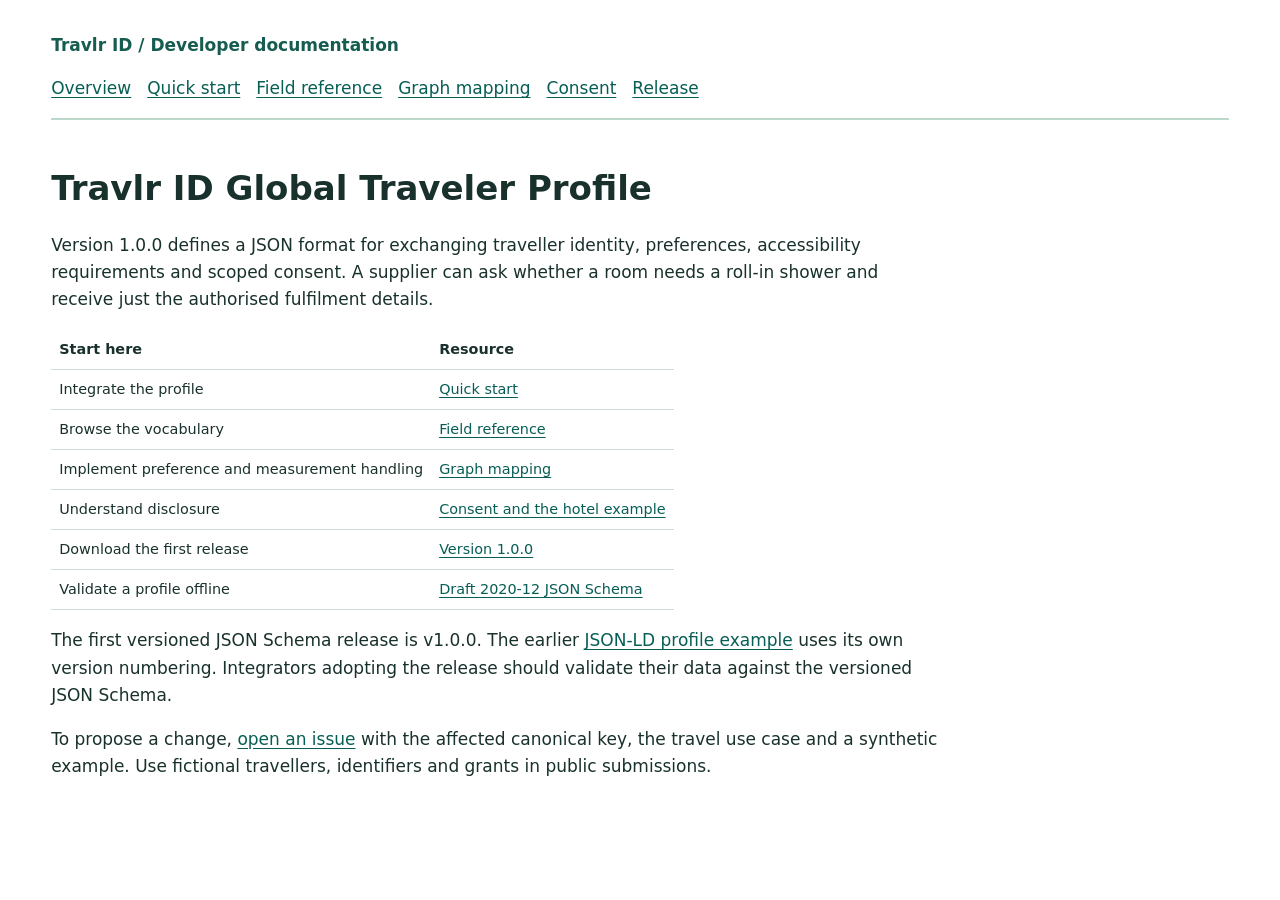
<file: index.html>
<!doctype html><html lang="en"><meta charset="utf-8"><meta name="viewport" content="width=device-width,initial-scale=1"><title>Overview | Travlr ID Global Traveler Profile</title><link rel="stylesheet" href="style.css"><body><header>Travlr ID / Developer documentation</header><nav aria-label="Documentation"><a href="index.html">Overview</a> <a href="quick-start.html">Quick start</a> <a href="field-reference.html">Field reference</a> <a href="graph-mapping.html">Graph mapping</a> <a href="consent.html">Consent</a> <a href="release-notes.html">Release</a></nav><main><h1 id="travlr-id-global-traveler-profile">Travlr ID Global Traveler
Profile</h1>
<p>Version 1.0.0 defines a JSON format for exchanging traveller
identity, preferences, accessibility requirements and scoped consent. A
supplier can ask whether a room needs a roll-in shower and receive just
the authorised fulfilment details.</p>
<table>
<thead>
<tr class="header">
<th>Start here</th>
<th>Resource</th>
</tr>
</thead>
<tbody>
<tr class="odd">
<td>Integrate the profile</td>
<td><a href="quick-start.html">Quick start</a></td>
</tr>
<tr class="even">
<td>Browse the vocabulary</td>
<td><a href="field-reference.html">Field reference</a></td>
</tr>
<tr class="odd">
<td>Implement preference and measurement handling</td>
<td><a href="graph-mapping.html">Graph mapping</a></td>
</tr>
<tr class="even">
<td>Understand disclosure</td>
<td><a href="consent.html">Consent and the hotel example</a></td>
</tr>
<tr class="odd">
<td>Download the first release</td>
<td><a href="release-notes.html">Version 1.0.0</a></td>
</tr>
<tr class="even">
<td>Validate a profile offline</td>
<td><a href="traveler-profile/1.0.0/schema.json">Draft 2020-12 JSON
Schema</a></td>
</tr>
</tbody>
</table>
<p>The first versioned JSON Schema release is v1.0.0. The earlier <a
href="https://github.com/geemann-travlrid/profileschema/blob/main/Schema">JSON-LD
profile example</a> uses its own version numbering. Integrators adopting
the release should validate their data against the versioned JSON
Schema.</p>
<p>To propose a change, <a
href="https://github.com/geemann-travlrid/profileschema/issues">open an
issue</a> with the affected canonical key, the travel use case and a
synthetic example. Use fictional travellers, identifiers and grants in
public submissions.</p>
</main></body></html>
</file>
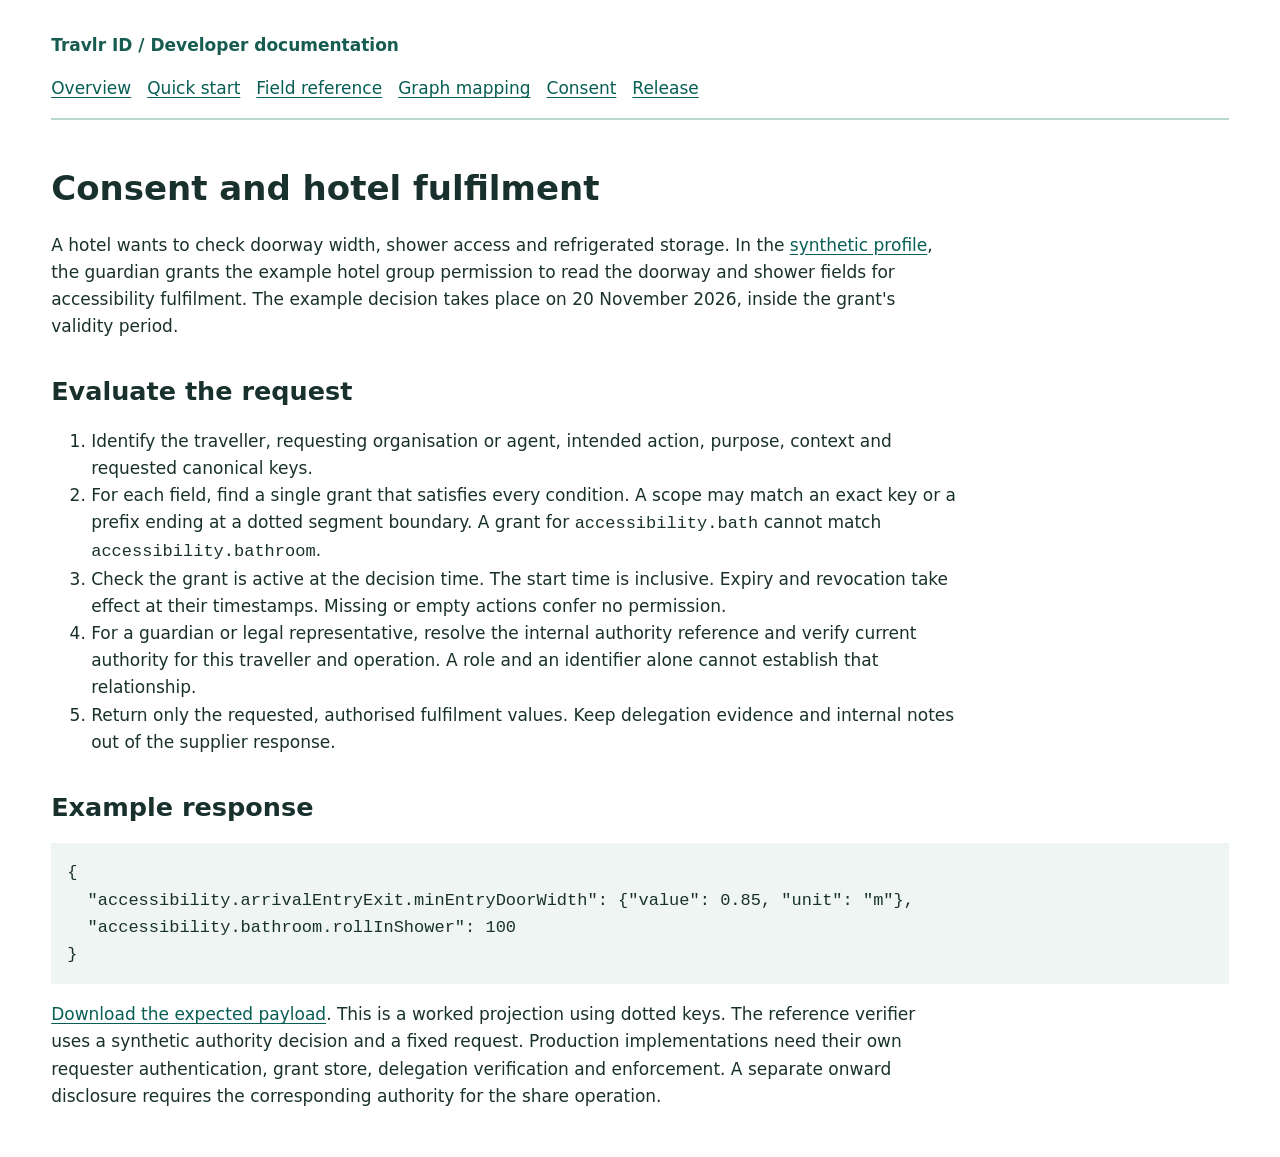
<file: consent.html>
<!doctype html><html lang="en"><meta charset="utf-8"><meta name="viewport" content="width=device-width,initial-scale=1"><title>Consent | Travlr ID Global Traveler Profile</title><link rel="stylesheet" href="style.css"><body><header>Travlr ID / Developer documentation</header><nav aria-label="Documentation"><a href="index.html">Overview</a> <a href="quick-start.html">Quick start</a> <a href="field-reference.html">Field reference</a> <a href="graph-mapping.html">Graph mapping</a> <a href="consent.html">Consent</a> <a href="release-notes.html">Release</a></nav><main><h1 id="consent-and-hotel-fulfilment">Consent and hotel fulfilment</h1>
<p>A hotel wants to check doorway width, shower access and refrigerated
storage. In the <a href="examples/traveller.json">synthetic profile</a>,
the guardian grants the example hotel group permission to read the
doorway and shower fields for accessibility fulfilment. The example
decision takes place on 20 November 2026, inside the grant's validity
period.</p>
<h2 id="evaluate-the-request">Evaluate the request</h2>
<ol type="1">
<li>Identify the traveller, requesting organisation or agent, intended
action, purpose, context and requested canonical keys.</li>
<li>For each field, find a single grant that satisfies every condition.
A scope may match an exact key or a prefix ending at a dotted segment
boundary. A grant for <code>accessibility.bath</code> cannot match
<code>accessibility.bathroom</code>.</li>
<li>Check the grant is active at the decision time. The start time is
inclusive. Expiry and revocation take effect at their timestamps.
Missing or empty actions confer no permission.</li>
<li>For a guardian or legal representative, resolve the internal
authority reference and verify current authority for this traveller and
operation. A role and an identifier alone cannot establish that
relationship.</li>
<li>Return only the requested, authorised fulfilment values. Keep
delegation evidence and internal notes out of the supplier
response.</li>
</ol>
<h2 id="example-response">Example response</h2>
<div class="sourceCode" id="cb1"><pre
class="sourceCode json"><code class="sourceCode json"><span id="cb1-1"><a href="#cb1-1" aria-hidden="true" tabindex="-1"></a><span class="fu">{</span></span>
<span id="cb1-2"><a href="#cb1-2" aria-hidden="true" tabindex="-1"></a>  <span class="dt">&quot;accessibility.arrivalEntryExit.minEntryDoorWidth&quot;</span><span class="fu">:</span> <span class="fu">{</span><span class="dt">&quot;value&quot;</span><span class="fu">:</span> <span class="dv">0</span><span class="er">.</span><span class="dv">85</span><span class="fu">,</span> <span class="dt">&quot;unit&quot;</span><span class="fu">:</span> <span class="st">&quot;m&quot;</span><span class="fu">},</span></span>
<span id="cb1-3"><a href="#cb1-3" aria-hidden="true" tabindex="-1"></a>  <span class="dt">&quot;accessibility.bathroom.rollInShower&quot;</span><span class="fu">:</span> <span class="dv">100</span></span>
<span id="cb1-4"><a href="#cb1-4" aria-hidden="true" tabindex="-1"></a><span class="fu">}</span></span></code></pre></div>
<p><a href="examples/hotel-payload.json">Download the expected
payload</a>. This is a worked projection using dotted keys. The
reference verifier uses a synthetic authority decision and a fixed
request. Production implementations need their own requester
authentication, grant store, delegation verification and enforcement. A
separate onward disclosure requires the corresponding authority for the
share operation.</p>
</main></body></html>
</file>
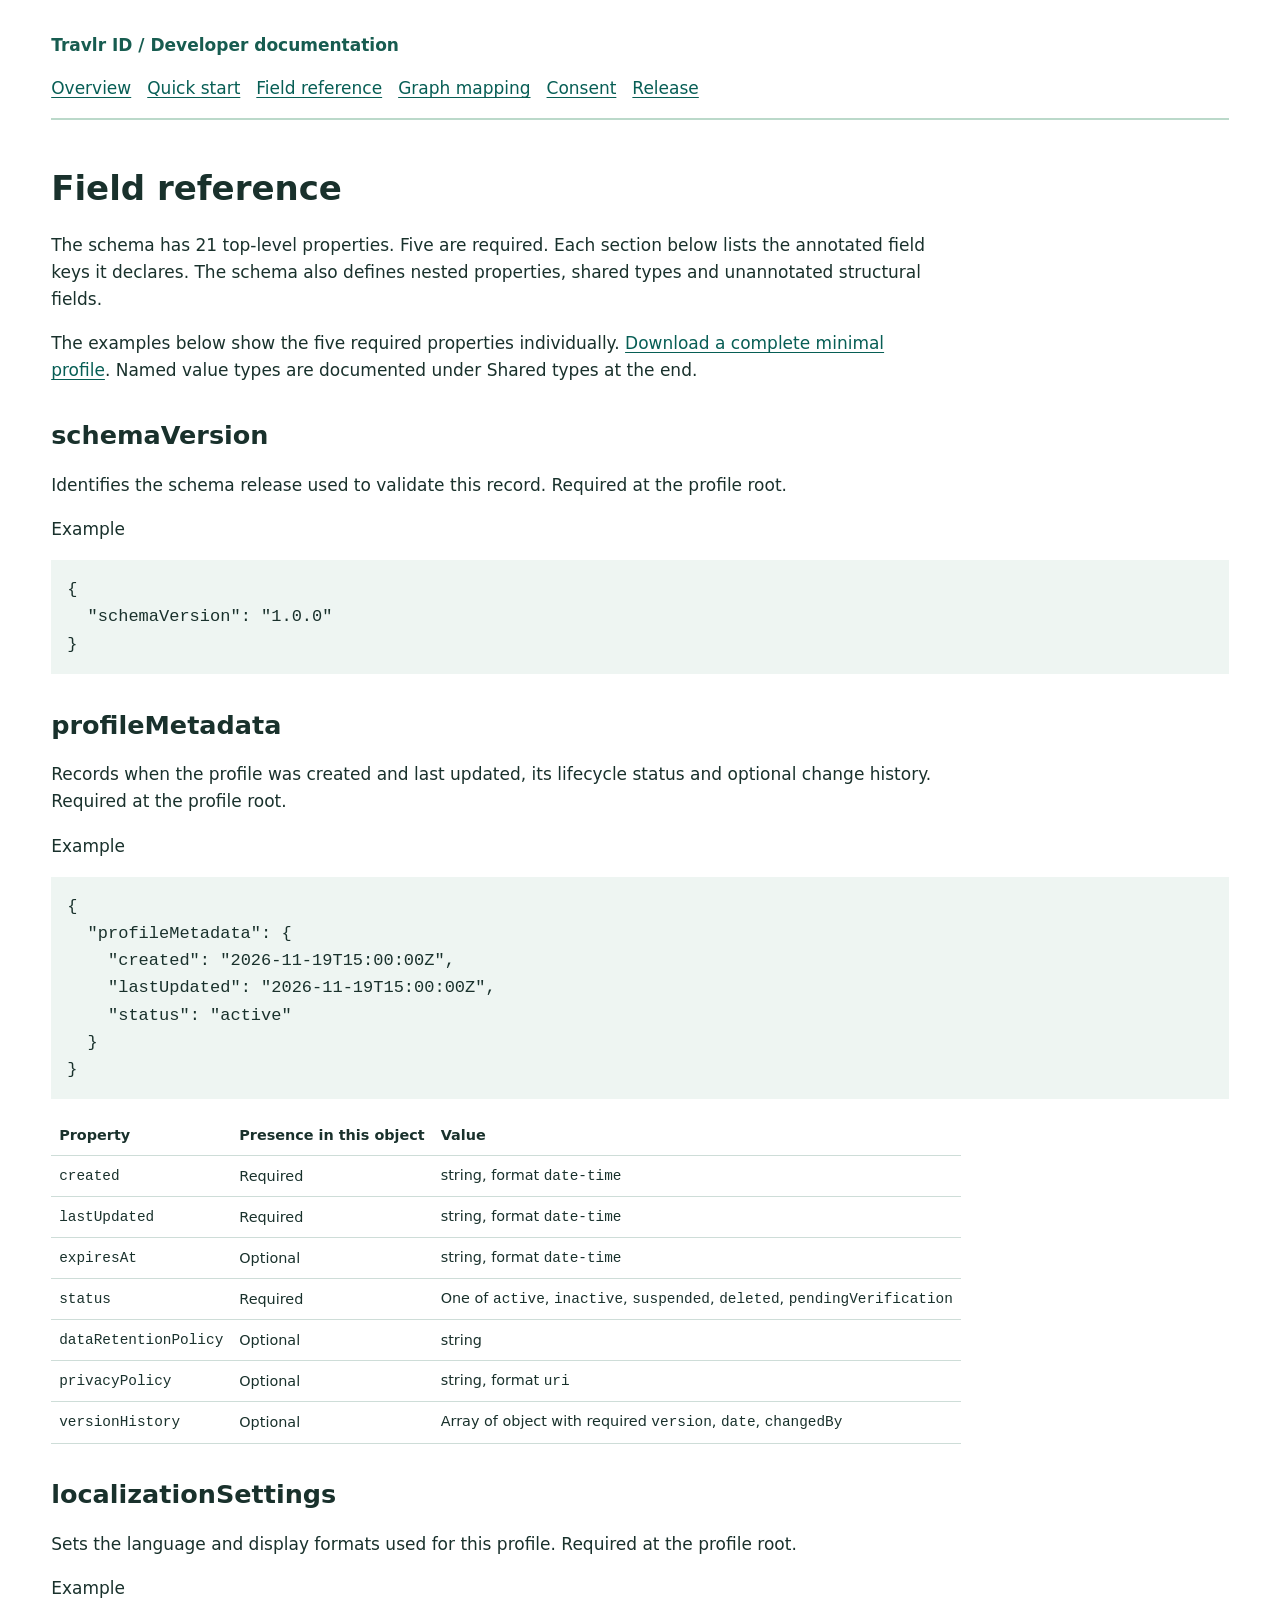
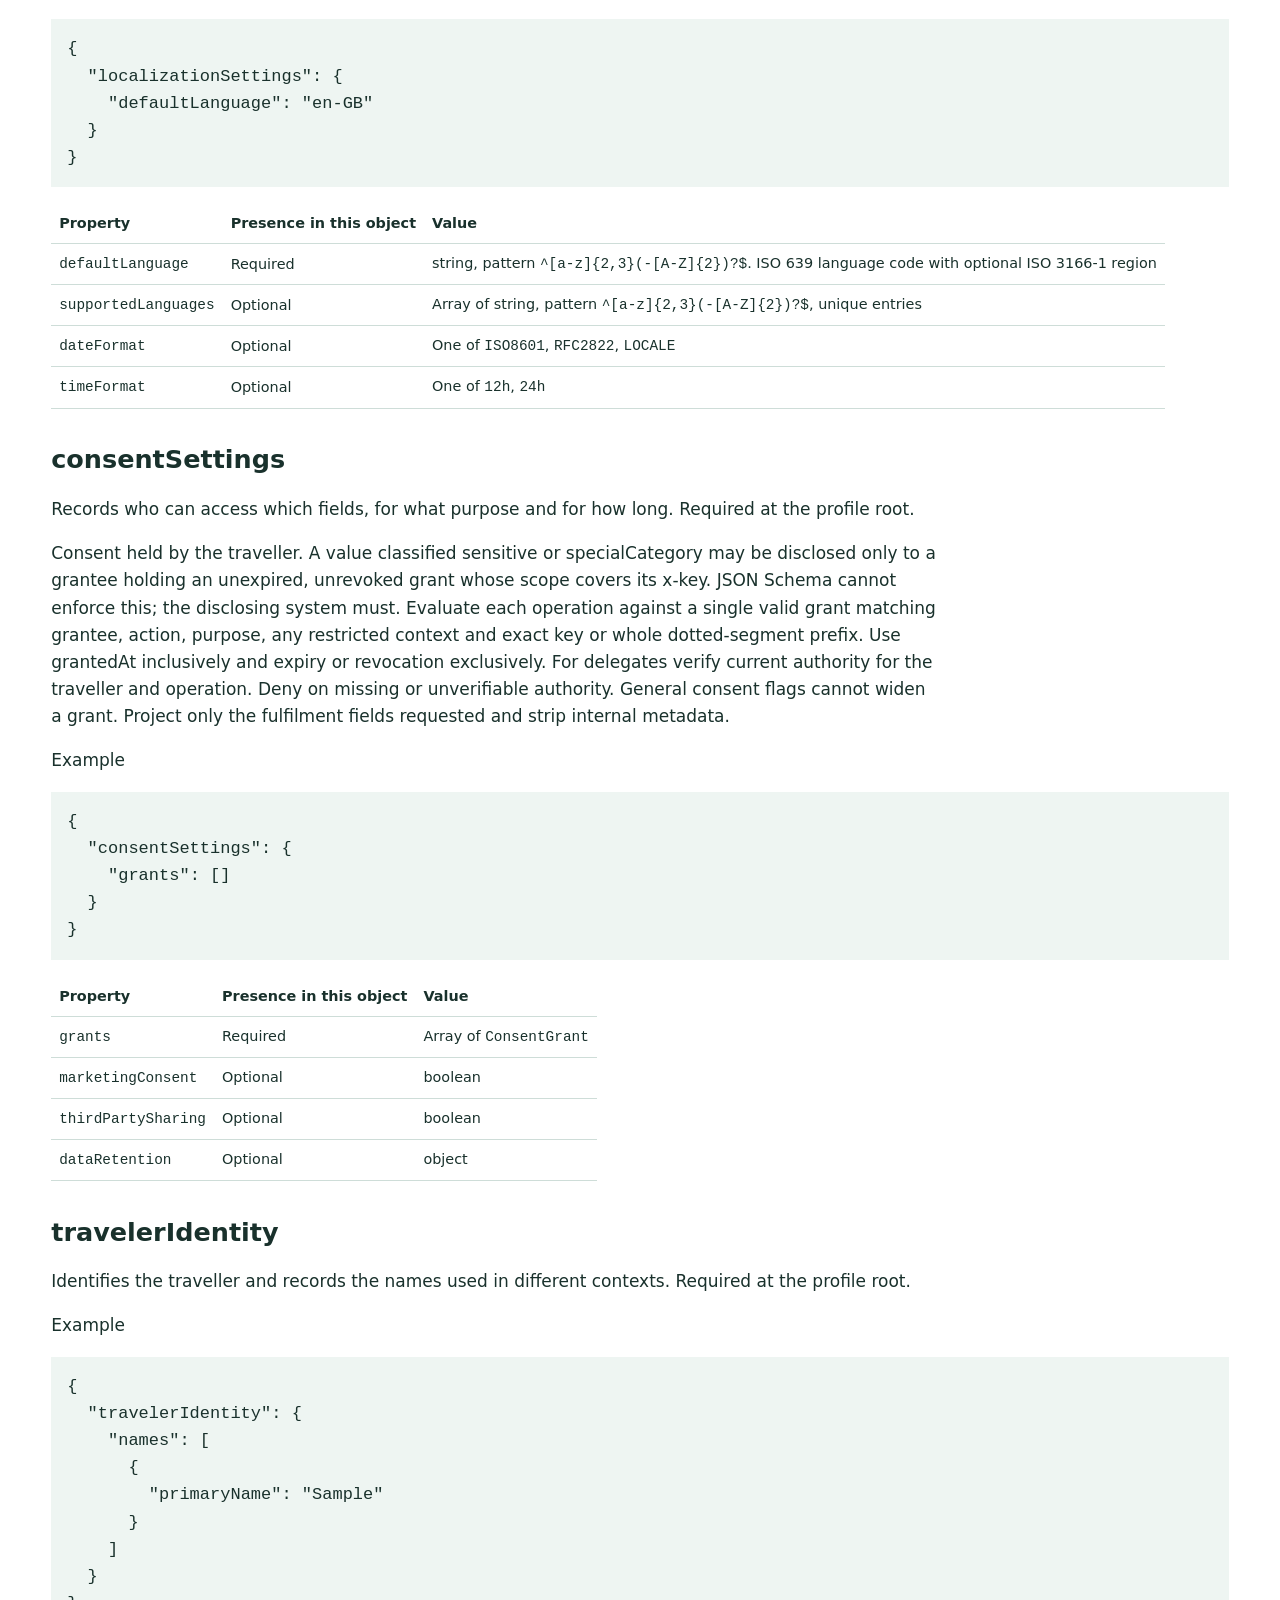
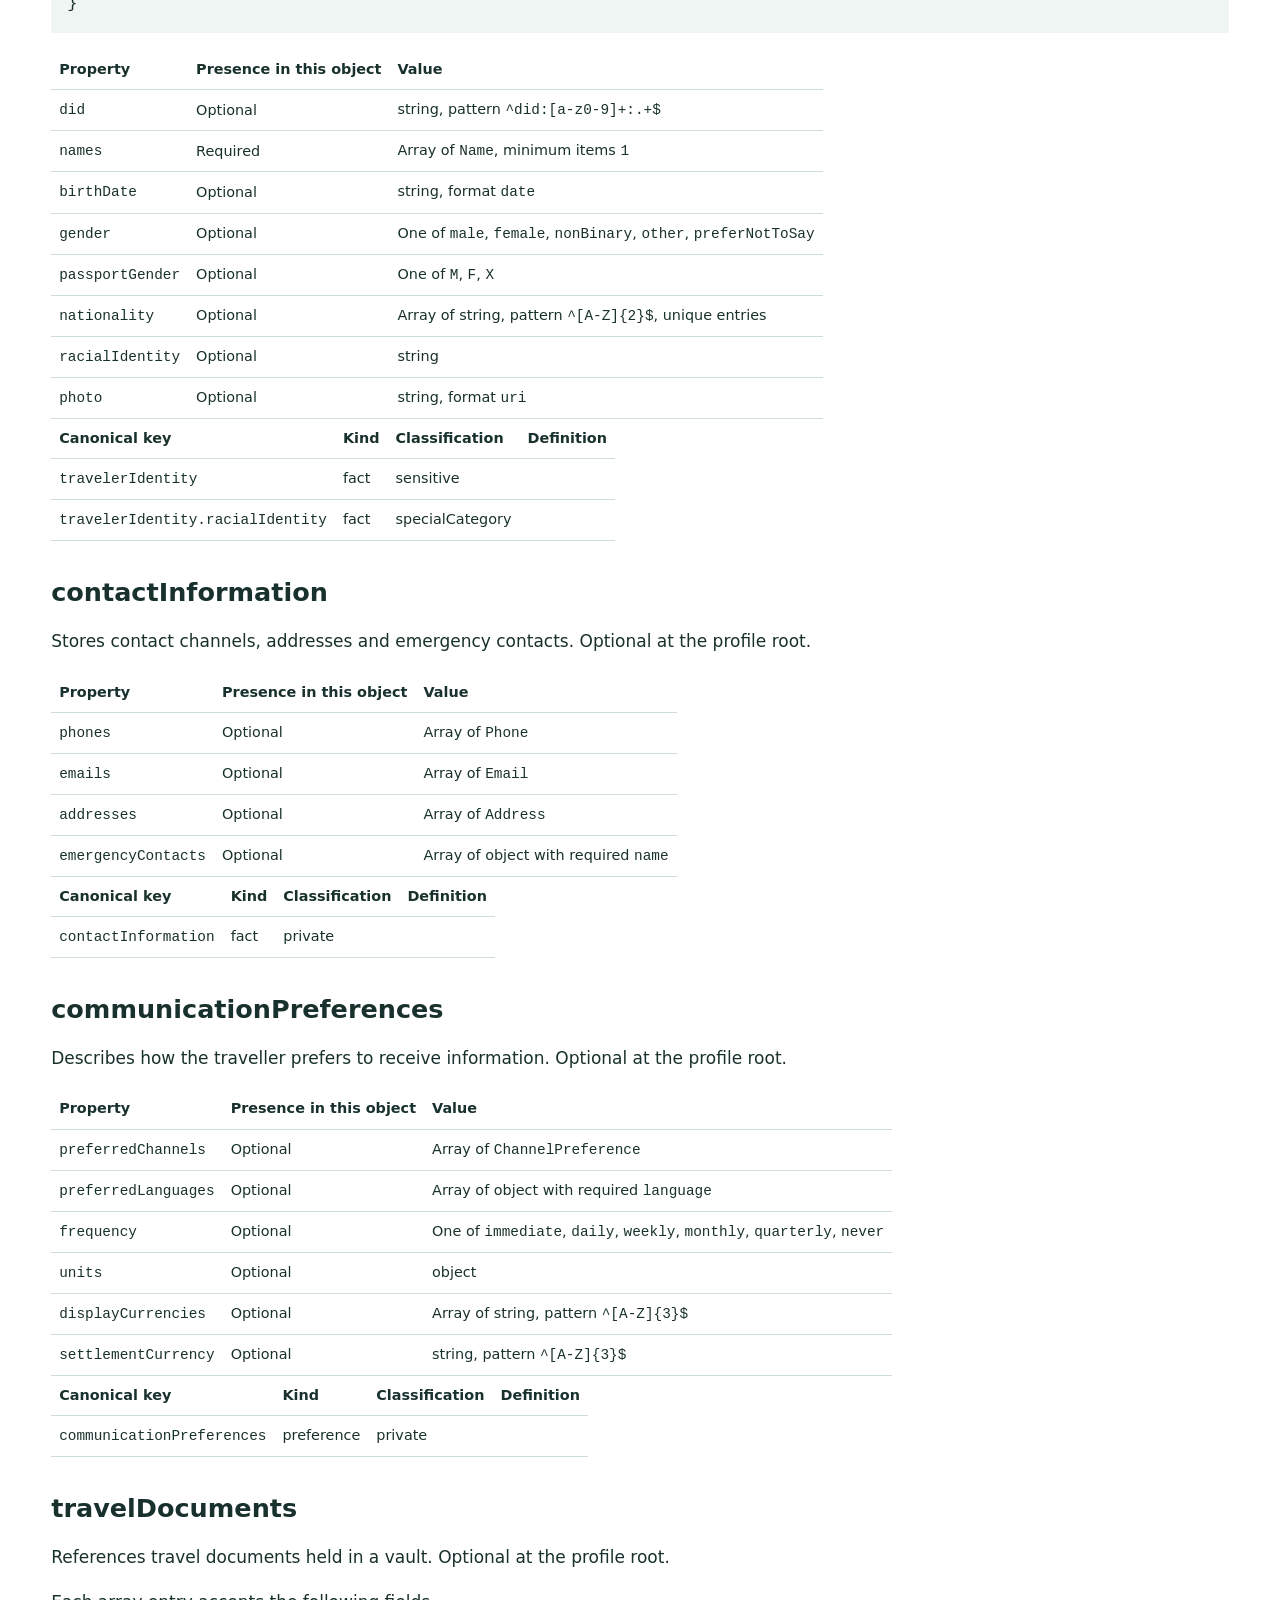
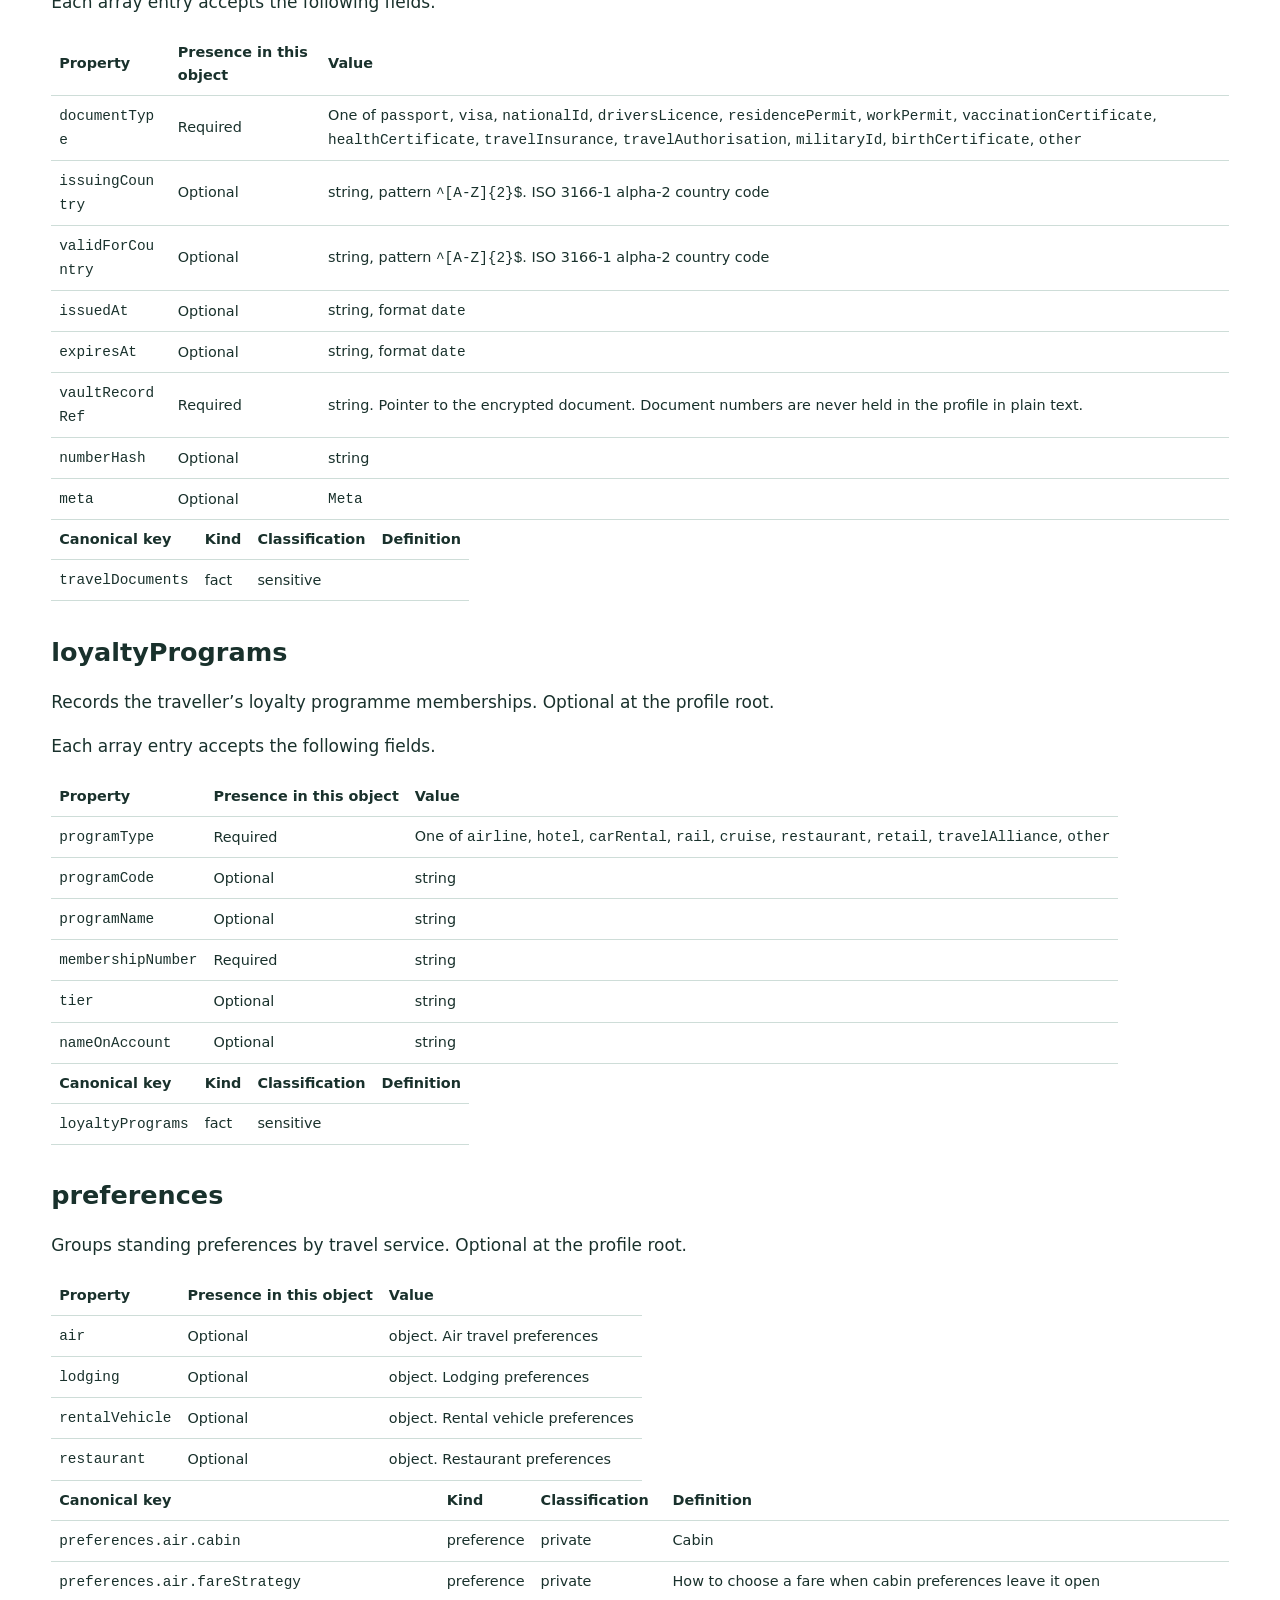
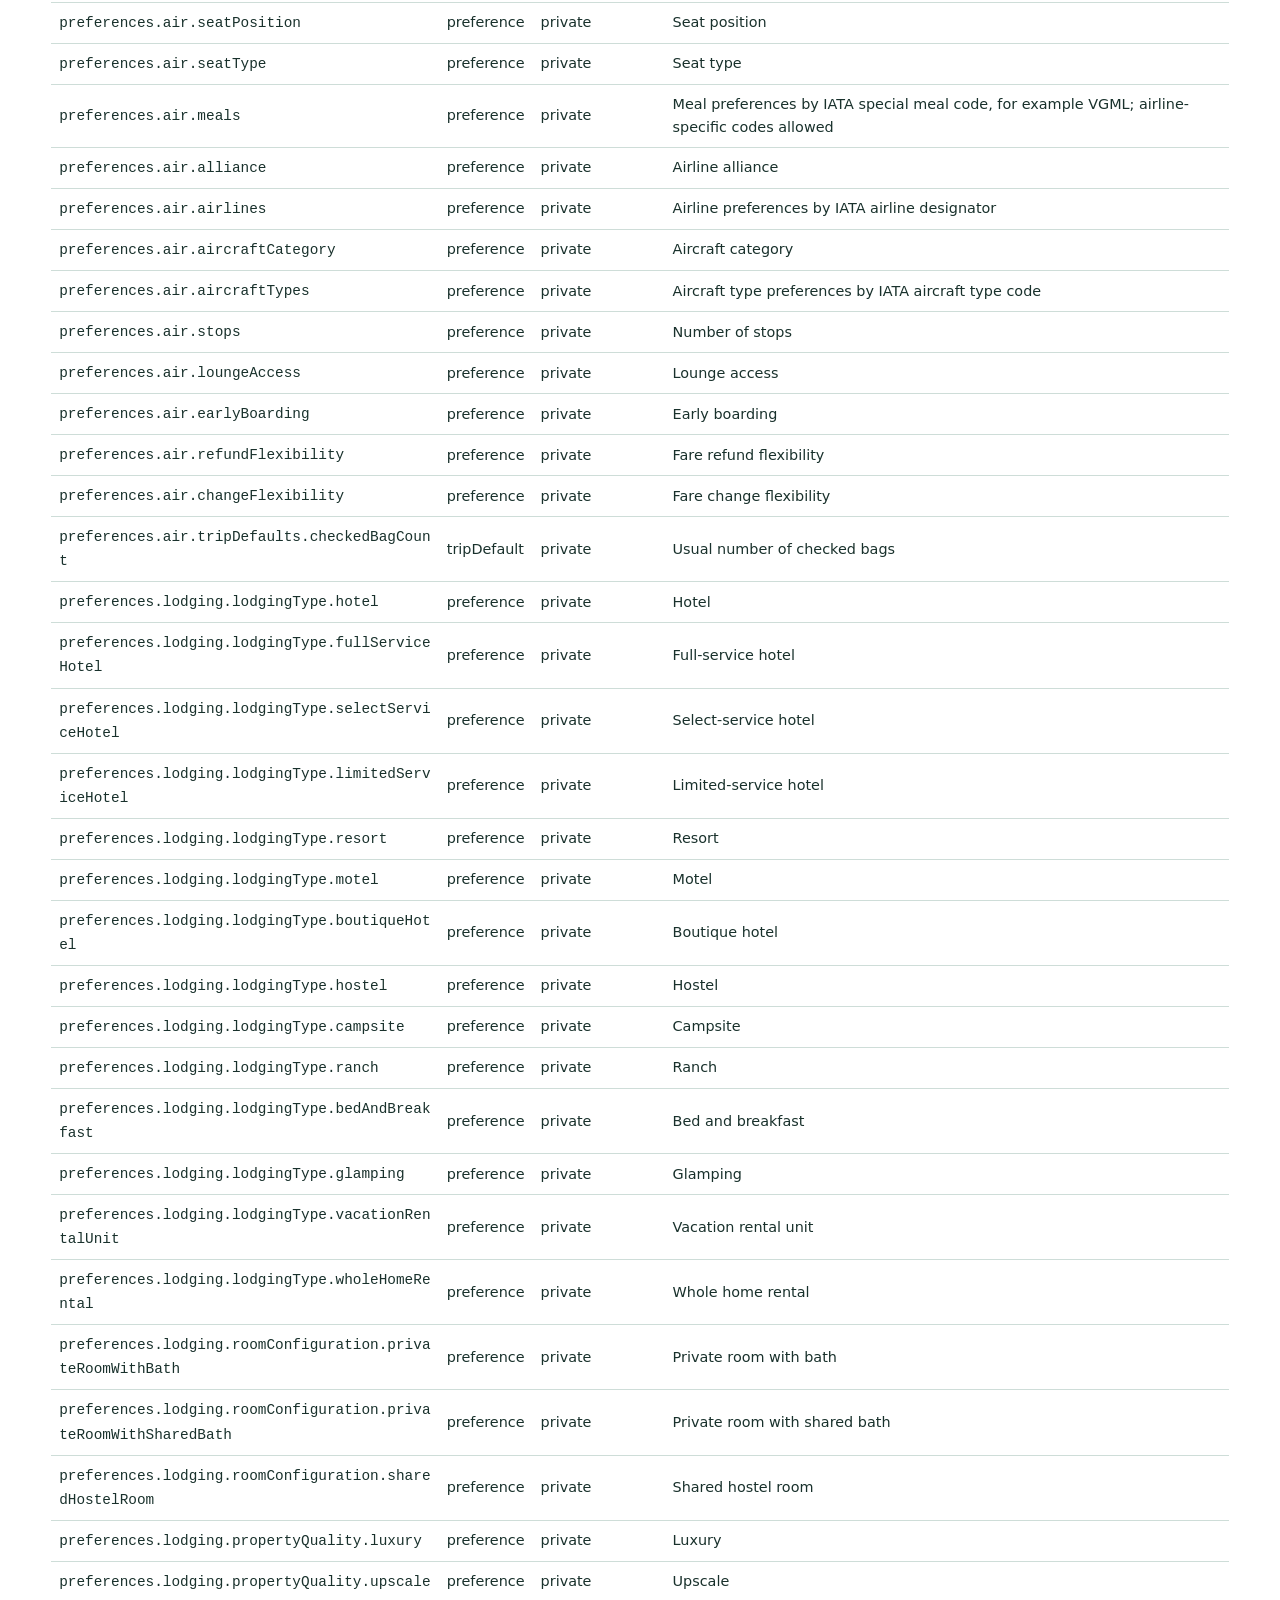
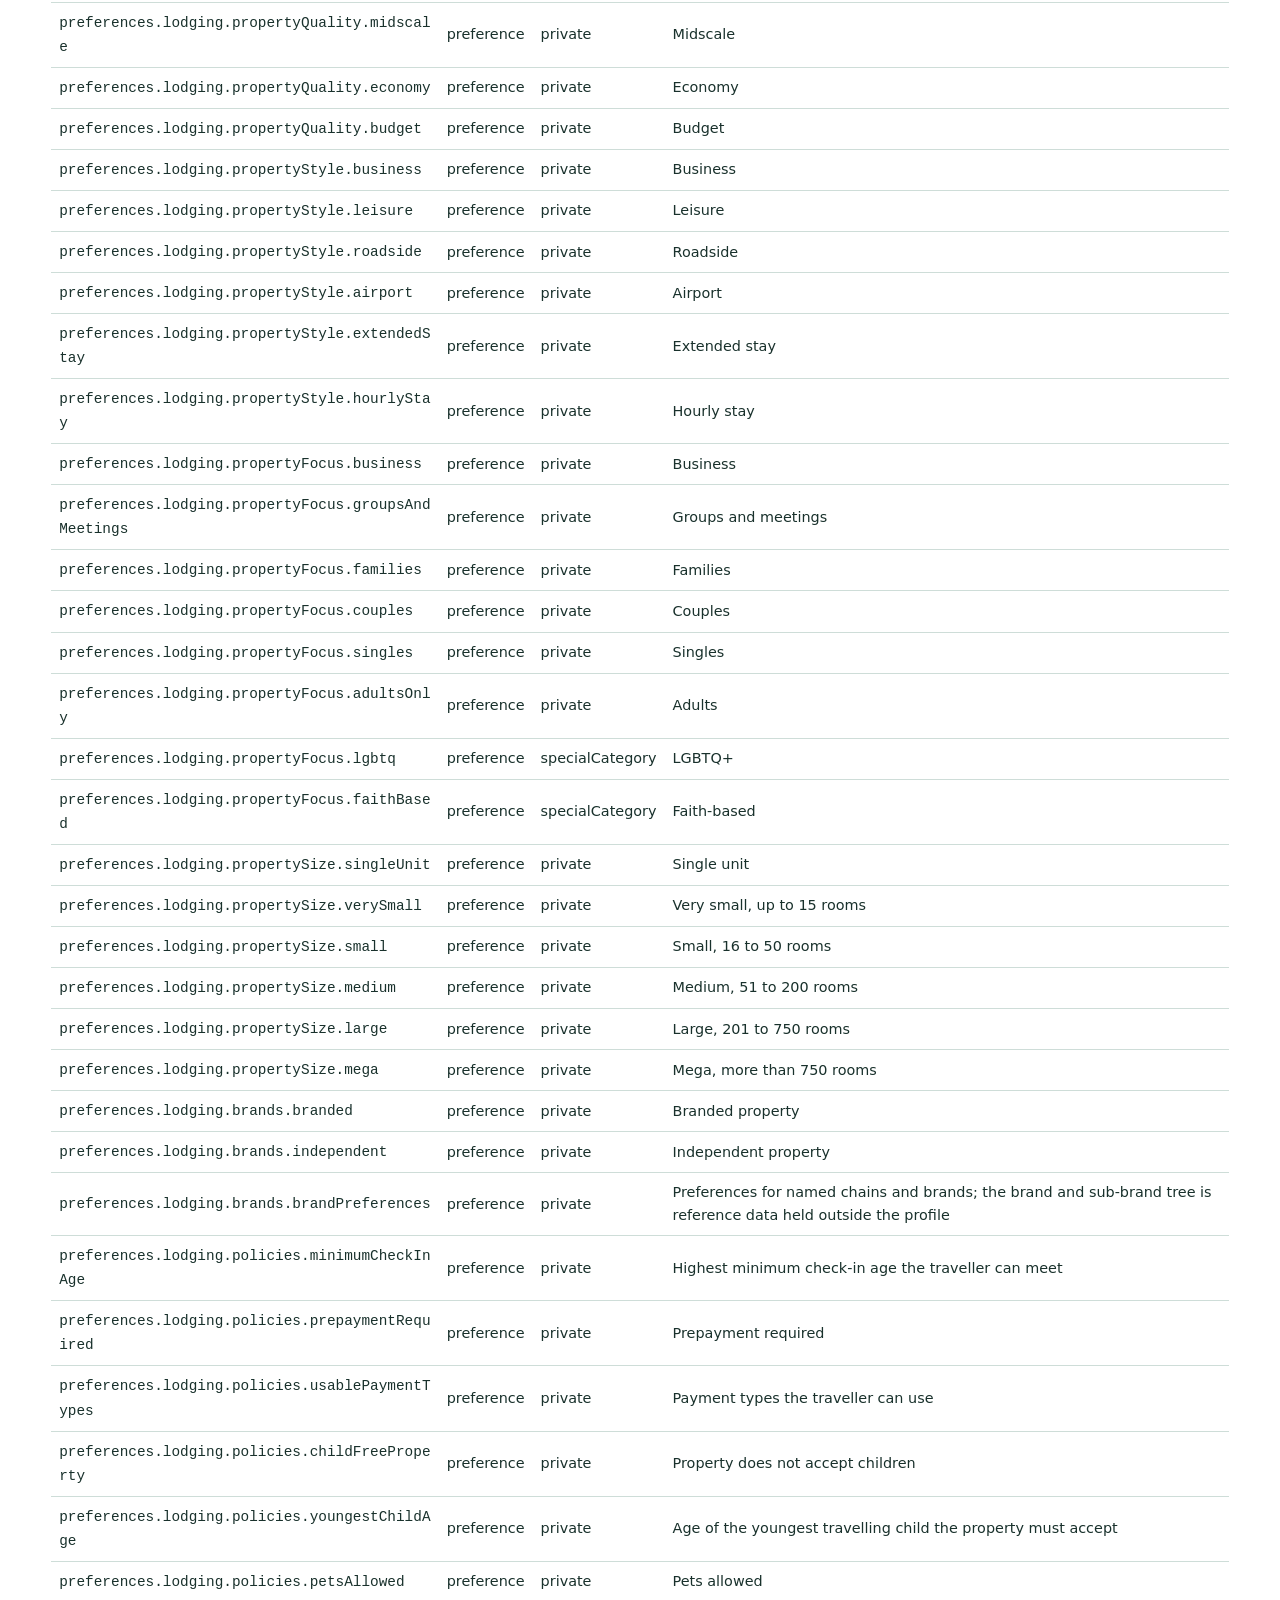
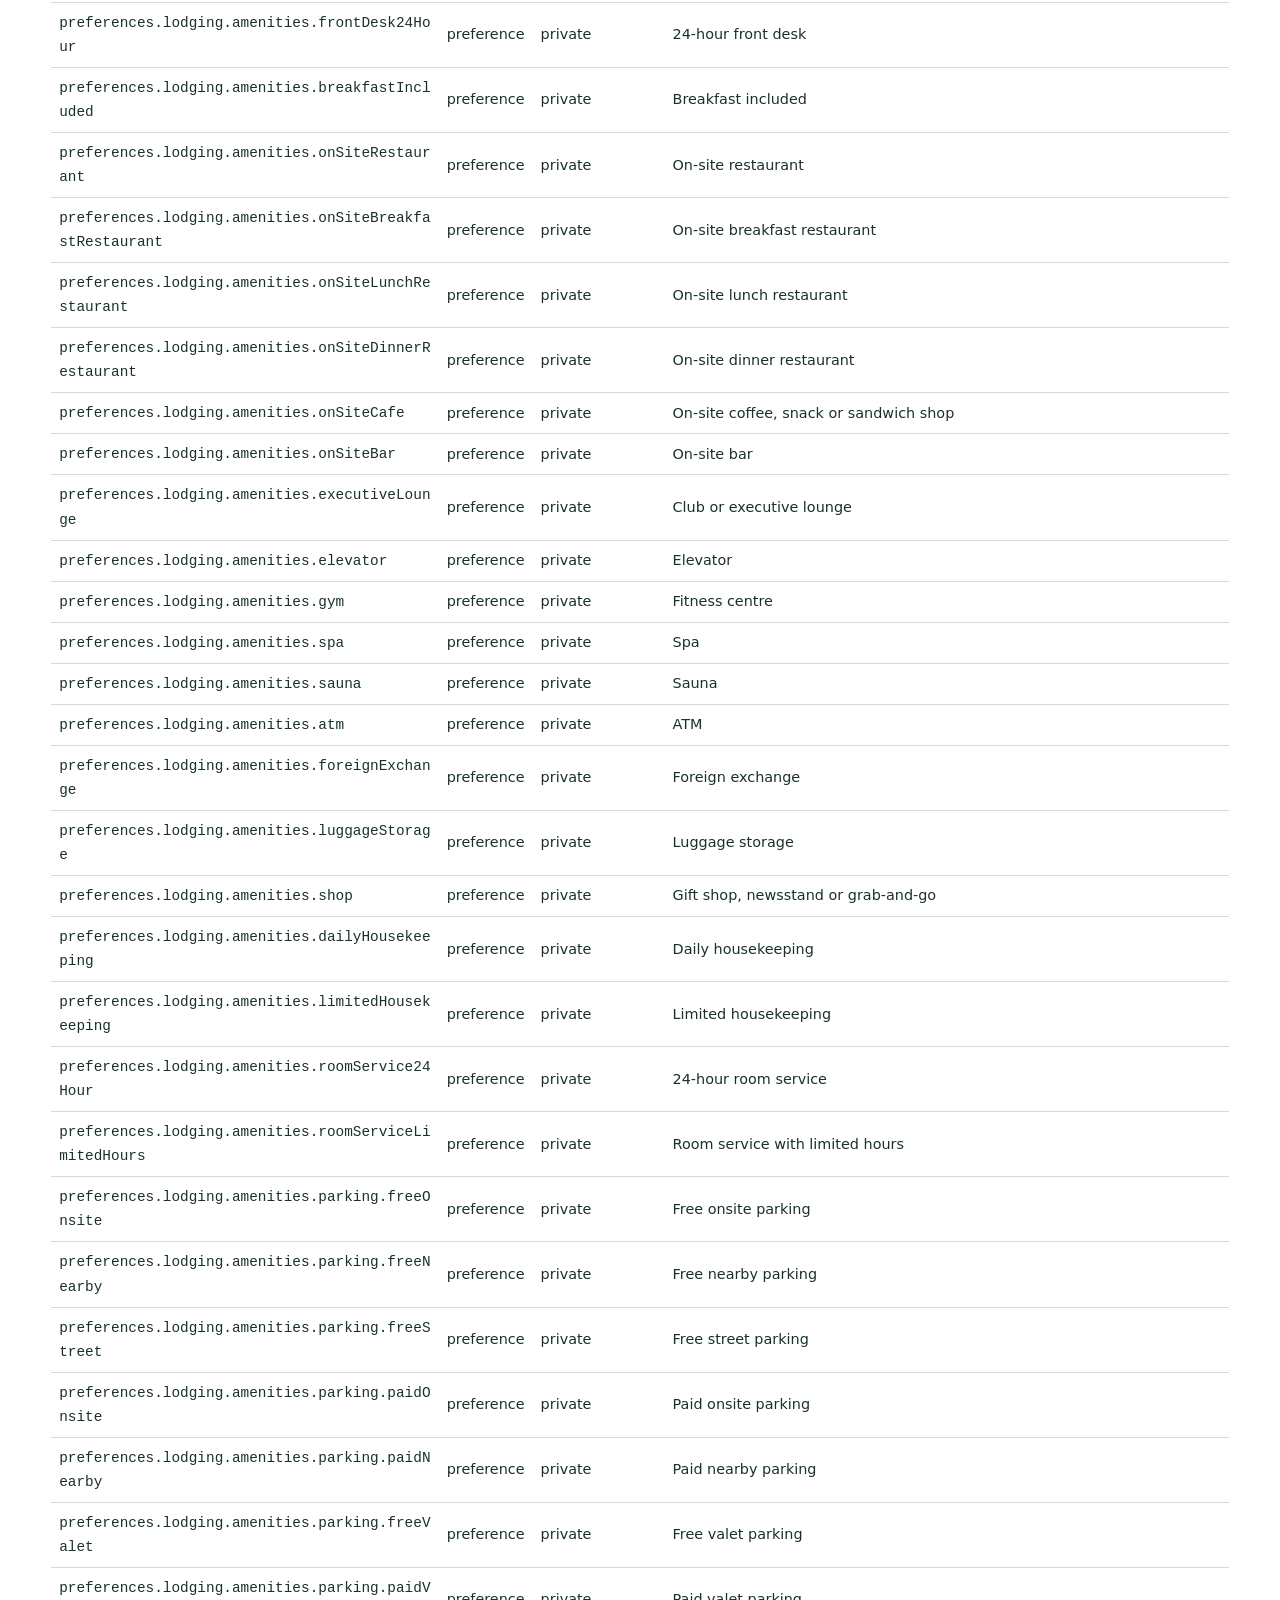
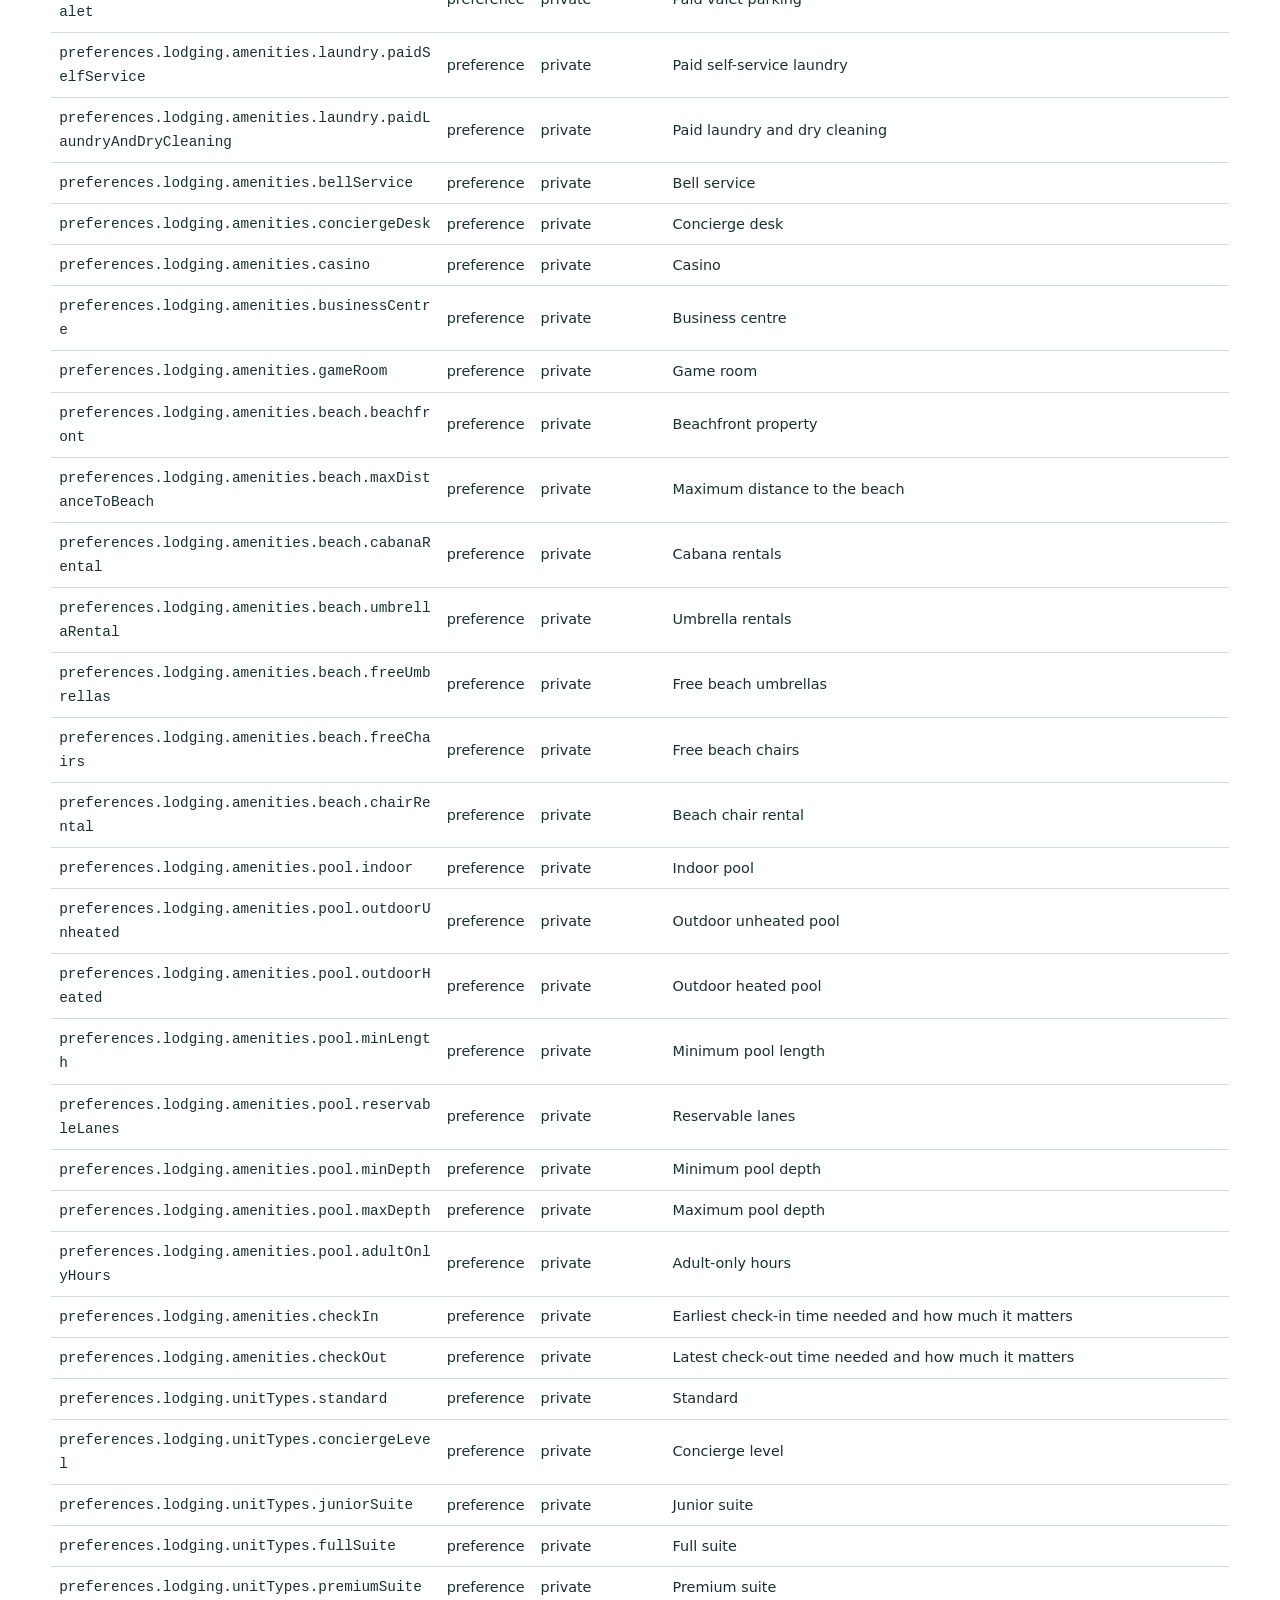
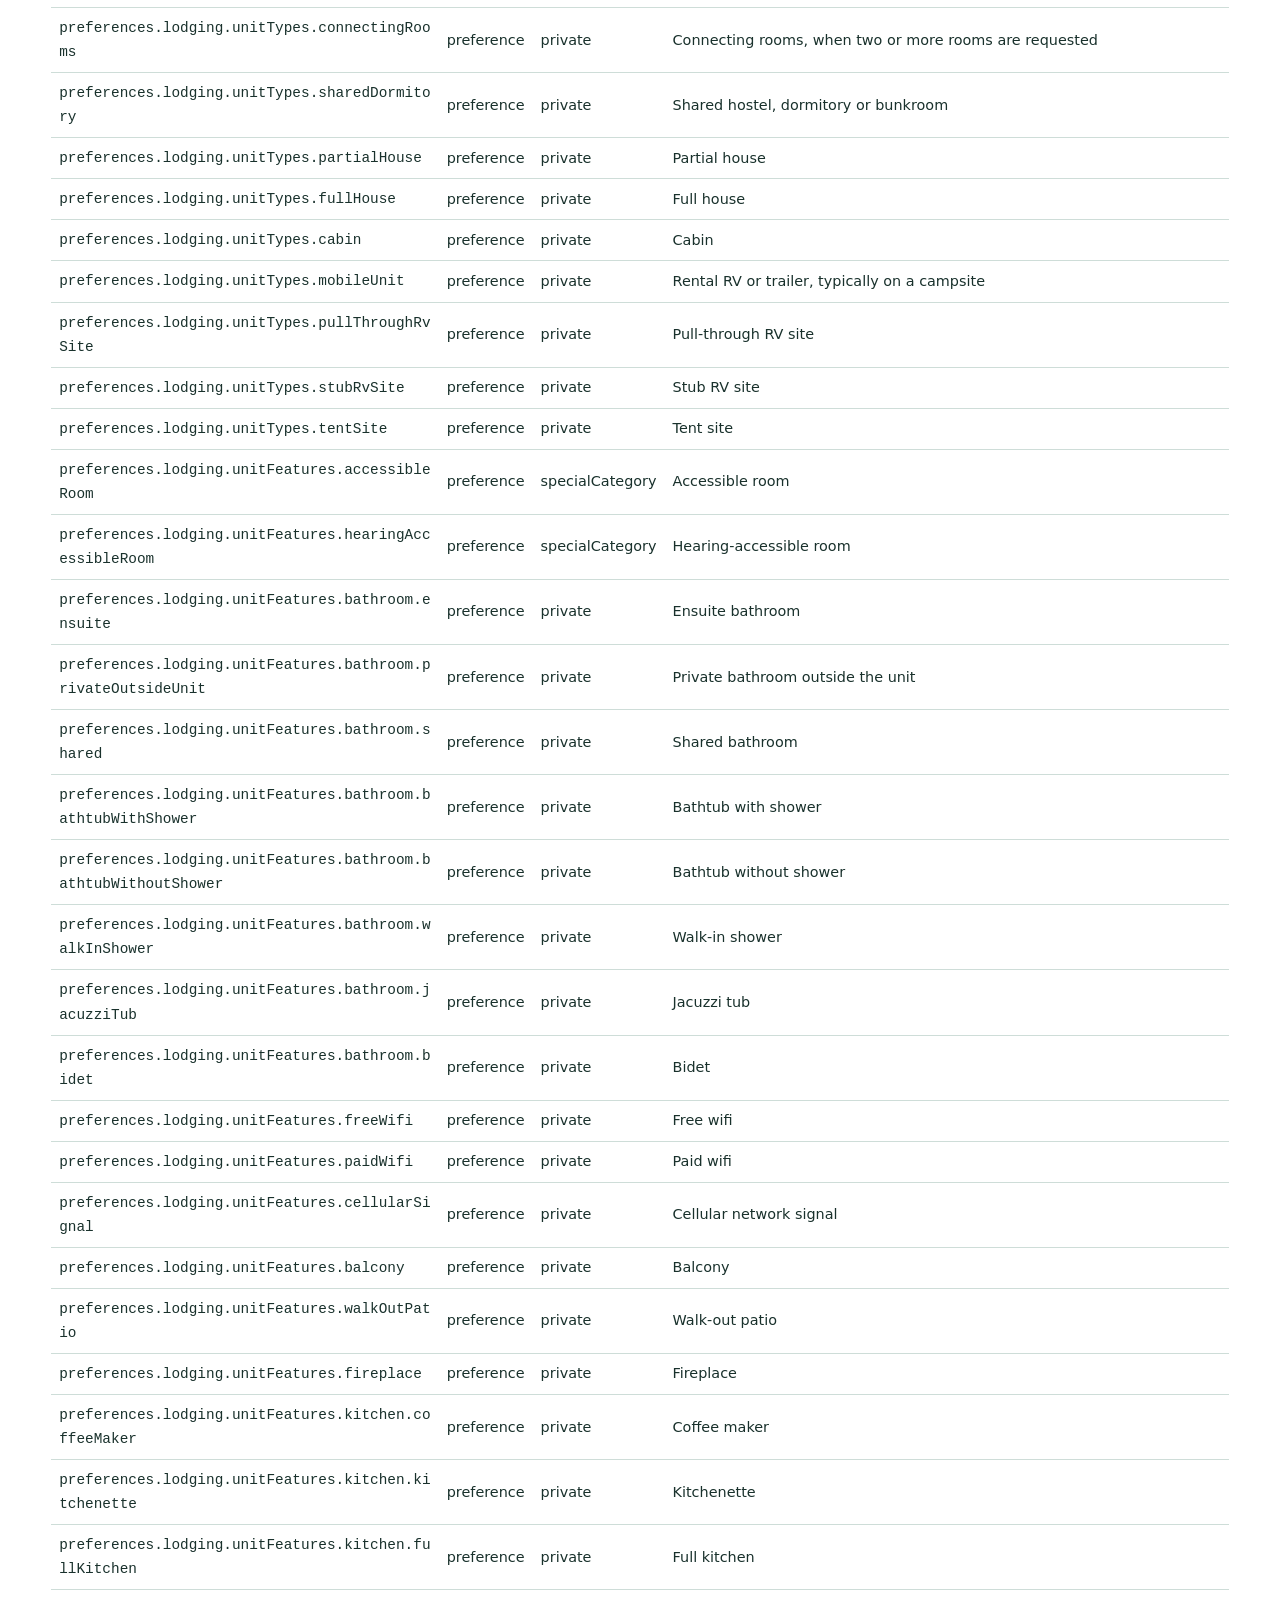
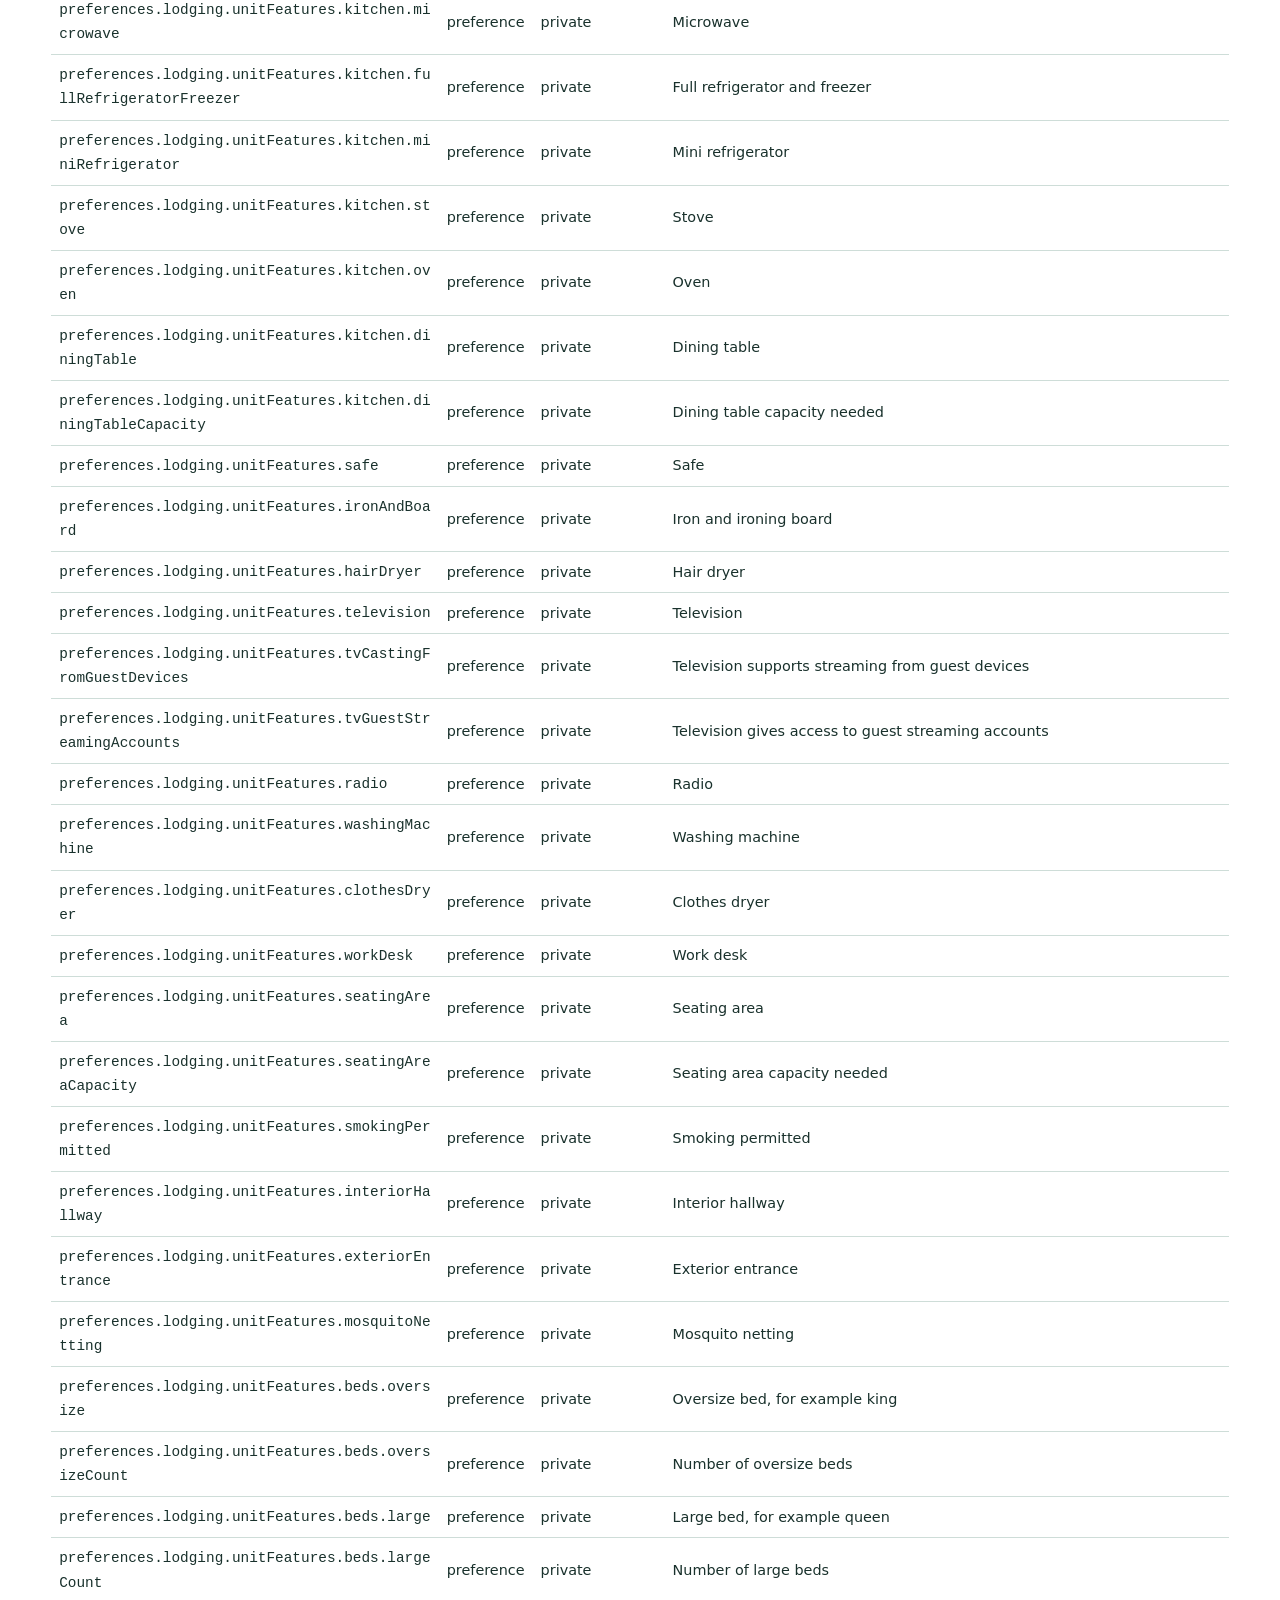
<file: field-reference.html>
<!doctype html><html lang="en"><meta charset="utf-8"><meta name="viewport" content="width=device-width,initial-scale=1"><title>Field reference | Travlr ID Global Traveler Profile</title><link rel="stylesheet" href="style.css"><body><header>Travlr ID / Developer documentation</header><nav aria-label="Documentation"><a href="index.html">Overview</a> <a href="quick-start.html">Quick start</a> <a href="field-reference.html">Field reference</a> <a href="graph-mapping.html">Graph mapping</a> <a href="consent.html">Consent</a> <a href="release-notes.html">Release</a></nav><main><h1 id="field-reference">Field reference</h1>
<p>The schema has 21 top-level properties. Five are required. Each
section below lists the annotated field keys it declares. The schema
also defines nested properties, shared types and unannotated structural
fields.</p>
<p>The examples below show the five required properties individually. <a
href="examples/minimal.json">Download a complete minimal profile</a>.
Named value types are documented under Shared types at the end.</p>
<h2 id="schemaversion">schemaVersion</h2>
<p>Identifies the schema release used to validate this record. Required
at the profile root.</p>
<p>Example</p>
<div class="sourceCode" id="cb1"><pre
class="sourceCode json"><code class="sourceCode json"><span id="cb1-1"><a href="#cb1-1" aria-hidden="true" tabindex="-1"></a><span class="fu">{</span></span>
<span id="cb1-2"><a href="#cb1-2" aria-hidden="true" tabindex="-1"></a>  <span class="dt">&quot;schemaVersion&quot;</span><span class="fu">:</span> <span class="st">&quot;1.0.0&quot;</span></span>
<span id="cb1-3"><a href="#cb1-3" aria-hidden="true" tabindex="-1"></a><span class="fu">}</span></span></code></pre></div>
<h2 id="profilemetadata">profileMetadata</h2>
<p>Records when the profile was created and last updated, its lifecycle
status and optional change history. Required at the profile root.</p>
<p>Example</p>
<div class="sourceCode" id="cb2"><pre
class="sourceCode json"><code class="sourceCode json"><span id="cb2-1"><a href="#cb2-1" aria-hidden="true" tabindex="-1"></a><span class="fu">{</span></span>
<span id="cb2-2"><a href="#cb2-2" aria-hidden="true" tabindex="-1"></a>  <span class="dt">&quot;profileMetadata&quot;</span><span class="fu">:</span> <span class="fu">{</span></span>
<span id="cb2-3"><a href="#cb2-3" aria-hidden="true" tabindex="-1"></a>    <span class="dt">&quot;created&quot;</span><span class="fu">:</span> <span class="st">&quot;2026-11-19T15:00:00Z&quot;</span><span class="fu">,</span></span>
<span id="cb2-4"><a href="#cb2-4" aria-hidden="true" tabindex="-1"></a>    <span class="dt">&quot;lastUpdated&quot;</span><span class="fu">:</span> <span class="st">&quot;2026-11-19T15:00:00Z&quot;</span><span class="fu">,</span></span>
<span id="cb2-5"><a href="#cb2-5" aria-hidden="true" tabindex="-1"></a>    <span class="dt">&quot;status&quot;</span><span class="fu">:</span> <span class="st">&quot;active&quot;</span></span>
<span id="cb2-6"><a href="#cb2-6" aria-hidden="true" tabindex="-1"></a>  <span class="fu">}</span></span>
<span id="cb2-7"><a href="#cb2-7" aria-hidden="true" tabindex="-1"></a><span class="fu">}</span></span></code></pre></div>
<table>
<thead>
<tr class="header">
<th>Property</th>
<th>Presence in this object</th>
<th>Value</th>
</tr>
</thead>
<tbody>
<tr class="odd">
<td><code>created</code></td>
<td>Required</td>
<td>string, format <code>date-time</code></td>
</tr>
<tr class="even">
<td><code>lastUpdated</code></td>
<td>Required</td>
<td>string, format <code>date-time</code></td>
</tr>
<tr class="odd">
<td><code>expiresAt</code></td>
<td>Optional</td>
<td>string, format <code>date-time</code></td>
</tr>
<tr class="even">
<td><code>status</code></td>
<td>Required</td>
<td>One of <code>active</code>, <code>inactive</code>,
<code>suspended</code>, <code>deleted</code>,
<code>pendingVerification</code></td>
</tr>
<tr class="odd">
<td><code>dataRetentionPolicy</code></td>
<td>Optional</td>
<td>string</td>
</tr>
<tr class="even">
<td><code>privacyPolicy</code></td>
<td>Optional</td>
<td>string, format <code>uri</code></td>
</tr>
<tr class="odd">
<td><code>versionHistory</code></td>
<td>Optional</td>
<td>Array of object with required <code>version</code>,
<code>date</code>, <code>changedBy</code></td>
</tr>
</tbody>
</table>
<h2 id="localizationsettings">localizationSettings</h2>
<p>Sets the language and display formats used for this profile. Required
at the profile root.</p>
<p>Example</p>
<div class="sourceCode" id="cb3"><pre
class="sourceCode json"><code class="sourceCode json"><span id="cb3-1"><a href="#cb3-1" aria-hidden="true" tabindex="-1"></a><span class="fu">{</span></span>
<span id="cb3-2"><a href="#cb3-2" aria-hidden="true" tabindex="-1"></a>  <span class="dt">&quot;localizationSettings&quot;</span><span class="fu">:</span> <span class="fu">{</span></span>
<span id="cb3-3"><a href="#cb3-3" aria-hidden="true" tabindex="-1"></a>    <span class="dt">&quot;defaultLanguage&quot;</span><span class="fu">:</span> <span class="st">&quot;en-GB&quot;</span></span>
<span id="cb3-4"><a href="#cb3-4" aria-hidden="true" tabindex="-1"></a>  <span class="fu">}</span></span>
<span id="cb3-5"><a href="#cb3-5" aria-hidden="true" tabindex="-1"></a><span class="fu">}</span></span></code></pre></div>
<table>
<thead>
<tr class="header">
<th>Property</th>
<th>Presence in this object</th>
<th>Value</th>
</tr>
</thead>
<tbody>
<tr class="odd">
<td><code>defaultLanguage</code></td>
<td>Required</td>
<td>string, pattern <code>^[a-z]{2,3}(-[A-Z]{2})?$</code>. ISO 639
language code with optional ISO 3166-1 region</td>
</tr>
<tr class="even">
<td><code>supportedLanguages</code></td>
<td>Optional</td>
<td>Array of string, pattern <code>^[a-z]{2,3}(-[A-Z]{2})?$</code>,
unique entries</td>
</tr>
<tr class="odd">
<td><code>dateFormat</code></td>
<td>Optional</td>
<td>One of <code>ISO8601</code>, <code>RFC2822</code>,
<code>LOCALE</code></td>
</tr>
<tr class="even">
<td><code>timeFormat</code></td>
<td>Optional</td>
<td>One of <code>12h</code>, <code>24h</code></td>
</tr>
</tbody>
</table>
<h2 id="consentsettings">consentSettings</h2>
<p>Records who can access which fields, for what purpose and for how
long. Required at the profile root.</p>
<p>Consent held by the traveller. A value classified sensitive or
specialCategory may be disclosed only to a grantee holding an unexpired,
unrevoked grant whose scope covers its x-key. JSON Schema cannot enforce
this; the disclosing system must. Evaluate each operation against a
single valid grant matching grantee, action, purpose, any restricted
context and exact key or whole dotted-segment prefix. Use grantedAt
inclusively and expiry or revocation exclusively. For delegates verify
current authority for the traveller and operation. Deny on missing or
unverifiable authority. General consent flags cannot widen a grant.
Project only the fulfilment fields requested and strip internal
metadata.</p>
<p>Example</p>
<div class="sourceCode" id="cb4"><pre
class="sourceCode json"><code class="sourceCode json"><span id="cb4-1"><a href="#cb4-1" aria-hidden="true" tabindex="-1"></a><span class="fu">{</span></span>
<span id="cb4-2"><a href="#cb4-2" aria-hidden="true" tabindex="-1"></a>  <span class="dt">&quot;consentSettings&quot;</span><span class="fu">:</span> <span class="fu">{</span></span>
<span id="cb4-3"><a href="#cb4-3" aria-hidden="true" tabindex="-1"></a>    <span class="dt">&quot;grants&quot;</span><span class="fu">:</span> <span class="ot">[]</span></span>
<span id="cb4-4"><a href="#cb4-4" aria-hidden="true" tabindex="-1"></a>  <span class="fu">}</span></span>
<span id="cb4-5"><a href="#cb4-5" aria-hidden="true" tabindex="-1"></a><span class="fu">}</span></span></code></pre></div>
<table>
<thead>
<tr class="header">
<th>Property</th>
<th>Presence in this object</th>
<th>Value</th>
</tr>
</thead>
<tbody>
<tr class="odd">
<td><code>grants</code></td>
<td>Required</td>
<td>Array of <code>ConsentGrant</code></td>
</tr>
<tr class="even">
<td><code>marketingConsent</code></td>
<td>Optional</td>
<td>boolean</td>
</tr>
<tr class="odd">
<td><code>thirdPartySharing</code></td>
<td>Optional</td>
<td>boolean</td>
</tr>
<tr class="even">
<td><code>dataRetention</code></td>
<td>Optional</td>
<td>object</td>
</tr>
</tbody>
</table>
<h2 id="traveleridentity">travelerIdentity</h2>
<p>Identifies the traveller and records the names used in different
contexts. Required at the profile root.</p>
<p>Example</p>
<div class="sourceCode" id="cb5"><pre
class="sourceCode json"><code class="sourceCode json"><span id="cb5-1"><a href="#cb5-1" aria-hidden="true" tabindex="-1"></a><span class="fu">{</span></span>
<span id="cb5-2"><a href="#cb5-2" aria-hidden="true" tabindex="-1"></a>  <span class="dt">&quot;travelerIdentity&quot;</span><span class="fu">:</span> <span class="fu">{</span></span>
<span id="cb5-3"><a href="#cb5-3" aria-hidden="true" tabindex="-1"></a>    <span class="dt">&quot;names&quot;</span><span class="fu">:</span> <span class="ot">[</span></span>
<span id="cb5-4"><a href="#cb5-4" aria-hidden="true" tabindex="-1"></a>      <span class="fu">{</span></span>
<span id="cb5-5"><a href="#cb5-5" aria-hidden="true" tabindex="-1"></a>        <span class="dt">&quot;primaryName&quot;</span><span class="fu">:</span> <span class="st">&quot;Sample&quot;</span></span>
<span id="cb5-6"><a href="#cb5-6" aria-hidden="true" tabindex="-1"></a>      <span class="fu">}</span></span>
<span id="cb5-7"><a href="#cb5-7" aria-hidden="true" tabindex="-1"></a>    <span class="ot">]</span></span>
<span id="cb5-8"><a href="#cb5-8" aria-hidden="true" tabindex="-1"></a>  <span class="fu">}</span></span>
<span id="cb5-9"><a href="#cb5-9" aria-hidden="true" tabindex="-1"></a><span class="fu">}</span></span></code></pre></div>
<table>
<thead>
<tr class="header">
<th>Property</th>
<th>Presence in this object</th>
<th>Value</th>
</tr>
</thead>
<tbody>
<tr class="odd">
<td><code>did</code></td>
<td>Optional</td>
<td>string, pattern <code>^did:[a-z0-9]+:.+$</code></td>
</tr>
<tr class="even">
<td><code>names</code></td>
<td>Required</td>
<td>Array of <code>Name</code>, minimum items <code>1</code></td>
</tr>
<tr class="odd">
<td><code>birthDate</code></td>
<td>Optional</td>
<td>string, format <code>date</code></td>
</tr>
<tr class="even">
<td><code>gender</code></td>
<td>Optional</td>
<td>One of <code>male</code>, <code>female</code>,
<code>nonBinary</code>, <code>other</code>,
<code>preferNotToSay</code></td>
</tr>
<tr class="odd">
<td><code>passportGender</code></td>
<td>Optional</td>
<td>One of <code>M</code>, <code>F</code>, <code>X</code></td>
</tr>
<tr class="even">
<td><code>nationality</code></td>
<td>Optional</td>
<td>Array of string, pattern <code>^[A-Z]{2}$</code>, unique
entries</td>
</tr>
<tr class="odd">
<td><code>racialIdentity</code></td>
<td>Optional</td>
<td>string</td>
</tr>
<tr class="even">
<td><code>photo</code></td>
<td>Optional</td>
<td>string, format <code>uri</code></td>
</tr>
</tbody>
</table>
<table>
<thead>
<tr class="header">
<th>Canonical key</th>
<th>Kind</th>
<th>Classification</th>
<th>Definition</th>
</tr>
</thead>
<tbody>
<tr class="odd">
<td><code>travelerIdentity</code></td>
<td>fact</td>
<td>sensitive</td>
<td></td>
</tr>
<tr class="even">
<td><code>travelerIdentity.racialIdentity</code></td>
<td>fact</td>
<td>specialCategory</td>
<td></td>
</tr>
</tbody>
</table>
<h2 id="contactinformation">contactInformation</h2>
<p>Stores contact channels, addresses and emergency contacts. Optional
at the profile root.</p>
<table>
<thead>
<tr class="header">
<th>Property</th>
<th>Presence in this object</th>
<th>Value</th>
</tr>
</thead>
<tbody>
<tr class="odd">
<td><code>phones</code></td>
<td>Optional</td>
<td>Array of <code>Phone</code></td>
</tr>
<tr class="even">
<td><code>emails</code></td>
<td>Optional</td>
<td>Array of <code>Email</code></td>
</tr>
<tr class="odd">
<td><code>addresses</code></td>
<td>Optional</td>
<td>Array of <code>Address</code></td>
</tr>
<tr class="even">
<td><code>emergencyContacts</code></td>
<td>Optional</td>
<td>Array of object with required <code>name</code></td>
</tr>
</tbody>
</table>
<table>
<thead>
<tr class="header">
<th>Canonical key</th>
<th>Kind</th>
<th>Classification</th>
<th>Definition</th>
</tr>
</thead>
<tbody>
<tr class="odd">
<td><code>contactInformation</code></td>
<td>fact</td>
<td>private</td>
<td></td>
</tr>
</tbody>
</table>
<h2 id="communicationpreferences">communicationPreferences</h2>
<p>Describes how the traveller prefers to receive information. Optional
at the profile root.</p>
<table>
<thead>
<tr class="header">
<th>Property</th>
<th>Presence in this object</th>
<th>Value</th>
</tr>
</thead>
<tbody>
<tr class="odd">
<td><code>preferredChannels</code></td>
<td>Optional</td>
<td>Array of <code>ChannelPreference</code></td>
</tr>
<tr class="even">
<td><code>preferredLanguages</code></td>
<td>Optional</td>
<td>Array of object with required <code>language</code></td>
</tr>
<tr class="odd">
<td><code>frequency</code></td>
<td>Optional</td>
<td>One of <code>immediate</code>, <code>daily</code>,
<code>weekly</code>, <code>monthly</code>, <code>quarterly</code>,
<code>never</code></td>
</tr>
<tr class="even">
<td><code>units</code></td>
<td>Optional</td>
<td>object</td>
</tr>
<tr class="odd">
<td><code>displayCurrencies</code></td>
<td>Optional</td>
<td>Array of string, pattern <code>^[A-Z]{3}$</code></td>
</tr>
<tr class="even">
<td><code>settlementCurrency</code></td>
<td>Optional</td>
<td>string, pattern <code>^[A-Z]{3}$</code></td>
</tr>
</tbody>
</table>
<table>
<thead>
<tr class="header">
<th>Canonical key</th>
<th>Kind</th>
<th>Classification</th>
<th>Definition</th>
</tr>
</thead>
<tbody>
<tr class="odd">
<td><code>communicationPreferences</code></td>
<td>preference</td>
<td>private</td>
<td></td>
</tr>
</tbody>
</table>
<h2 id="traveldocuments">travelDocuments</h2>
<p>References travel documents held in a vault. Optional at the profile
root.</p>
<p>Each array entry accepts the following fields.</p>
<table>
<thead>
<tr class="header">
<th>Property</th>
<th>Presence in this object</th>
<th>Value</th>
</tr>
</thead>
<tbody>
<tr class="odd">
<td><code>documentType</code></td>
<td>Required</td>
<td>One of <code>passport</code>, <code>visa</code>,
<code>nationalId</code>, <code>driversLicence</code>,
<code>residencePermit</code>, <code>workPermit</code>,
<code>vaccinationCertificate</code>, <code>healthCertificate</code>,
<code>travelInsurance</code>, <code>travelAuthorisation</code>,
<code>militaryId</code>, <code>birthCertificate</code>,
<code>other</code></td>
</tr>
<tr class="even">
<td><code>issuingCountry</code></td>
<td>Optional</td>
<td>string, pattern <code>^[A-Z]{2}$</code>. ISO 3166-1 alpha-2 country
code</td>
</tr>
<tr class="odd">
<td><code>validForCountry</code></td>
<td>Optional</td>
<td>string, pattern <code>^[A-Z]{2}$</code>. ISO 3166-1 alpha-2 country
code</td>
</tr>
<tr class="even">
<td><code>issuedAt</code></td>
<td>Optional</td>
<td>string, format <code>date</code></td>
</tr>
<tr class="odd">
<td><code>expiresAt</code></td>
<td>Optional</td>
<td>string, format <code>date</code></td>
</tr>
<tr class="even">
<td><code>vaultRecordRef</code></td>
<td>Required</td>
<td>string. Pointer to the encrypted document. Document numbers are
never held in the profile in plain text.</td>
</tr>
<tr class="odd">
<td><code>numberHash</code></td>
<td>Optional</td>
<td>string</td>
</tr>
<tr class="even">
<td><code>meta</code></td>
<td>Optional</td>
<td><code>Meta</code></td>
</tr>
</tbody>
</table>
<table>
<thead>
<tr class="header">
<th>Canonical key</th>
<th>Kind</th>
<th>Classification</th>
<th>Definition</th>
</tr>
</thead>
<tbody>
<tr class="odd">
<td><code>travelDocuments</code></td>
<td>fact</td>
<td>sensitive</td>
<td></td>
</tr>
</tbody>
</table>
<h2 id="loyaltyprograms">loyaltyPrograms</h2>
<p>Records the traveller’s loyalty programme memberships. Optional at
the profile root.</p>
<p>Each array entry accepts the following fields.</p>
<table>
<thead>
<tr class="header">
<th>Property</th>
<th>Presence in this object</th>
<th>Value</th>
</tr>
</thead>
<tbody>
<tr class="odd">
<td><code>programType</code></td>
<td>Required</td>
<td>One of <code>airline</code>, <code>hotel</code>,
<code>carRental</code>, <code>rail</code>, <code>cruise</code>,
<code>restaurant</code>, <code>retail</code>,
<code>travelAlliance</code>, <code>other</code></td>
</tr>
<tr class="even">
<td><code>programCode</code></td>
<td>Optional</td>
<td>string</td>
</tr>
<tr class="odd">
<td><code>programName</code></td>
<td>Optional</td>
<td>string</td>
</tr>
<tr class="even">
<td><code>membershipNumber</code></td>
<td>Required</td>
<td>string</td>
</tr>
<tr class="odd">
<td><code>tier</code></td>
<td>Optional</td>
<td>string</td>
</tr>
<tr class="even">
<td><code>nameOnAccount</code></td>
<td>Optional</td>
<td>string</td>
</tr>
</tbody>
</table>
<table>
<thead>
<tr class="header">
<th>Canonical key</th>
<th>Kind</th>
<th>Classification</th>
<th>Definition</th>
</tr>
</thead>
<tbody>
<tr class="odd">
<td><code>loyaltyPrograms</code></td>
<td>fact</td>
<td>sensitive</td>
<td></td>
</tr>
</tbody>
</table>
<h2 id="preferences">preferences</h2>
<p>Groups standing preferences by travel service. Optional at the
profile root.</p>
<table>
<thead>
<tr class="header">
<th>Property</th>
<th>Presence in this object</th>
<th>Value</th>
</tr>
</thead>
<tbody>
<tr class="odd">
<td><code>air</code></td>
<td>Optional</td>
<td>object. Air travel preferences</td>
</tr>
<tr class="even">
<td><code>lodging</code></td>
<td>Optional</td>
<td>object. Lodging preferences</td>
</tr>
<tr class="odd">
<td><code>rentalVehicle</code></td>
<td>Optional</td>
<td>object. Rental vehicle preferences</td>
</tr>
<tr class="even">
<td><code>restaurant</code></td>
<td>Optional</td>
<td>object. Restaurant preferences</td>
</tr>
</tbody>
</table>
<table>
<thead>
<tr class="header">
<th>Canonical key</th>
<th>Kind</th>
<th>Classification</th>
<th>Definition</th>
</tr>
</thead>
<tbody>
<tr class="odd">
<td><code>preferences.air.cabin</code></td>
<td>preference</td>
<td>private</td>
<td>Cabin</td>
</tr>
<tr class="even">
<td><code>preferences.air.fareStrategy</code></td>
<td>preference</td>
<td>private</td>
<td>How to choose a fare when cabin preferences leave it open</td>
</tr>
<tr class="odd">
<td><code>preferences.air.seatPosition</code></td>
<td>preference</td>
<td>private</td>
<td>Seat position</td>
</tr>
<tr class="even">
<td><code>preferences.air.seatType</code></td>
<td>preference</td>
<td>private</td>
<td>Seat type</td>
</tr>
<tr class="odd">
<td><code>preferences.air.meals</code></td>
<td>preference</td>
<td>private</td>
<td>Meal preferences by IATA special meal code, for example VGML;
airline-specific codes allowed</td>
</tr>
<tr class="even">
<td><code>preferences.air.alliance</code></td>
<td>preference</td>
<td>private</td>
<td>Airline alliance</td>
</tr>
<tr class="odd">
<td><code>preferences.air.airlines</code></td>
<td>preference</td>
<td>private</td>
<td>Airline preferences by IATA airline designator</td>
</tr>
<tr class="even">
<td><code>preferences.air.aircraftCategory</code></td>
<td>preference</td>
<td>private</td>
<td>Aircraft category</td>
</tr>
<tr class="odd">
<td><code>preferences.air.aircraftTypes</code></td>
<td>preference</td>
<td>private</td>
<td>Aircraft type preferences by IATA aircraft type code</td>
</tr>
<tr class="even">
<td><code>preferences.air.stops</code></td>
<td>preference</td>
<td>private</td>
<td>Number of stops</td>
</tr>
<tr class="odd">
<td><code>preferences.air.loungeAccess</code></td>
<td>preference</td>
<td>private</td>
<td>Lounge access</td>
</tr>
<tr class="even">
<td><code>preferences.air.earlyBoarding</code></td>
<td>preference</td>
<td>private</td>
<td>Early boarding</td>
</tr>
<tr class="odd">
<td><code>preferences.air.refundFlexibility</code></td>
<td>preference</td>
<td>private</td>
<td>Fare refund flexibility</td>
</tr>
<tr class="even">
<td><code>preferences.air.changeFlexibility</code></td>
<td>preference</td>
<td>private</td>
<td>Fare change flexibility</td>
</tr>
<tr class="odd">
<td><code>preferences.air.tripDefaults.checkedBagCount</code></td>
<td>tripDefault</td>
<td>private</td>
<td>Usual number of checked bags</td>
</tr>
<tr class="even">
<td><code>preferences.lodging.lodgingType.hotel</code></td>
<td>preference</td>
<td>private</td>
<td>Hotel</td>
</tr>
<tr class="odd">
<td><code>preferences.lodging.lodgingType.fullServiceHotel</code></td>
<td>preference</td>
<td>private</td>
<td>Full-service hotel</td>
</tr>
<tr class="even">
<td><code>preferences.lodging.lodgingType.selectServiceHotel</code></td>
<td>preference</td>
<td>private</td>
<td>Select-service hotel</td>
</tr>
<tr class="odd">
<td><code>preferences.lodging.lodgingType.limitedServiceHotel</code></td>
<td>preference</td>
<td>private</td>
<td>Limited-service hotel</td>
</tr>
<tr class="even">
<td><code>preferences.lodging.lodgingType.resort</code></td>
<td>preference</td>
<td>private</td>
<td>Resort</td>
</tr>
<tr class="odd">
<td><code>preferences.lodging.lodgingType.motel</code></td>
<td>preference</td>
<td>private</td>
<td>Motel</td>
</tr>
<tr class="even">
<td><code>preferences.lodging.lodgingType.boutiqueHotel</code></td>
<td>preference</td>
<td>private</td>
<td>Boutique hotel</td>
</tr>
<tr class="odd">
<td><code>preferences.lodging.lodgingType.hostel</code></td>
<td>preference</td>
<td>private</td>
<td>Hostel</td>
</tr>
<tr class="even">
<td><code>preferences.lodging.lodgingType.campsite</code></td>
<td>preference</td>
<td>private</td>
<td>Campsite</td>
</tr>
<tr class="odd">
<td><code>preferences.lodging.lodgingType.ranch</code></td>
<td>preference</td>
<td>private</td>
<td>Ranch</td>
</tr>
<tr class="even">
<td><code>preferences.lodging.lodgingType.bedAndBreakfast</code></td>
<td>preference</td>
<td>private</td>
<td>Bed and breakfast</td>
</tr>
<tr class="odd">
<td><code>preferences.lodging.lodgingType.glamping</code></td>
<td>preference</td>
<td>private</td>
<td>Glamping</td>
</tr>
<tr class="even">
<td><code>preferences.lodging.lodgingType.vacationRentalUnit</code></td>
<td>preference</td>
<td>private</td>
<td>Vacation rental unit</td>
</tr>
<tr class="odd">
<td><code>preferences.lodging.lodgingType.wholeHomeRental</code></td>
<td>preference</td>
<td>private</td>
<td>Whole home rental</td>
</tr>
<tr class="even">
<td><code>preferences.lodging.roomConfiguration.privateRoomWithBath</code></td>
<td>preference</td>
<td>private</td>
<td>Private room with bath</td>
</tr>
<tr class="odd">
<td><code>preferences.lodging.roomConfiguration.privateRoomWithSharedBath</code></td>
<td>preference</td>
<td>private</td>
<td>Private room with shared bath</td>
</tr>
<tr class="even">
<td><code>preferences.lodging.roomConfiguration.sharedHostelRoom</code></td>
<td>preference</td>
<td>private</td>
<td>Shared hostel room</td>
</tr>
<tr class="odd">
<td><code>preferences.lodging.propertyQuality.luxury</code></td>
<td>preference</td>
<td>private</td>
<td>Luxury</td>
</tr>
<tr class="even">
<td><code>preferences.lodging.propertyQuality.upscale</code></td>
<td>preference</td>
<td>private</td>
<td>Upscale</td>
</tr>
<tr class="odd">
<td><code>preferences.lodging.propertyQuality.midscale</code></td>
<td>preference</td>
<td>private</td>
<td>Midscale</td>
</tr>
<tr class="even">
<td><code>preferences.lodging.propertyQuality.economy</code></td>
<td>preference</td>
<td>private</td>
<td>Economy</td>
</tr>
<tr class="odd">
<td><code>preferences.lodging.propertyQuality.budget</code></td>
<td>preference</td>
<td>private</td>
<td>Budget</td>
</tr>
<tr class="even">
<td><code>preferences.lodging.propertyStyle.business</code></td>
<td>preference</td>
<td>private</td>
<td>Business</td>
</tr>
<tr class="odd">
<td><code>preferences.lodging.propertyStyle.leisure</code></td>
<td>preference</td>
<td>private</td>
<td>Leisure</td>
</tr>
<tr class="even">
<td><code>preferences.lodging.propertyStyle.roadside</code></td>
<td>preference</td>
<td>private</td>
<td>Roadside</td>
</tr>
<tr class="odd">
<td><code>preferences.lodging.propertyStyle.airport</code></td>
<td>preference</td>
<td>private</td>
<td>Airport</td>
</tr>
<tr class="even">
<td><code>preferences.lodging.propertyStyle.extendedStay</code></td>
<td>preference</td>
<td>private</td>
<td>Extended stay</td>
</tr>
<tr class="odd">
<td><code>preferences.lodging.propertyStyle.hourlyStay</code></td>
<td>preference</td>
<td>private</td>
<td>Hourly stay</td>
</tr>
<tr class="even">
<td><code>preferences.lodging.propertyFocus.business</code></td>
<td>preference</td>
<td>private</td>
<td>Business</td>
</tr>
<tr class="odd">
<td><code>preferences.lodging.propertyFocus.groupsAndMeetings</code></td>
<td>preference</td>
<td>private</td>
<td>Groups and meetings</td>
</tr>
<tr class="even">
<td><code>preferences.lodging.propertyFocus.families</code></td>
<td>preference</td>
<td>private</td>
<td>Families</td>
</tr>
<tr class="odd">
<td><code>preferences.lodging.propertyFocus.couples</code></td>
<td>preference</td>
<td>private</td>
<td>Couples</td>
</tr>
<tr class="even">
<td><code>preferences.lodging.propertyFocus.singles</code></td>
<td>preference</td>
<td>private</td>
<td>Singles</td>
</tr>
<tr class="odd">
<td><code>preferences.lodging.propertyFocus.adultsOnly</code></td>
<td>preference</td>
<td>private</td>
<td>Adults</td>
</tr>
<tr class="even">
<td><code>preferences.lodging.propertyFocus.lgbtq</code></td>
<td>preference</td>
<td>specialCategory</td>
<td>LGBTQ+</td>
</tr>
<tr class="odd">
<td><code>preferences.lodging.propertyFocus.faithBased</code></td>
<td>preference</td>
<td>specialCategory</td>
<td>Faith-based</td>
</tr>
<tr class="even">
<td><code>preferences.lodging.propertySize.singleUnit</code></td>
<td>preference</td>
<td>private</td>
<td>Single unit</td>
</tr>
<tr class="odd">
<td><code>preferences.lodging.propertySize.verySmall</code></td>
<td>preference</td>
<td>private</td>
<td>Very small, up to 15 rooms</td>
</tr>
<tr class="even">
<td><code>preferences.lodging.propertySize.small</code></td>
<td>preference</td>
<td>private</td>
<td>Small, 16 to 50 rooms</td>
</tr>
<tr class="odd">
<td><code>preferences.lodging.propertySize.medium</code></td>
<td>preference</td>
<td>private</td>
<td>Medium, 51 to 200 rooms</td>
</tr>
<tr class="even">
<td><code>preferences.lodging.propertySize.large</code></td>
<td>preference</td>
<td>private</td>
<td>Large, 201 to 750 rooms</td>
</tr>
<tr class="odd">
<td><code>preferences.lodging.propertySize.mega</code></td>
<td>preference</td>
<td>private</td>
<td>Mega, more than 750 rooms</td>
</tr>
<tr class="even">
<td><code>preferences.lodging.brands.branded</code></td>
<td>preference</td>
<td>private</td>
<td>Branded property</td>
</tr>
<tr class="odd">
<td><code>preferences.lodging.brands.independent</code></td>
<td>preference</td>
<td>private</td>
<td>Independent property</td>
</tr>
<tr class="even">
<td><code>preferences.lodging.brands.brandPreferences</code></td>
<td>preference</td>
<td>private</td>
<td>Preferences for named chains and brands; the brand and sub-brand
tree is reference data held outside the profile</td>
</tr>
<tr class="odd">
<td><code>preferences.lodging.policies.minimumCheckInAge</code></td>
<td>preference</td>
<td>private</td>
<td>Highest minimum check-in age the traveller can meet</td>
</tr>
<tr class="even">
<td><code>preferences.lodging.policies.prepaymentRequired</code></td>
<td>preference</td>
<td>private</td>
<td>Prepayment required</td>
</tr>
<tr class="odd">
<td><code>preferences.lodging.policies.usablePaymentTypes</code></td>
<td>preference</td>
<td>private</td>
<td>Payment types the traveller can use</td>
</tr>
<tr class="even">
<td><code>preferences.lodging.policies.childFreeProperty</code></td>
<td>preference</td>
<td>private</td>
<td>Property does not accept children</td>
</tr>
<tr class="odd">
<td><code>preferences.lodging.policies.youngestChildAge</code></td>
<td>preference</td>
<td>private</td>
<td>Age of the youngest travelling child the property must accept</td>
</tr>
<tr class="even">
<td><code>preferences.lodging.policies.petsAllowed</code></td>
<td>preference</td>
<td>private</td>
<td>Pets allowed</td>
</tr>
<tr class="odd">
<td><code>preferences.lodging.amenities.frontDesk24Hour</code></td>
<td>preference</td>
<td>private</td>
<td>24-hour front desk</td>
</tr>
<tr class="even">
<td><code>preferences.lodging.amenities.breakfastIncluded</code></td>
<td>preference</td>
<td>private</td>
<td>Breakfast included</td>
</tr>
<tr class="odd">
<td><code>preferences.lodging.amenities.onSiteRestaurant</code></td>
<td>preference</td>
<td>private</td>
<td>On-site restaurant</td>
</tr>
<tr class="even">
<td><code>preferences.lodging.amenities.onSiteBreakfastRestaurant</code></td>
<td>preference</td>
<td>private</td>
<td>On-site breakfast restaurant</td>
</tr>
<tr class="odd">
<td><code>preferences.lodging.amenities.onSiteLunchRestaurant</code></td>
<td>preference</td>
<td>private</td>
<td>On-site lunch restaurant</td>
</tr>
<tr class="even">
<td><code>preferences.lodging.amenities.onSiteDinnerRestaurant</code></td>
<td>preference</td>
<td>private</td>
<td>On-site dinner restaurant</td>
</tr>
<tr class="odd">
<td><code>preferences.lodging.amenities.onSiteCafe</code></td>
<td>preference</td>
<td>private</td>
<td>On-site coffee, snack or sandwich shop</td>
</tr>
<tr class="even">
<td><code>preferences.lodging.amenities.onSiteBar</code></td>
<td>preference</td>
<td>private</td>
<td>On-site bar</td>
</tr>
<tr class="odd">
<td><code>preferences.lodging.amenities.executiveLounge</code></td>
<td>preference</td>
<td>private</td>
<td>Club or executive lounge</td>
</tr>
<tr class="even">
<td><code>preferences.lodging.amenities.elevator</code></td>
<td>preference</td>
<td>private</td>
<td>Elevator</td>
</tr>
<tr class="odd">
<td><code>preferences.lodging.amenities.gym</code></td>
<td>preference</td>
<td>private</td>
<td>Fitness centre</td>
</tr>
<tr class="even">
<td><code>preferences.lodging.amenities.spa</code></td>
<td>preference</td>
<td>private</td>
<td>Spa</td>
</tr>
<tr class="odd">
<td><code>preferences.lodging.amenities.sauna</code></td>
<td>preference</td>
<td>private</td>
<td>Sauna</td>
</tr>
<tr class="even">
<td><code>preferences.lodging.amenities.atm</code></td>
<td>preference</td>
<td>private</td>
<td>ATM</td>
</tr>
<tr class="odd">
<td><code>preferences.lodging.amenities.foreignExchange</code></td>
<td>preference</td>
<td>private</td>
<td>Foreign exchange</td>
</tr>
<tr class="even">
<td><code>preferences.lodging.amenities.luggageStorage</code></td>
<td>preference</td>
<td>private</td>
<td>Luggage storage</td>
</tr>
<tr class="odd">
<td><code>preferences.lodging.amenities.shop</code></td>
<td>preference</td>
<td>private</td>
<td>Gift shop, newsstand or grab-and-go</td>
</tr>
<tr class="even">
<td><code>preferences.lodging.amenities.dailyHousekeeping</code></td>
<td>preference</td>
<td>private</td>
<td>Daily housekeeping</td>
</tr>
<tr class="odd">
<td><code>preferences.lodging.amenities.limitedHousekeeping</code></td>
<td>preference</td>
<td>private</td>
<td>Limited housekeeping</td>
</tr>
<tr class="even">
<td><code>preferences.lodging.amenities.roomService24Hour</code></td>
<td>preference</td>
<td>private</td>
<td>24-hour room service</td>
</tr>
<tr class="odd">
<td><code>preferences.lodging.amenities.roomServiceLimitedHours</code></td>
<td>preference</td>
<td>private</td>
<td>Room service with limited hours</td>
</tr>
<tr class="even">
<td><code>preferences.lodging.amenities.parking.freeOnsite</code></td>
<td>preference</td>
<td>private</td>
<td>Free onsite parking</td>
</tr>
<tr class="odd">
<td><code>preferences.lodging.amenities.parking.freeNearby</code></td>
<td>preference</td>
<td>private</td>
<td>Free nearby parking</td>
</tr>
<tr class="even">
<td><code>preferences.lodging.amenities.parking.freeStreet</code></td>
<td>preference</td>
<td>private</td>
<td>Free street parking</td>
</tr>
<tr class="odd">
<td><code>preferences.lodging.amenities.parking.paidOnsite</code></td>
<td>preference</td>
<td>private</td>
<td>Paid onsite parking</td>
</tr>
<tr class="even">
<td><code>preferences.lodging.amenities.parking.paidNearby</code></td>
<td>preference</td>
<td>private</td>
<td>Paid nearby parking</td>
</tr>
<tr class="odd">
<td><code>preferences.lodging.amenities.parking.freeValet</code></td>
<td>preference</td>
<td>private</td>
<td>Free valet parking</td>
</tr>
<tr class="even">
<td><code>preferences.lodging.amenities.parking.paidValet</code></td>
<td>preference</td>
<td>private</td>
<td>Paid valet parking</td>
</tr>
<tr class="odd">
<td><code>preferences.lodging.amenities.laundry.paidSelfService</code></td>
<td>preference</td>
<td>private</td>
<td>Paid self-service laundry</td>
</tr>
<tr class="even">
<td><code>preferences.lodging.amenities.laundry.paidLaundryAndDryCleaning</code></td>
<td>preference</td>
<td>private</td>
<td>Paid laundry and dry cleaning</td>
</tr>
<tr class="odd">
<td><code>preferences.lodging.amenities.bellService</code></td>
<td>preference</td>
<td>private</td>
<td>Bell service</td>
</tr>
<tr class="even">
<td><code>preferences.lodging.amenities.conciergeDesk</code></td>
<td>preference</td>
<td>private</td>
<td>Concierge desk</td>
</tr>
<tr class="odd">
<td><code>preferences.lodging.amenities.casino</code></td>
<td>preference</td>
<td>private</td>
<td>Casino</td>
</tr>
<tr class="even">
<td><code>preferences.lodging.amenities.businessCentre</code></td>
<td>preference</td>
<td>private</td>
<td>Business centre</td>
</tr>
<tr class="odd">
<td><code>preferences.lodging.amenities.gameRoom</code></td>
<td>preference</td>
<td>private</td>
<td>Game room</td>
</tr>
<tr class="even">
<td><code>preferences.lodging.amenities.beach.beachfront</code></td>
<td>preference</td>
<td>private</td>
<td>Beachfront property</td>
</tr>
<tr class="odd">
<td><code>preferences.lodging.amenities.beach.maxDistanceToBeach</code></td>
<td>preference</td>
<td>private</td>
<td>Maximum distance to the beach</td>
</tr>
<tr class="even">
<td><code>preferences.lodging.amenities.beach.cabanaRental</code></td>
<td>preference</td>
<td>private</td>
<td>Cabana rentals</td>
</tr>
<tr class="odd">
<td><code>preferences.lodging.amenities.beach.umbrellaRental</code></td>
<td>preference</td>
<td>private</td>
<td>Umbrella rentals</td>
</tr>
<tr class="even">
<td><code>preferences.lodging.amenities.beach.freeUmbrellas</code></td>
<td>preference</td>
<td>private</td>
<td>Free beach umbrellas</td>
</tr>
<tr class="odd">
<td><code>preferences.lodging.amenities.beach.freeChairs</code></td>
<td>preference</td>
<td>private</td>
<td>Free beach chairs</td>
</tr>
<tr class="even">
<td><code>preferences.lodging.amenities.beach.chairRental</code></td>
<td>preference</td>
<td>private</td>
<td>Beach chair rental</td>
</tr>
<tr class="odd">
<td><code>preferences.lodging.amenities.pool.indoor</code></td>
<td>preference</td>
<td>private</td>
<td>Indoor pool</td>
</tr>
<tr class="even">
<td><code>preferences.lodging.amenities.pool.outdoorUnheated</code></td>
<td>preference</td>
<td>private</td>
<td>Outdoor unheated pool</td>
</tr>
<tr class="odd">
<td><code>preferences.lodging.amenities.pool.outdoorHeated</code></td>
<td>preference</td>
<td>private</td>
<td>Outdoor heated pool</td>
</tr>
<tr class="even">
<td><code>preferences.lodging.amenities.pool.minLength</code></td>
<td>preference</td>
<td>private</td>
<td>Minimum pool length</td>
</tr>
<tr class="odd">
<td><code>preferences.lodging.amenities.pool.reservableLanes</code></td>
<td>preference</td>
<td>private</td>
<td>Reservable lanes</td>
</tr>
<tr class="even">
<td><code>preferences.lodging.amenities.pool.minDepth</code></td>
<td>preference</td>
<td>private</td>
<td>Minimum pool depth</td>
</tr>
<tr class="odd">
<td><code>preferences.lodging.amenities.pool.maxDepth</code></td>
<td>preference</td>
<td>private</td>
<td>Maximum pool depth</td>
</tr>
<tr class="even">
<td><code>preferences.lodging.amenities.pool.adultOnlyHours</code></td>
<td>preference</td>
<td>private</td>
<td>Adult-only hours</td>
</tr>
<tr class="odd">
<td><code>preferences.lodging.amenities.checkIn</code></td>
<td>preference</td>
<td>private</td>
<td>Earliest check-in time needed and how much it matters</td>
</tr>
<tr class="even">
<td><code>preferences.lodging.amenities.checkOut</code></td>
<td>preference</td>
<td>private</td>
<td>Latest check-out time needed and how much it matters</td>
</tr>
<tr class="odd">
<td><code>preferences.lodging.unitTypes.standard</code></td>
<td>preference</td>
<td>private</td>
<td>Standard</td>
</tr>
<tr class="even">
<td><code>preferences.lodging.unitTypes.conciergeLevel</code></td>
<td>preference</td>
<td>private</td>
<td>Concierge level</td>
</tr>
<tr class="odd">
<td><code>preferences.lodging.unitTypes.juniorSuite</code></td>
<td>preference</td>
<td>private</td>
<td>Junior suite</td>
</tr>
<tr class="even">
<td><code>preferences.lodging.unitTypes.fullSuite</code></td>
<td>preference</td>
<td>private</td>
<td>Full suite</td>
</tr>
<tr class="odd">
<td><code>preferences.lodging.unitTypes.premiumSuite</code></td>
<td>preference</td>
<td>private</td>
<td>Premium suite</td>
</tr>
<tr class="even">
<td><code>preferences.lodging.unitTypes.connectingRooms</code></td>
<td>preference</td>
<td>private</td>
<td>Connecting rooms, when two or more rooms are requested</td>
</tr>
<tr class="odd">
<td><code>preferences.lodging.unitTypes.sharedDormitory</code></td>
<td>preference</td>
<td>private</td>
<td>Shared hostel, dormitory or bunkroom</td>
</tr>
<tr class="even">
<td><code>preferences.lodging.unitTypes.partialHouse</code></td>
<td>preference</td>
<td>private</td>
<td>Partial house</td>
</tr>
<tr class="odd">
<td><code>preferences.lodging.unitTypes.fullHouse</code></td>
<td>preference</td>
<td>private</td>
<td>Full house</td>
</tr>
<tr class="even">
<td><code>preferences.lodging.unitTypes.cabin</code></td>
<td>preference</td>
<td>private</td>
<td>Cabin</td>
</tr>
<tr class="odd">
<td><code>preferences.lodging.unitTypes.mobileUnit</code></td>
<td>preference</td>
<td>private</td>
<td>Rental RV or trailer, typically on a campsite</td>
</tr>
<tr class="even">
<td><code>preferences.lodging.unitTypes.pullThroughRvSite</code></td>
<td>preference</td>
<td>private</td>
<td>Pull-through RV site</td>
</tr>
<tr class="odd">
<td><code>preferences.lodging.unitTypes.stubRvSite</code></td>
<td>preference</td>
<td>private</td>
<td>Stub RV site</td>
</tr>
<tr class="even">
<td><code>preferences.lodging.unitTypes.tentSite</code></td>
<td>preference</td>
<td>private</td>
<td>Tent site</td>
</tr>
<tr class="odd">
<td><code>preferences.lodging.unitFeatures.accessibleRoom</code></td>
<td>preference</td>
<td>specialCategory</td>
<td>Accessible room</td>
</tr>
<tr class="even">
<td><code>preferences.lodging.unitFeatures.hearingAccessibleRoom</code></td>
<td>preference</td>
<td>specialCategory</td>
<td>Hearing-accessible room</td>
</tr>
<tr class="odd">
<td><code>preferences.lodging.unitFeatures.bathroom.ensuite</code></td>
<td>preference</td>
<td>private</td>
<td>Ensuite bathroom</td>
</tr>
<tr class="even">
<td><code>preferences.lodging.unitFeatures.bathroom.privateOutsideUnit</code></td>
<td>preference</td>
<td>private</td>
<td>Private bathroom outside the unit</td>
</tr>
<tr class="odd">
<td><code>preferences.lodging.unitFeatures.bathroom.shared</code></td>
<td>preference</td>
<td>private</td>
<td>Shared bathroom</td>
</tr>
<tr class="even">
<td><code>preferences.lodging.unitFeatures.bathroom.bathtubWithShower</code></td>
<td>preference</td>
<td>private</td>
<td>Bathtub with shower</td>
</tr>
<tr class="odd">
<td><code>preferences.lodging.unitFeatures.bathroom.bathtubWithoutShower</code></td>
<td>preference</td>
<td>private</td>
<td>Bathtub without shower</td>
</tr>
<tr class="even">
<td><code>preferences.lodging.unitFeatures.bathroom.walkInShower</code></td>
<td>preference</td>
<td>private</td>
<td>Walk-in shower</td>
</tr>
<tr class="odd">
<td><code>preferences.lodging.unitFeatures.bathroom.jacuzziTub</code></td>
<td>preference</td>
<td>private</td>
<td>Jacuzzi tub</td>
</tr>
<tr class="even">
<td><code>preferences.lodging.unitFeatures.bathroom.bidet</code></td>
<td>preference</td>
<td>private</td>
<td>Bidet</td>
</tr>
<tr class="odd">
<td><code>preferences.lodging.unitFeatures.freeWifi</code></td>
<td>preference</td>
<td>private</td>
<td>Free wifi</td>
</tr>
<tr class="even">
<td><code>preferences.lodging.unitFeatures.paidWifi</code></td>
<td>preference</td>
<td>private</td>
<td>Paid wifi</td>
</tr>
<tr class="odd">
<td><code>preferences.lodging.unitFeatures.cellularSignal</code></td>
<td>preference</td>
<td>private</td>
<td>Cellular network signal</td>
</tr>
<tr class="even">
<td><code>preferences.lodging.unitFeatures.balcony</code></td>
<td>preference</td>
<td>private</td>
<td>Balcony</td>
</tr>
<tr class="odd">
<td><code>preferences.lodging.unitFeatures.walkOutPatio</code></td>
<td>preference</td>
<td>private</td>
<td>Walk-out patio</td>
</tr>
<tr class="even">
<td><code>preferences.lodging.unitFeatures.fireplace</code></td>
<td>preference</td>
<td>private</td>
<td>Fireplace</td>
</tr>
<tr class="odd">
<td><code>preferences.lodging.unitFeatures.kitchen.coffeeMaker</code></td>
<td>preference</td>
<td>private</td>
<td>Coffee maker</td>
</tr>
<tr class="even">
<td><code>preferences.lodging.unitFeatures.kitchen.kitchenette</code></td>
<td>preference</td>
<td>private</td>
<td>Kitchenette</td>
</tr>
<tr class="odd">
<td><code>preferences.lodging.unitFeatures.kitchen.fullKitchen</code></td>
<td>preference</td>
<td>private</td>
<td>Full kitchen</td>
</tr>
<tr class="even">
<td><code>preferences.lodging.unitFeatures.kitchen.microwave</code></td>
<td>preference</td>
<td>private</td>
<td>Microwave</td>
</tr>
<tr class="odd">
<td><code>preferences.lodging.unitFeatures.kitchen.fullRefrigeratorFreezer</code></td>
<td>preference</td>
<td>private</td>
<td>Full refrigerator and freezer</td>
</tr>
<tr class="even">
<td><code>preferences.lodging.unitFeatures.kitchen.miniRefrigerator</code></td>
<td>preference</td>
<td>private</td>
<td>Mini refrigerator</td>
</tr>
<tr class="odd">
<td><code>preferences.lodging.unitFeatures.kitchen.stove</code></td>
<td>preference</td>
<td>private</td>
<td>Stove</td>
</tr>
<tr class="even">
<td><code>preferences.lodging.unitFeatures.kitchen.oven</code></td>
<td>preference</td>
<td>private</td>
<td>Oven</td>
</tr>
<tr class="odd">
<td><code>preferences.lodging.unitFeatures.kitchen.diningTable</code></td>
<td>preference</td>
<td>private</td>
<td>Dining table</td>
</tr>
<tr class="even">
<td><code>preferences.lodging.unitFeatures.kitchen.diningTableCapacity</code></td>
<td>preference</td>
<td>private</td>
<td>Dining table capacity needed</td>
</tr>
<tr class="odd">
<td><code>preferences.lodging.unitFeatures.safe</code></td>
<td>preference</td>
<td>private</td>
<td>Safe</td>
</tr>
<tr class="even">
<td><code>preferences.lodging.unitFeatures.ironAndBoard</code></td>
<td>preference</td>
<td>private</td>
<td>Iron and ironing board</td>
</tr>
<tr class="odd">
<td><code>preferences.lodging.unitFeatures.hairDryer</code></td>
<td>preference</td>
<td>private</td>
<td>Hair dryer</td>
</tr>
<tr class="even">
<td><code>preferences.lodging.unitFeatures.television</code></td>
<td>preference</td>
<td>private</td>
<td>Television</td>
</tr>
<tr class="odd">
<td><code>preferences.lodging.unitFeatures.tvCastingFromGuestDevices</code></td>
<td>preference</td>
<td>private</td>
<td>Television supports streaming from guest devices</td>
</tr>
<tr class="even">
<td><code>preferences.lodging.unitFeatures.tvGuestStreamingAccounts</code></td>
<td>preference</td>
<td>private</td>
<td>Television gives access to guest streaming accounts</td>
</tr>
<tr class="odd">
<td><code>preferences.lodging.unitFeatures.radio</code></td>
<td>preference</td>
<td>private</td>
<td>Radio</td>
</tr>
<tr class="even">
<td><code>preferences.lodging.unitFeatures.washingMachine</code></td>
<td>preference</td>
<td>private</td>
<td>Washing machine</td>
</tr>
<tr class="odd">
<td><code>preferences.lodging.unitFeatures.clothesDryer</code></td>
<td>preference</td>
<td>private</td>
<td>Clothes dryer</td>
</tr>
<tr class="even">
<td><code>preferences.lodging.unitFeatures.workDesk</code></td>
<td>preference</td>
<td>private</td>
<td>Work desk</td>
</tr>
<tr class="odd">
<td><code>preferences.lodging.unitFeatures.seatingArea</code></td>
<td>preference</td>
<td>private</td>
<td>Seating area</td>
</tr>
<tr class="even">
<td><code>preferences.lodging.unitFeatures.seatingAreaCapacity</code></td>
<td>preference</td>
<td>private</td>
<td>Seating area capacity needed</td>
</tr>
<tr class="odd">
<td><code>preferences.lodging.unitFeatures.smokingPermitted</code></td>
<td>preference</td>
<td>private</td>
<td>Smoking permitted</td>
</tr>
<tr class="even">
<td><code>preferences.lodging.unitFeatures.interiorHallway</code></td>
<td>preference</td>
<td>private</td>
<td>Interior hallway</td>
</tr>
<tr class="odd">
<td><code>preferences.lodging.unitFeatures.exteriorEntrance</code></td>
<td>preference</td>
<td>private</td>
<td>Exterior entrance</td>
</tr>
<tr class="even">
<td><code>preferences.lodging.unitFeatures.mosquitoNetting</code></td>
<td>preference</td>
<td>private</td>
<td>Mosquito netting</td>
</tr>
<tr class="odd">
<td><code>preferences.lodging.unitFeatures.beds.oversize</code></td>
<td>preference</td>
<td>private</td>
<td>Oversize bed, for example king</td>
</tr>
<tr class="even">
<td><code>preferences.lodging.unitFeatures.beds.oversizeCount</code></td>
<td>preference</td>
<td>private</td>
<td>Number of oversize beds</td>
</tr>
<tr class="odd">
<td><code>preferences.lodging.unitFeatures.beds.large</code></td>
<td>preference</td>
<td>private</td>
<td>Large bed, for example queen</td>
</tr>
<tr class="even">
<td><code>preferences.lodging.unitFeatures.beds.largeCount</code></td>
<td>preference</td>
<td>private</td>
<td>Number of large beds</td>
</tr>
<tr class="odd">
<td><code>preferences.lodging.unitFeatures.beds.double</code></td>
<td>preference</td>
<td>private</td>
<td>Smaller double bed</td>
</tr>
<tr class="even">
<td><code>preferences.lodging.unitFeatures.beds.doubleCount</code></td>
<td>preference</td>
<td>private</td>
<td>Number of smaller double beds</td>
</tr>
<tr class="odd">
<td><code>preferences.lodging.unitFeatures.beds.single</code></td>
<td>preference</td>
<td>private</td>
<td>Single bed, for example twin</td>
</tr>
<tr class="even">
<td><code>preferences.lodging.unitFeatures.beds.singleCount</code></td>
<td>preference</td>
<td>private</td>
<td>Number of single beds</td>
</tr>
<tr class="odd">
<td><code>preferences.lodging.unitFeatures.beds.sofaBed</code></td>
<td>preference</td>
<td>private</td>
<td>Sofa bed</td>
</tr>
<tr class="even">
<td><code>preferences.lodging.unitFeatures.location.nearElevator</code></td>
<td>preference</td>
<td>private</td>
<td>Near elevator</td>
</tr>
<tr class="odd">
<td><code>preferences.lodging.unitFeatures.location.awayFromElevator</code></td>
<td>preference</td>
<td>private</td>
<td>Away from elevator</td>
</tr>
<tr class="even">
<td><code>preferences.lodging.unitFeatures.location.nearExitStairs</code></td>
<td>preference</td>
<td>private</td>
<td>Near exit stairs</td>
</tr>
<tr class="odd">
<td><code>preferences.lodging.unitFeatures.location.nearVending</code></td>
<td>preference</td>
<td>private</td>
<td>Near vending</td>
</tr>
<tr class="even">
<td><code>preferences.lodging.unitFeatures.location.awayFromVending</code></td>
<td>preference</td>
<td>private</td>
<td>Away from vending</td>
</tr>
<tr class="odd">
<td><code>preferences.lodging.unitFeatures.location.highFloor</code></td>
<td>preference</td>
<td>private</td>
<td>High floor</td>
</tr>
<tr class="even">
<td><code>preferences.lodging.unitFeatures.location.lowFloor</code></td>
<td>preference</td>
<td>private</td>
<td>Low floor</td>
</tr>
<tr class="odd">
<td><code>preferences.lodging.unitFeatures.location.groundFloor</code></td>
<td>preference</td>
<td>private</td>
<td>Ground floor</td>
</tr>
<tr class="even">
<td><code>preferences.lodging.unitFeatures.location.nearGym</code></td>
<td>preference</td>
<td>private</td>
<td>Near gym</td>
</tr>
<tr class="odd">
<td><code>preferences.lodging.unitFeatures.location.nearPool</code></td>
<td>preference</td>
<td>private</td>
<td>Near pool</td>
</tr>
<tr class="even">
<td><code>preferences.lodging.unitFeatures.location.awayFromHighway</code></td>
<td>preference</td>
<td>private</td>
<td>Away from highway</td>
</tr>
<tr class="odd">
<td><code>preferences.lodging.unitFeatures.view.city</code></td>
<td>preference</td>
<td>private</td>
<td>City view</td>
</tr>
<tr class="even">
<td><code>preferences.lodging.unitFeatures.view.mountain</code></td>
<td>preference</td>
<td>private</td>
<td>Mountain view</td>
</tr>
<tr class="odd">
<td><code>preferences.lodging.unitFeatures.view.golfCourse</code></td>
<td>preference</td>
<td>private</td>
<td>Golf course view</td>
</tr>
<tr class="even">
<td><code>preferences.lodging.unitFeatures.view.pool</code></td>
<td>preference</td>
<td>private</td>
<td>Pool view</td>
</tr>
<tr class="odd">
<td><code>preferences.lodging.unitFeatures.view.beachfront</code></td>
<td>preference</td>
<td>private</td>
<td>Beachfront unit</td>
</tr>
<tr class="even">
<td><code>preferences.lodging.unitFeatures.view.oceanOrWater</code></td>
<td>preference</td>
<td>private</td>
<td>Ocean or water view</td>
</tr>
<tr class="odd">
<td><code>preferences.lodging.unitFeatures.view.partialOceanOrWater</code></td>
<td>preference</td>
<td>private</td>
<td>Partial ocean or water view</td>
</tr>
<tr class="even">
<td><code>preferences.lodging.unitFeatures.view.orientationDegrees</code></td>
<td>preference</td>
<td>private</td>
<td>Preferred view orientation in compass degrees</td>
</tr>
<tr class="odd">
<td><code>preferences.lodging.unitFeatures.bedding.foamPillow</code></td>
<td>preference</td>
<td>private</td>
<td>Foam pillow</td>
</tr>
<tr class="even">
<td><code>preferences.lodging.unitFeatures.bedding.featherPillow</code></td>
<td>preference</td>
<td>private</td>
<td>Feather pillow</td>
</tr>
<tr class="odd">
<td><code>preferences.lodging.unitFeatures.bedding.childproofUndersheet</code></td>
<td>preference</td>
<td>private</td>
<td>Childproof undersheet</td>
</tr>
<tr class="even">
<td><code>preferences.lodging.unitFeatures.bedding.hypoallergenicBedding</code></td>
<td>preference</td>
<td>private</td>
<td>Hypoallergenic bedding (strawman)</td>
</tr>
<tr class="odd">
<td><code>preferences.lodging.unitFeatures.bedding.naturalFibreBedding</code></td>
<td>preference</td>
<td>private</td>
<td>Natural fibre bedding (strawman)</td>
</tr>
<tr class="even">
<td><code>preferences.lodging.unitFeatures.rvSite.cableTvCoax</code></td>
<td>preference</td>
<td>private</td>
<td>Cable TV coax connection</td>
</tr>
<tr class="odd">
<td><code>preferences.lodging.unitFeatures.rvSite.electrical</code></td>
<td>preference</td>
<td>private</td>
<td>Electrical service needed</td>
</tr>
<tr class="even">
<td><code>preferences.lodging.unitFeatures.rvSite.powerIncluded</code></td>
<td>preference</td>
<td>private</td>
<td>Power included in price</td>
</tr>
<tr class="odd">
<td><code>preferences.lodging.unitFeatures.rvSite.water</code></td>
<td>preference</td>
<td>private</td>
<td>Water supply needed</td>
</tr>
<tr class="even">
<td><code>preferences.lodging.unitFeatures.rvSite.fullSewerHookup</code></td>
<td>preference</td>
<td>private</td>
<td>Full sewer hookup</td>
</tr>
<tr class="odd">
<td><code>preferences.lodging.unitFeatures.rvSite.dumpStation</code></td>
<td>preference</td>
<td>private</td>
<td>Dump station</td>
</tr>
<tr class="even">
<td><code>preferences.lodging.unitFeatures.rvSite.sewerHookupSide</code></td>
<td>preference</td>
<td>private</td>
<td>Side of vehicle for the sewer hookup</td>
</tr>
<tr class="odd">
<td><code>preferences.lodging.unitFeatures.rvSite.skySatelliteView</code></td>
<td>preference</td>
<td>private</td>
<td>Clear sky or satellite view</td>
</tr>
<tr class="even">
<td><code>preferences.lodging.unitFeatures.rvSite.slideOutAwningClearance</code></td>
<td>preference</td>
<td>private</td>
<td>Slide-out and awning clearance needed</td>
</tr>
<tr class="odd">
<td><code>preferences.lodging.unitFeatures.rvSite.pavedSurface</code></td>
<td>preference</td>
<td>private</td>
<td>Paved surface</td>
</tr>
<tr class="even">
<td><code>preferences.lodging.unitFeatures.rvSite.gravelSurface</code></td>
<td>preference</td>
<td>private</td>
<td>Gravel surface</td>
</tr>
<tr class="odd">
<td><code>preferences.lodging.unitFeatures.rvSite.grassSurface</code></td>
<td>preference</td>
<td>private</td>
<td>Grass surface</td>
</tr>
<tr class="even">
<td><code>preferences.lodging.unitFeatures.tentSite.tentProvided</code></td>
<td>preference</td>
<td>private</td>
<td>Tent provided</td>
</tr>
<tr class="odd">
<td><code>preferences.lodging.unitFeatures.tentSite.naturalSurface</code></td>
<td>preference</td>
<td>private</td>
<td>Natural surface</td>
</tr>
<tr class="even">
<td><code>preferences.lodging.unitFeatures.tentSite.platformSurface</code></td>
<td>preference</td>
<td>private</td>
<td>Platform surface</td>
</tr>
<tr class="odd">
<td><code>preferences.lodging.tripDefaults.guestCount</code></td>
<td>tripDefault</td>
<td>private</td>
<td>Usual number of guests</td>
</tr>
<tr class="even">
<td><code>preferences.lodging.tripDefaults.bedroomCount</code></td>
<td>tripDefault</td>
<td>private</td>
<td>Usual number of bedrooms for a suite or connecting rooms</td>
</tr>
<tr class="odd">
<td><code>preferences.lodging.tripDefaults.rvLength</code></td>
<td>tripDefault</td>
<td>private</td>
<td>Length of the traveller's RV</td>
</tr>
<tr class="even">
<td><code>preferences.lodging.tripDefaults.pets</code></td>
<td>fact</td>
<td>private</td>
<td>Pets that usually travel</td>
</tr>
<tr class="odd">
<td><code>preferences.lodging.tripDefaults.sleepingArrangements</code></td>
<td>tripDefault</td>
<td>private</td>
<td>Who sleeps where, for family and group stays (strawman)</td>
</tr>
<tr class="even">
<td><code>preferences.rentalVehicle.sizeClass</code></td>
<td>preference</td>
<td>private</td>
<td>Vehicle size class</td>
</tr>
<tr class="odd">
<td><code>preferences.rentalVehicle.acrissCodes</code></td>
<td>preference</td>
<td>private</td>
<td>Preferences by four-letter ACRISS vehicle code</td>
</tr>
<tr class="even">
<td><code>preferences.rentalVehicle.bodyStyle.sedan4Door</code></td>
<td>preference</td>
<td>private</td>
<td>4-door sedan</td>
</tr>
<tr class="odd">
<td><code>preferences.rentalVehicle.bodyStyle.sedan2Door</code></td>
<td>preference</td>
<td>private</td>
<td>2-door sedan</td>
</tr>
<tr class="even">
<td><code>preferences.rentalVehicle.bodyStyle.hatchback4Door</code></td>
<td>preference</td>
<td>private</td>
<td>4-door hatchback</td>
</tr>
<tr class="odd">
<td><code>preferences.rentalVehicle.bodyStyle.hatchback2Door</code></td>
<td>preference</td>
<td>private</td>
<td>2-door hatchback</td>
</tr>
<tr class="even">
<td><code>preferences.rentalVehicle.bodyStyle.compactSuv</code></td>
<td>preference</td>
<td>private</td>
<td>Compact SUV</td>
</tr>
<tr class="odd">
<td><code>preferences.rentalVehicle.bodyStyle.fullSizeSuv</code></td>
<td>preference</td>
<td>private</td>
<td>Full-size SUV</td>
</tr>
<tr class="even">
<td><code>preferences.rentalVehicle.bodyStyle.offRoadSuv</code></td>
<td>preference</td>
<td>private</td>
<td>Off-road SUV</td>
</tr>
<tr class="odd">
<td><code>preferences.rentalVehicle.bodyStyle.minivan</code></td>
<td>preference</td>
<td>private</td>
<td>Minivan</td>
</tr>
<tr class="even">
<td><code>preferences.rentalVehicle.bodyStyle.convertible</code></td>
<td>preference</td>
<td>private</td>
<td>Convertible</td>
</tr>
<tr class="odd">
<td><code>preferences.rentalVehicle.bodyStyle.pickup</code></td>
<td>preference</td>
<td>private</td>
<td>Pickup</td>
</tr>
<tr class="even">
<td><code>preferences.rentalVehicle.bodyStyle.van</code></td>
<td>preference</td>
<td>private</td>
<td>Van</td>
</tr>
<tr class="odd">
<td><code>preferences.rentalVehicle.cover.fullCollision</code></td>
<td>preference</td>
<td>private</td>
<td>Full collision cover</td>
</tr>
<tr class="even">
<td><code>preferences.rentalVehicle.cover.collisionWithDeductible</code></td>
<td>preference</td>
<td>private</td>
<td>Collision cover with deductible</td>
</tr>
<tr class="odd">
<td><code>preferences.rentalVehicle.cover.maxCollisionDeductible</code></td>
<td>preference</td>
<td>private</td>
<td>Maximum collision deductible</td>
</tr>
<tr class="even">
<td><code>preferences.rentalVehicle.cover.fullTheft</code></td>
<td>preference</td>
<td>private</td>
<td>Full theft cover</td>
</tr>
<tr class="odd">
<td><code>preferences.rentalVehicle.cover.theftWithDeductible</code></td>
<td>preference</td>
<td>private</td>
<td>Theft cover with deductible</td>
</tr>
<tr class="even">
<td><code>preferences.rentalVehicle.cover.maxTheftDeductible</code></td>
<td>preference</td>
<td>private</td>
<td>Maximum theft deductible</td>
</tr>
<tr class="odd">
<td><code>preferences.rentalVehicle.cover.fullLiability</code></td>
<td>preference</td>
<td>private</td>
<td>Full liability cover</td>
</tr>
<tr class="even">
<td><code>preferences.rentalVehicle.cover.roadsideAssistance</code></td>
<td>preference</td>
<td>private</td>
<td>Roadside assistance</td>
</tr>
<tr class="odd">
<td><code>preferences.rentalVehicle.equipment.childSeat</code></td>
<td>preference</td>
<td>private</td>
<td>Child seat</td>
</tr>
<tr class="even">
<td><code>preferences.rentalVehicle.equipment.gpsNavigation</code></td>
<td>preference</td>
<td>private</td>
<td>GPS navigation</td>
</tr>
<tr class="odd">
<td><code>preferences.rentalVehicle.equipment.appleCarPlayUsbA</code></td>
<td>preference</td>
<td>private</td>
<td>Apple CarPlay over USB-A</td>
</tr>
<tr class="even">
<td><code>preferences.rentalVehicle.equipment.appleCarPlayUsbC</code></td>
<td>preference</td>
<td>private</td>
<td>Apple CarPlay over USB-C</td>
</tr>
<tr class="odd">
<td><code>preferences.rentalVehicle.equipment.appleCarPlayBluetooth</code></td>
<td>preference</td>
<td>private</td>
<td>Apple CarPlay over Bluetooth</td>
</tr>
<tr class="even">
<td><code>preferences.rentalVehicle.equipment.androidAutoUsbA</code></td>
<td>preference</td>
<td>private</td>
<td>Android Auto over USB-A</td>
</tr>
<tr class="odd">
<td><code>preferences.rentalVehicle.equipment.androidAutoUsbC</code></td>
<td>preference</td>
<td>private</td>
<td>Android Auto over USB-C</td>
</tr>
<tr class="even">
<td><code>preferences.rentalVehicle.equipment.androidAutoBluetooth</code></td>
<td>preference</td>
<td>private</td>
<td>Android Auto over Bluetooth</td>
</tr>
<tr class="odd">
<td><code>preferences.rentalVehicle.prepaidFuel</code></td>
<td>preference</td>
<td>private</td>
<td>Prepaid refuelling option</td>
</tr>
<tr class="even">
<td><code>preferences.rentalVehicle.minBootSpace</code></td>
<td>preference</td>
<td>private</td>
<td>Minimum boot or trunk space</td>
</tr>
<tr class="odd">
<td><code>preferences.rentalVehicle.transmission</code></td>
<td>preference</td>
<td>private</td>
<td>Transmission</td>
</tr>
<tr class="even">
<td><code>preferences.rentalVehicle.powertrain</code></td>
<td>preference</td>
<td>private</td>
<td>Powertrain</td>
</tr>
<tr class="odd">
<td><code>preferences.rentalVehicle.suppliers</code></td>
<td>preference</td>
<td>private</td>
<td>Rental company preferences</td>
</tr>
<tr class="even">
<td><code>preferences.rentalVehicle.specialVehicles.motorhome</code></td>
<td>preference</td>
<td>private</td>
<td>Motorhome or RV (strawman)</td>
</tr>
<tr class="odd">
<td><code>preferences.rentalVehicle.specialVehicles.campervan</code></td>
<td>preference</td>
<td>private</td>
<td>Campervan (strawman)</td>
</tr>
<tr class="even">
<td><code>preferences.rentalVehicle.specialVehicles.towableTrailer</code></td>
<td>preference</td>
<td>private</td>
<td>Towable trailer or caravan (strawman)</td>
</tr>
<tr class="odd">
<td><code>preferences.rentalVehicle.specialVehicles.snowmobile</code></td>
<td>preference</td>
<td>private</td>
<td>Snowmobile (strawman)</td>
</tr>
<tr class="even">
<td><code>preferences.rentalVehicle.specialVehicles.motorcycle</code></td>
<td>preference</td>
<td>private</td>
<td>Motorcycle (strawman)</td>
</tr>
<tr class="odd">
<td><code>preferences.restaurant.seating.booth</code></td>
<td>preference</td>
<td>private</td>
<td>Booth (strawman)</td>
</tr>
<tr class="even">
<td><code>preferences.restaurant.seating.chairsWithArms</code></td>
<td>preference</td>
<td>private</td>
<td>Chairs with arms (strawman)</td>
</tr>
<tr class="odd">
<td><code>preferences.restaurant.seating.chairsWithoutArms</code></td>
<td>preference</td>
<td>private</td>
<td>Chairs without arms (strawman)</td>
</tr>
<tr class="even">
<td><code>preferences.restaurant.seating.stableSeating</code></td>
<td>preference</td>
<td>private</td>
<td>Stable, non-swivel seating (strawman)</td>
</tr>
<tr class="odd">
<td><code>preferences.restaurant.seating.highTop</code></td>
<td>preference</td>
<td>private</td>
<td>High-top table (strawman)</td>
</tr>
<tr class="even">
<td><code>preferences.restaurant.seating.bar</code></td>
<td>preference</td>
<td>private</td>
<td>Bar seating (strawman)</td>
</tr>
<tr class="odd">
<td><code>preferences.restaurant.seating.fixedSeating</code></td>
<td>preference</td>
<td>private</td>
<td>Fixed seating (strawman)</td>
</tr>
</tbody>
</table>
<h2 id="otherpreferences">otherPreferences</h2>
<p>Stores preferences for categories outside the structured service
sections. Optional at the profile root.</p>
<p>Each array entry accepts the following fields.</p>
<table>
<thead>
<tr class="header">
<th>Property</th>
<th>Presence in this object</th>
<th>Value</th>
</tr>
</thead>
<tbody>
<tr class="odd">
<td><code>category</code></td>
<td>Required</td>
<td>One of <code>rail</code>, <code>bus</code>, <code>ferry</code>,
<code>cruise</code>, <code>lounge</code>, <code>restaurant</code>,
<code>groundTransport</code>, <code>event</code>,
<code>other</code></td>
</tr>
<tr class="even">
<td><code>key</code></td>
<td>Required</td>
<td>string</td>
</tr>
<tr class="odd">
<td><code>value</code></td>
<td>Optional</td>
<td>any JSON value</td>
</tr>
<tr class="even">
<td><code>strength</code></td>
<td>Required</td>
<td><code>Strength</code></td>
</tr>
<tr class="odd">
<td><code>rank</code></td>
<td>Optional</td>
<td>integer, minimum <code>0</code>, maximum <code>100</code>. Optional
tie-break among items of equal strength; higher wins.</td>
</tr>
<tr class="even">
<td><code>contexts</code></td>
<td>Optional</td>
<td>Array of <code>Context</code>, unique entries. Trip contexts the
value applies to. Absent means any.</td>
</tr>
<tr class="odd">
<td><code>note</code></td>
<td>Optional</td>
<td>string</td>
</tr>
<tr class="even">
<td><code>meta</code></td>
<td>Optional</td>
<td><code>Meta</code></td>
</tr>
</tbody>
</table>
<h2 id="accessibility">accessibility</h2>
<p>Describes the assistance, equipment and physical conditions the
traveller needs. Optional at the profile root.</p>
<table>
<thead>
<tr class="header">
<th>Property</th>
<th>Presence in this object</th>
<th>Value</th>
</tr>
</thead>
<tbody>
<tr class="odd">
<td><code>needs</code></td>
<td>Optional</td>
<td>Array of One of <code>wheelchair</code>,
<code>mobilityAssistance</code>, <code>visualImpairment</code>,
<code>hearingImpairment</code>, <code>cognitiveAssistance</code>,
<code>serviceAnimal</code>, <code>oxygen</code>, <code>other</code>,
unique entries. Summary flags for systems that only accept coarse
categories</td>
</tr>
<tr class="even">
<td><code>ssrCodes</code></td>
<td>Optional</td>
<td>Array of any JSON value. IATA special service request codes to send,
for example WCHR</td>
</tr>
<tr class="odd">
<td><code>assistiveTechnology</code></td>
<td>Optional</td>
<td>Array of string. Assistive technologies the traveller uses, for
example screen readers</td>
</tr>
<tr class="even">
<td><code>notes</code></td>
<td>Optional</td>
<td>string. Free-text assistance notes</td>
</tr>
<tr class="odd">
<td><code>arrivalEntryExit</code></td>
<td>Optional</td>
<td>object. Arrival, entry and exit</td>
</tr>
<tr class="even">
<td><code>mobilityIndoors</code></td>
<td>Optional</td>
<td>object. Mobility within a room or building</td>
</tr>
<tr class="odd">
<td><code>eating</code></td>
<td>Optional</td>
<td>object. Eating requirements</td>
</tr>
<tr class="even">
<td><code>general</code></td>
<td>Optional</td>
<td>object. General requirements</td>
</tr>
<tr class="odd">
<td><code>transport</code></td>
<td>Optional</td>
<td>object. Transport requirements</td>
</tr>
<tr class="even">
<td><code>bathroom</code></td>
<td>Optional</td>
<td>object. Bathroom requirements</td>
</tr>
<tr class="odd">
<td><code>sleeping</code></td>
<td>Optional</td>
<td>object. Sleeping requirements</td>
</tr>
<tr class="even">
<td><code>guestRoom</code></td>
<td>Optional</td>
<td>object. Guest room requirements</td>
</tr>
<tr class="odd">
<td><code>mobilityEquipment</code></td>
<td>Optional</td>
<td>Array of <code>MobilityDevice</code>. Mobility equipment the
traveller brings</td>
</tr>
<tr class="even">
<td><code>equipmentHandling</code></td>
<td>Optional</td>
<td>object. Handling of mobility equipment</td>
</tr>
<tr class="odd">
<td><code>vision</code></td>
<td>Optional</td>
<td>object. Limited vision requirements</td>
</tr>
<tr class="even">
<td><code>hearing</code></td>
<td>Optional</td>
<td>object. Deaf and hard of hearing requirements</td>
</tr>
<tr class="odd">
<td><code>medicalLogistics</code></td>
<td>Optional</td>
<td>object. Medical and health logistics</td>
</tr>
<tr class="even">
<td><code>serviceAnimals</code></td>
<td>Optional</td>
<td>Array of <code>ServiceAnimal</code>. Service animals that travel
with the traveller</td>
</tr>
<tr class="odd">
<td><code>serviceAnimalFacilities</code></td>
<td>Optional</td>
<td>object. Facilities for service animals</td>
</tr>
<tr class="even">
<td><code>equipmentLoanOrRental</code></td>
<td>Optional</td>
<td>Array of <code>EquipmentRequest</code>. Equipment the traveller
needs the provider to lend or rent</td>
</tr>
<tr class="odd">
<td><code>oxygen</code></td>
<td>Optional</td>
<td>object. Oxygen detail</td>
</tr>
<tr class="even">
<td><code>medicalSupplies</code></td>
<td>Optional</td>
<td>object. Medical supplies, storage and devices</td>
</tr>
<tr class="odd">
<td><code>nutritionAndInfusion</code></td>
<td>Optional</td>
<td>object. Parenteral and enteral nutrition and infusions</td>
</tr>
<tr class="even">
<td><code>continenceAndOstomy</code></td>
<td>Optional</td>
<td>object. Continence and stoma care</td>
</tr>
<tr class="odd">
<td><code>careAndProximity</code></td>
<td>Optional</td>
<td>object. Carers and nearby care</td>
</tr>
<tr class="even">
<td><code>cognitiveAndSensory</code></td>
<td>Optional</td>
<td>object. Cognitive, intellectual, psychiatric and sensory needs</td>
</tr>
</tbody>
</table>
<table>
<thead>
<tr class="header">
<th>Canonical key</th>
<th>Kind</th>
<th>Classification</th>
<th>Definition</th>
</tr>
</thead>
<tbody>
<tr class="odd">
<td><code>accessibility.needs</code></td>
<td>requirement</td>
<td>specialCategory</td>
<td>Summary flags for systems that only accept coarse categories</td>
</tr>
<tr class="even">
<td><code>accessibility.ssrCodes</code></td>
<td>requirement</td>
<td>specialCategory</td>
<td>IATA special service request codes to send, for example WCHR</td>
</tr>
<tr class="odd">
<td><code>accessibility.assistiveTechnology</code></td>
<td>requirement</td>
<td>specialCategory</td>
<td>Assistive technologies the traveller uses, for example screen
readers</td>
</tr>
<tr class="even">
<td><code>accessibility.notes</code></td>
<td>requirement</td>
<td>specialCategory</td>
<td>Free-text assistance notes</td>
</tr>
<tr class="odd">
<td><code>accessibility.arrivalEntryExit.stepFreeRoute</code></td>
<td>requirement</td>
<td>specialCategory</td>
<td>Step-free route</td>
</tr>
<tr class="even">
<td><code>accessibility.arrivalEntryExit.maxStepHeight</code></td>
<td>requirement</td>
<td>specialCategory</td>
<td>Maximum height of steps, kerbs or lips on a step-free route</td>
</tr>
<tr class="odd">
<td><code>accessibility.arrivalEntryExit.levelDropOffSideRamp</code></td>
<td>requirement</td>
<td>specialCategory</td>
<td>Drop-off on a level surface with room to deploy a side ramp or
lift</td>
</tr>
<tr class="even">
<td><code>accessibility.arrivalEntryExit.levelDropOffRearRamp</code></td>
<td>requirement</td>
<td>specialCategory</td>
<td>Drop-off on a level surface with room to deploy a rear ramp or
lift</td>
</tr>
<tr class="odd">
<td><code>accessibility.arrivalEntryExit.parkingExtraWidth</code></td>
<td>requirement</td>
<td>specialCategory</td>
<td>Parking with extra width</td>
</tr>
<tr class="even">
<td><code>accessibility.arrivalEntryExit.parkingAccessAisle</code></td>
<td>requirement</td>
<td>specialCategory</td>
<td>Parking with access aisle</td>
</tr>
<tr class="odd">
<td><code>accessibility.arrivalEntryExit.minParkingClearance</code></td>
<td>requirement</td>
<td>specialCategory</td>
<td>Minimum parking vertical clearance</td>
</tr>
<tr class="even">
<td><code>accessibility.arrivalEntryExit.minEntryDoorWidth</code></td>
<td>requirement</td>
<td>specialCategory</td>
<td>Minimum entry door width</td>
</tr>
<tr class="odd">
<td><code>accessibility.arrivalEntryExit.automaticOrLowForceEntryDoor</code></td>
<td>requirement</td>
<td>specialCategory</td>
<td>Automatic or low-force entry door</td>
</tr>
<tr class="even">
<td><code>accessibility.arrivalEntryExit.nonRevolvingDoor</code></td>
<td>requirement</td>
<td>specialCategory</td>
<td>Non-revolving door always usable</td>
</tr>
<tr class="odd">
<td><code>accessibility.arrivalEntryExit.maxRampSlope</code></td>
<td>requirement</td>
<td>specialCategory</td>
<td>Maximum ramp slope</td>
</tr>
<tr class="even">
<td><code>accessibility.arrivalEntryExit.rampHandrails</code></td>
<td>requirement</td>
<td>specialCategory</td>
<td>Ramp handrails</td>
</tr>
<tr class="odd">
<td><code>accessibility.arrivalEntryExit.rampEdgeProtection</code></td>
<td>requirement</td>
<td>specialCategory</td>
<td>Ramp edge protection</td>
</tr>
<tr class="even">
<td><code>accessibility.arrivalEntryExit.rampRestLandings</code></td>
<td>requirement</td>
<td>specialCategory</td>
<td>Ramp rest landings</td>
</tr>
<tr class="odd">
<td><code>accessibility.arrivalEntryExit.minLiftWidth</code></td>
<td>requirement</td>
<td>specialCategory</td>
<td>Minimum elevator or lift width</td>
</tr>
<tr class="even">
<td><code>accessibility.arrivalEntryExit.minLiftDepth</code></td>
<td>requirement</td>
<td>specialCategory</td>
<td>Minimum elevator or lift depth</td>
</tr>
<tr class="odd">
<td><code>accessibility.arrivalEntryExit.liftControlsReachableSeated</code></td>
<td>requirement</td>
<td>specialCategory</td>
<td>Elevator or lift controls reachable from a seated position</td>
</tr>
<tr class="even">
<td><code>accessibility.arrivalEntryExit.fallbackRouteIfLiftFails</code></td>
<td>requirement</td>
<td>specialCategory</td>
<td>Fallback route if the elevator or lift fails</td>
</tr>
<tr class="odd">
<td><code>accessibility.arrivalEntryExit.maxWalkingDistanceWithoutRest</code></td>
<td>requirement</td>
<td>specialCategory</td>
<td>Maximum walking distance without rest points</td>
</tr>
<tr class="even">
<td><code>accessibility.arrivalEntryExit.queueSeating</code></td>
<td>requirement</td>
<td>specialCategory</td>
<td>Seating areas at any queues</td>
</tr>
<tr class="odd">
<td><code>accessibility.arrivalEntryExit.seatedHeightServiceCounter</code></td>
<td>requirement</td>
<td>specialCategory</td>
<td>Desk or counter service suitable for a seated guest</td>
</tr>
<tr class="even">
<td><code>accessibility.arrivalEntryExit.stairHandrailsBothSides</code></td>
<td>requirement</td>
<td>specialCategory</td>
<td>Stair handrails on both sides</td>
</tr>
<tr class="odd">
<td><code>accessibility.arrivalEntryExit.slipResistantSurfaces</code></td>
<td>requirement</td>
<td>specialCategory</td>
<td>Slip-resistant surfaces</td>
</tr>
<tr class="even">
<td><code>accessibility.arrivalEntryExit.noRoughSurfaces</code></td>
<td>requirement</td>
<td>specialCategory</td>
<td>No rough surfaces such as deep pile carpet, gravel or sand</td>
</tr>
<tr class="odd">
<td><code>accessibility.arrivalEntryExit.weatherProtectedRoutes</code></td>
<td>requirement</td>
<td>specialCategory</td>
<td>Weather-protected routes with snow and ice cleared</td>
</tr>
<tr class="even">
<td><code>accessibility.arrivalEntryExit.transportForLongerDistances</code></td>
<td>requirement</td>
<td>specialCategory</td>
<td>Transport available for longer distances</td>
</tr>
<tr class="odd">
<td><code>accessibility.mobilityIndoors.minDoorCorridorWidth</code></td>
<td>requirement</td>
<td>specialCategory</td>
<td>Minimum door and corridor width</td>
</tr>
<tr class="even">
<td><code>accessibility.mobilityIndoors.noHeavyManualDoors</code></td>
<td>requirement</td>
<td>specialCategory</td>
<td>No heavy doors without automation</td>
</tr>
<tr class="odd">
<td><code>accessibility.mobilityIndoors.manoeuvringSpaceAtDoors</code></td>
<td>requirement</td>
<td>specialCategory</td>
<td>Manoeuvring space on both sides of doors</td>
</tr>
<tr class="even">
<td><code>accessibility.mobilityIndoors.restaurantTableAndRestroomAccess</code></td>
<td>requirement</td>
<td>specialCategory</td>
<td>Access to tables and restroom in restaurants</td>
</tr>
<tr class="odd">
<td><code>accessibility.mobilityIndoors.tablesWithKneeClearance</code></td>
<td>requirement</td>
<td>specialCategory</td>
<td>Tables with knee clearance</td>
</tr>
<tr class="even">
<td><code>accessibility.mobilityIndoors.minTurningSpace</code></td>
<td>requirement</td>
<td>specialCategory</td>
<td>Minimum turning space within a room</td>
</tr>
<tr class="odd">
<td><code>accessibility.mobilityIndoors.clearFloorTransferSideOfBed</code></td>
<td>requirement</td>
<td>specialCategory</td>
<td>Clear floor space on the transfer side of the bed</td>
</tr>
<tr class="even">
<td><code>accessibility.mobilityIndoors.minBedSurfaceHeight</code></td>
<td>requirement</td>
<td>specialCategory</td>
<td>Minimum bed surface height</td>
</tr>
<tr class="odd">
<td><code>accessibility.mobilityIndoors.maxBedSurfaceHeight</code></td>
<td>requirement</td>
<td>specialCategory</td>
<td>Maximum bed surface height</td>
</tr>
<tr class="even">
<td><code>accessibility.mobilityIndoors.controlsReachableSeated</code></td>
<td>requirement</td>
<td>specialCategory</td>
<td>Room controls, switches, peephole, closet rods and hooks reachable
from a seated position</td>
</tr>
<tr class="odd">
<td><code>accessibility.mobilityIndoors.controlsReachableFromBed</code></td>
<td>requirement</td>
<td>specialCategory</td>
<td>Room controls and light switches reachable from the bed</td>
</tr>
<tr class="even">
<td><code>accessibility.mobilityIndoors.controlsOperableWithoutGrip</code></td>
<td>requirement</td>
<td>specialCategory</td>
<td>Controls operable with one hand, a closed fist or no grip strength,
without pinching or twisting</td>
</tr>
<tr class="odd">
<td><code>accessibility.mobilityIndoors.leverHandles</code></td>
<td>requirement</td>
<td>specialCategory</td>
<td>Lever handles instead of knobs</td>
</tr>
<tr class="even">
<td><code>accessibility.mobilityIndoors.deskCounterKneeClearance</code></td>
<td>requirement</td>
<td>specialCategory</td>
<td>Desk and counters with knee clearance</td>
</tr>
<tr class="odd">
<td><code>accessibility.mobilityIndoors.bedRails</code></td>
<td>requirement</td>
<td>specialCategory</td>
<td>Bed rails</td>
</tr>
<tr class="even">
<td><code>accessibility.mobilityIndoors.bedAssistHandles</code></td>
<td>requirement</td>
<td>specialCategory</td>
<td>Bed assist handles</td>
</tr>
<tr class="odd">
<td><code>accessibility.mobilityIndoors.operableWithLimitedGrip</code></td>
<td>requirement</td>
<td>specialCategory</td>
<td>Doors, buttons, switches, touchscreens and payment terminals
operable with limited grip</td>
</tr>
<tr class="even">
<td><code>accessibility.mobilityIndoors.operableWithOneHand</code></td>
<td>requirement</td>
<td>specialCategory</td>
<td>Doors, buttons, switches, touchscreens and payment terminals
operable with one hand</td>
</tr>
<tr class="odd">
<td><code>accessibility.mobilityIndoors.operableWithNoHandFunction</code></td>
<td>requirement</td>
<td>specialCategory</td>
<td>Doors, buttons, switches, touchscreens and payment terminals
operable with no hand function</td>
</tr>
<tr class="even">
<td><code>accessibility.mobilityIndoors.luggageAssistance</code></td>
<td>requirement</td>
<td>specialCategory</td>
<td>Luggage assistance</td>
</tr>
<tr class="odd">
<td><code>accessibility.eating.carryingAndOpeningAssistance</code></td>
<td>requirement</td>
<td>specialCategory</td>
<td>Help carrying trays, plates and drinks and opening condiments and
sealed containers</td>
</tr>
<tr class="even">
<td><code>accessibility.eating.adaptiveCutlery</code></td>
<td>requirement</td>
<td>specialCategory</td>
<td>Adaptive cutlery</td>
</tr>
<tr class="odd">
<td><code>accessibility.eating.cupsWithHandles</code></td>
<td>requirement</td>
<td>specialCategory</td>
<td>Cups with handles</td>
</tr>
<tr class="even">
<td><code>accessibility.eating.cupsWithLids</code></td>
<td>requirement</td>
<td>specialCategory</td>
<td>Cups with lids</td>
</tr>
<tr class="odd">
<td><code>accessibility.eating.plateGuards</code></td>
<td>requirement</td>
<td>specialCategory</td>
<td>Plate guards</td>
</tr>
<tr class="even">
<td><code>accessibility.eating.nonSlipMats</code></td>
<td>requirement</td>
<td>specialCategory</td>
<td>Non-slip mats</td>
</tr>
<tr class="odd">
<td><code>accessibility.eating.buffetWithinReachOrServed</code></td>
<td>requirement</td>
<td>specialCategory</td>
<td>Buffet items within reach, or staff to serve</td>
</tr>
<tr class="even">
<td><code>accessibility.eating.oneHandedServingUtensils</code></td>
<td>requirement</td>
<td>specialCategory</td>
<td>Lids, tongs and utensils usable one-handed</td>
</tr>
<tr class="odd">
<td><code>accessibility.eating.alternativesToQrOrdering</code></td>
<td>requirement</td>
<td>specialCategory</td>
<td>Alternatives to QR code ordering</td>
</tr>
<tr class="even">
<td><code>accessibility.eating.nearRestroom</code></td>
<td>requirement</td>
<td>specialCategory</td>
<td>Seating near the restroom</td>
</tr>
<tr class="odd">
<td><code>accessibility.eating.awayFromDraughts</code></td>
<td>requirement</td>
<td>specialCategory</td>
<td>Seating away from draughts</td>
</tr>
<tr class="even">
<td><code>accessibility.eating.awayFromHeat</code></td>
<td>requirement</td>
<td>specialCategory</td>
<td>Seating away from heat</td>
</tr>
<tr class="odd">
<td><code>accessibility.eating.awayFromDoorTraffic</code></td>
<td>requirement</td>
<td>specialCategory</td>
<td>Seating away from door traffic</td>
</tr>
<tr class="even">
<td><code>accessibility.eating.awayFromStrongSmells</code></td>
<td>requirement</td>
<td>specialCategory</td>
<td>Seating away from strong smells</td>
</tr>
<tr class="odd">
<td><code>accessibility.eating.foodCutUp</code></td>
<td>requirement</td>
<td>specialCategory</td>
<td>Food cut up</td>
</tr>
<tr class="even">
<td><code>accessibility.eating.drinksThickened</code></td>
<td>requirement</td>
<td>specialCategory</td>
<td>Drinks thickened</td>
</tr>
<tr class="odd">
<td><code>accessibility.eating.formulaPreparationFacilities</code></td>
<td>requirement</td>
<td>specialCategory</td>
<td>Hot water and a clean space for formula preparation, including tube
feeding</td>
</tr>
<tr class="even">
<td><code>accessibility.general.formAssistance</code></td>
<td>requirement</td>
<td>specialCategory</td>
<td>Help completing handwritten forms, or an alternative to a
signature</td>
</tr>
<tr class="odd">
<td><code>accessibility.general.priorityQueueOrPreboarding</code></td>
<td>requirement</td>
<td>specialCategory</td>
<td>Priority or separate queues, preboarding or similar</td>
</tr>
<tr class="even">
<td><code>accessibility.general.minWeightCapacity</code></td>
<td>requirement</td>
<td>specialCategory</td>
<td>Minimum weight capacity of seats, beds and toilets</td>
</tr>
<tr class="odd">
<td><code>accessibility.general.raisableArmrests</code></td>
<td>requirement</td>
<td>specialCategory</td>
<td>Raisable armrests on chairs</td>
</tr>
<tr class="even">
<td><code>accessibility.general.noTurnstiles</code></td>
<td>requirement</td>
<td>specialCategory</td>
<td>No turnstiles</td>
</tr>
<tr class="odd">
<td><code>accessibility.transport.seatBeltExtender</code></td>
<td>requirement</td>
<td>specialCategory</td>
<td>Seat belt extender</td>
</tr>
<tr class="even">
<td><code>accessibility.transport.extraSeatWidthOrSecondSeat</code></td>
<td>requirement</td>
<td>specialCategory</td>
<td>Extra seat width or a second seat</td>
</tr>
<tr class="odd">
<td><code>accessibility.transport.lavatoryAssistance</code></td>
<td>requirement</td>
<td>specialCategory</td>
<td>Bathroom assistance</td>
</tr>
<tr class="even">
<td><code>accessibility.bathroom.rollInShower</code></td>
<td>requirement</td>
<td>specialCategory</td>
<td>Curbless roll-in shower</td>
</tr>
<tr class="odd">
<td><code>accessibility.bathroom.transferShower</code></td>
<td>requirement</td>
<td>specialCategory</td>
<td>Transfer shower</td>
</tr>
<tr class="even">
<td><code>accessibility.bathroom.bathWithTransferSeat</code></td>
<td>requirement</td>
<td>specialCategory</td>
<td>Bath with transfer seat</td>
</tr>
<tr class="odd">
<td><code>accessibility.bathroom.foldDownShowerSeat</code></td>
<td>requirement</td>
<td>specialCategory</td>
<td>Fold-down shower seat</td>
</tr>
<tr class="even">
<td><code>accessibility.bathroom.freestandingShowerChair</code></td>
<td>requirement</td>
<td>specialCategory</td>
<td>Freestanding shower chair</td>
</tr>
<tr class="odd">
<td><code>accessibility.bathroom.minShowerChairWidth</code></td>
<td>requirement</td>
<td>specialCategory</td>
<td>Minimum shower chair width</td>
</tr>
<tr class="even">
<td><code>accessibility.bathroom.minShowerChairWeightCapacity</code></td>
<td>requirement</td>
<td>specialCategory</td>
<td>Minimum shower chair weight capacity</td>
</tr>
<tr class="odd">
<td><code>accessibility.bathroom.handheldShowerOnSlideBar</code></td>
<td>requirement</td>
<td>specialCategory</td>
<td>Handheld shower head on slide bar</td>
</tr>
<tr class="even">
<td><code>accessibility.bathroom.reachableShowerControls</code></td>
<td>requirement</td>
<td>specialCategory</td>
<td>Reachable shower and bath controls</td>
</tr>
<tr class="odd">
<td><code>accessibility.bathroom.grabBarShowerSideVertical</code></td>
<td>requirement</td>
<td>specialCategory</td>
<td>Vertical grab bar on the side shower or bath wall</td>
</tr>
<tr class="even">
<td><code>accessibility.bathroom.grabBarShowerSideHorizontal</code></td>
<td>requirement</td>
<td>specialCategory</td>
<td>Horizontal grab bar on the side shower or bath wall</td>
</tr>
<tr class="odd">
<td><code>accessibility.bathroom.grabBarShowerRearVertical</code></td>
<td>requirement</td>
<td>specialCategory</td>
<td>Vertical grab bar on the rear shower or bath wall</td>
</tr>
<tr class="even">
<td><code>accessibility.bathroom.grabBarShowerRearHorizontal</code></td>
<td>requirement</td>
<td>specialCategory</td>
<td>Horizontal grab bar on the rear shower or bath wall</td>
</tr>
<tr class="odd">
<td><code>accessibility.bathroom.grabBarBehindToilet</code></td>
<td>requirement</td>
<td>specialCategory</td>
<td>Grab bar behind the toilet</td>
</tr>
<tr class="even">
<td><code>accessibility.bathroom.grabBarToiletTransferSide</code></td>
<td>requirement</td>
<td>specialCategory</td>
<td>Toilet grab bar on the transfer side</td>
</tr>
<tr class="odd">
<td><code>accessibility.bathroom.minGrabBarLoadRating</code></td>
<td>requirement</td>
<td>specialCategory</td>
<td>Minimum grab bar load rating</td>
</tr>
<tr class="even">
<td><code>accessibility.bathroom.raisedToiletSeat</code></td>
<td>requirement</td>
<td>specialCategory</td>
<td>Raised toilet seat</td>
</tr>
<tr class="odd">
<td><code>accessibility.bathroom.overToiletFrameOrCommode</code></td>
<td>requirement</td>
<td>specialCategory</td>
<td>Over-toilet frame or commode chair</td>
</tr>
<tr class="even">
<td><code>accessibility.bathroom.minToiletSideClearance</code></td>
<td>requirement</td>
<td>specialCategory</td>
<td>Minimum toilet side clearance on the transfer side</td>
</tr>
<tr class="odd">
<td><code>accessibility.bathroom.flushReachableFromSeat</code></td>
<td>requirement</td>
<td>specialCategory</td>
<td>Toilet flush control reachable from the seat</td>
</tr>
<tr class="even">
<td><code>accessibility.bathroom.caregiverSpace</code></td>
<td>requirement</td>
<td>specialCategory</td>
<td>Additional space for a caregiver</td>
</tr>
<tr class="odd">
<td><code>accessibility.bathroom.sinkKneeClearance</code></td>
<td>requirement</td>
<td>specialCategory</td>
<td>Sink with knee clearance</td>
</tr>
<tr class="even">
<td><code>accessibility.bathroom.leverTaps</code></td>
<td>requirement</td>
<td>specialCategory</td>
<td>Lever taps on the sink</td>
</tr>
<tr class="odd">
<td><code>accessibility.bathroom.reachableSoap</code></td>
<td>requirement</td>
<td>specialCategory</td>
<td>Reachable soap at the sink</td>
</tr>
<tr class="even">
<td><code>accessibility.bathroom.mirrorUsableSeatedOrStanding</code></td>
<td>requirement</td>
<td>specialCategory</td>
<td>Mirror usable seated or standing</td>
</tr>
<tr class="odd">
<td><code>accessibility.bathroom.reachableTowelHooks</code></td>
<td>requirement</td>
<td>specialCategory</td>
<td>Reachable towel hooks</td>
</tr>
<tr class="even">
<td><code>accessibility.bathroom.slipResistantFloor</code></td>
<td>requirement</td>
<td>specialCategory</td>
<td>Slip-resistant floor</td>
</tr>
<tr class="odd">
<td><code>accessibility.bathroom.noRaisedThreshold</code></td>
<td>requirement</td>
<td>specialCategory</td>
<td>No raised floor threshold</td>
</tr>
<tr class="even">
<td><code>accessibility.bathroom.floorDrainage</code></td>
<td>requirement</td>
<td>specialCategory</td>
<td>Drainage for standing water</td>
</tr>
<tr class="odd">
<td><code>accessibility.bathroom.emergencyPullCord</code></td>
<td>requirement</td>
<td>specialCategory</td>
<td>Emergency pull cord reachable from the shower, toilet and floor</td>
</tr>
<tr class="even">
<td><code>accessibility.sleeping.adjustableBed</code></td>
<td>requirement</td>
<td>specialCategory</td>
<td>Adjustable bed, head and foot</td>
</tr>
<tr class="odd">
<td><code>accessibility.sleeping.spaceForOwnBed</code></td>
<td>requirement</td>
<td>specialCategory</td>
<td>Room for the traveller's own hospital-style bed</td>
</tr>
<tr class="even">
<td><code>accessibility.sleeping.firmOrPressureRelievingMattress</code></td>
<td>requirement</td>
<td>specialCategory</td>
<td>Firm or pressure-relieving mattress</td>
</tr>
<tr class="odd">
<td><code>accessibility.sleeping.extraPillowsOrWedges</code></td>
<td>requirement</td>
<td>specialCategory</td>
<td>Extra pillows or wedges</td>
</tr>
<tr class="even">
<td><code>accessibility.guestRoom.tactileAudibleOrVoiceControls</code></td>
<td>requirement</td>
<td>specialCategory</td>
<td>In-room controls with tactile or audible markings or voice
control</td>
</tr>
<tr class="odd">
<td><code>accessibility.mobilityEquipment</code></td>
<td>fact</td>
<td>specialCategory</td>
<td>Mobility equipment the traveller brings</td>
</tr>
<tr class="even">
<td><code>accessibility.equipmentHandling.storageSpace</code></td>
<td>requirement</td>
<td>specialCategory</td>
<td>Parking or storage space for the equipment</td>
</tr>
<tr class="odd">
<td><code>accessibility.equipmentHandling.chargingPower</code></td>
<td>requirement</td>
<td>specialCategory</td>
<td>Power available for charging</td>
</tr>
<tr class="even">
<td><code>accessibility.equipmentHandling.vehicleLoadingRamp</code></td>
<td>requirement</td>
<td>specialCategory</td>
<td>Vehicle loading ramp</td>
</tr>
<tr class="odd">
<td><code>accessibility.equipmentHandling.vehicleTieDowns</code></td>
<td>requirement</td>
<td>specialCategory</td>
<td>Vehicle device tie-downs</td>
</tr>
<tr class="even">
<td><code>accessibility.equipmentHandling.vehicleRideInChair</code></td>
<td>requirement</td>
<td>specialCategory</td>
<td>Vehicle avoids the need to transfer out of the chair</td>
</tr>
<tr class="odd">
<td><code>accessibility.equipmentHandling.standPivotTransfer</code></td>
<td>requirement</td>
<td>specialCategory</td>
<td>Stand-pivot transfer</td>
</tr>
<tr class="even">
<td><code>accessibility.equipmentHandling.slideBoardTransfer</code></td>
<td>requirement</td>
<td>specialCategory</td>
<td>Slide board transfer</td>
</tr>
<tr class="odd">
<td><code>accessibility.equipmentHandling.personalHoistTransfer</code></td>
<td>requirement</td>
<td>specialCategory</td>
<td>Personal hoist transfer</td>
</tr>
<tr class="even">
<td><code>accessibility.equipmentHandling.providerHoistTransfer</code></td>
<td>requirement</td>
<td>specialCategory</td>
<td>Provider hoist transfer</td>
</tr>
<tr class="odd">
<td><code>accessibility.equipmentHandling.staffTrainedForTransfer</code></td>
<td>requirement</td>
<td>specialCategory</td>
<td>Staff trained in the transfer technique</td>
</tr>
<tr class="even">
<td><code>accessibility.equipmentHandling.aisleChairOrBoardingLift</code></td>
<td>requirement</td>
<td>specialCategory</td>
<td>Aisle chair, boarding ramp or lift for narrow aisles</td>
</tr>
<tr class="odd">
<td><code>accessibility.equipmentHandling.deliveredAtAircraftDoor</code></td>
<td>requirement</td>
<td>specialCategory</td>
<td>Equipment delivered at the aircraft door after the flight</td>
</tr>
<tr class="even">
<td><code>accessibility.equipmentHandling.loanerIfDamagedOrLost</code></td>
<td>requirement</td>
<td>specialCategory</td>
<td>Loaner if the device is damaged, delayed or lost</td>
</tr>
<tr class="odd">
<td><code>accessibility.vision.orientationWalkThrough</code></td>
<td>requirement</td>
<td>specialCategory</td>
<td>Walk-through of relevant facilities on arrival</td>
</tr>
<tr class="even">
<td><code>accessibility.vision.tactileOrBrailleSignage</code></td>
<td>requirement</td>
<td>specialCategory</td>
<td>Tactile or Braille signage</td>
</tr>
<tr class="odd">
<td><code>accessibility.vision.liftFloorAnnouncements</code></td>
<td>requirement</td>
<td>specialCategory</td>
<td>Elevator floor announcements</td>
</tr>
<tr class="even">
<td><code>accessibility.vision.accessibleMaterials</code></td>
<td>requirement</td>
<td>specialCategory</td>
<td>Printed materials available in an accessible format</td>
</tr>
<tr class="odd">
<td><code>accessibility.vision.accessibleFormats</code></td>
<td>requirement</td>
<td>specialCategory</td>
<td>Accessible formats the traveller can use</td>
</tr>
<tr class="even">
<td><code>accessibility.vision.accessibleKiosksOrAlternative</code></td>
<td>requirement</td>
<td>specialCategory</td>
<td>Kiosks enabled for low vision, or alternatives</td>
</tr>
<tr class="odd">
<td><code>accessibility.vision.verbalSafetyAnnouncements</code></td>
<td>requirement</td>
<td>specialCategory</td>
<td>Verbal safety announcements and warnings</td>
</tr>
<tr class="even">
<td><code>accessibility.vision.litPathToBathroom</code></td>
<td>requirement</td>
<td>specialCategory</td>
<td>Lit path to the bathroom at night</td>
</tr>
<tr class="odd">
<td><code>accessibility.vision.seatingAwayFromGlare</code></td>
<td>requirement</td>
<td>specialCategory</td>
<td>Seating away from windows and glare</td>
</tr>
<tr class="even">
<td><code>accessibility.vision.sightedGuide</code></td>
<td>requirement</td>
<td>specialCategory</td>
<td>Sighted guide (strawman)</td>
</tr>
<tr class="odd">
<td><code>accessibility.hearing.signLanguageInterpreters</code></td>
<td>requirement</td>
<td>specialCategory</td>
<td>Sign language interpreters by ISO 639-3 code, for example ase, bfi,
fsl</td>
</tr>
<tr class="even">
<td><code>accessibility.hearing.liveCaptioning</code></td>
<td>requirement</td>
<td>specialCategory</td>
<td>Live captioning</td>
</tr>
<tr class="odd">
<td><code>accessibility.hearing.nonVoiceAlternatives</code></td>
<td>requirement</td>
<td>specialCategory</td>
<td>Alternatives to intercom-only entry, voice-only ordering or
spoken-only announcements</td>
</tr>
<tr class="even">
<td><code>accessibility.hearing.hearingLoops</code></td>
<td>requirement</td>
<td>specialCategory</td>
<td>Hearing loops</td>
</tr>
<tr class="odd">
<td><code>accessibility.hearing.guideMicrophones</code></td>
<td>requirement</td>
<td>specialCategory</td>
<td>Tour guides use microphones</td>
</tr>
<tr class="even">
<td><code>accessibility.hearing.guideWrittenMaterials</code></td>
<td>requirement</td>
<td>specialCategory</td>
<td>Tour guides provide written scripts or visual materials</td>
</tr>
<tr class="odd">
<td><code>accessibility.hearing.quietRestaurantTable</code></td>
<td>requirement</td>
<td>specialCategory</td>
<td>Quiet table in restaurants</td>
</tr>
<tr class="even">
<td><code>accessibility.hearing.quietRoom</code></td>
<td>requirement</td>
<td>specialCategory</td>
<td>Quiet room</td>
</tr>
<tr class="odd">
<td><code>accessibility.hearing.visualOrVibratingDoorAlerts</code></td>
<td>requirement</td>
<td>specialCategory</td>
<td>Visual or vibrating alert for door knock, doorbell and room
phone</td>
</tr>
<tr class="even">
<td><code>accessibility.hearing.vibratingOrFlashingWakeAlarm</code></td>
<td>requirement</td>
<td>specialCategory</td>
<td>Vibrating or flashing alarm clock, bed shaker or pillow
vibrator</td>
</tr>
<tr class="odd">
<td><code>accessibility.hearing.visualAndVibratingFireAlarms</code></td>
<td>requirement</td>
<td>specialCategory</td>
<td>Visual and vibrating fire and emergency alarms in room and
bathroom</td>
</tr>
<tr class="even">
<td><code>accessibility.hearing.textAlerts</code></td>
<td>requirement</td>
<td>specialCategory</td>
<td>Text alerts for urgent announcements</td>
</tr>
<tr class="odd">
<td><code>accessibility.medicalLogistics.continuousBedsidePower</code></td>
<td>requirement</td>
<td>specialCategory</td>
<td>Continuous power at the bed for medical devices</td>
</tr>
<tr class="even">
<td><code>accessibility.medicalLogistics.distilledWater</code></td>
<td>requirement</td>
<td>specialCategory</td>
<td>Distilled water source</td>
</tr>
<tr class="odd">
<td><code>accessibility.medicalLogistics.portableOxygen</code></td>
<td>requirement</td>
<td>specialCategory</td>
<td>Portable oxygen equipment</td>
</tr>
<tr class="even">
<td><code>accessibility.medicalLogistics.medicationStorage</code></td>
<td>requirement</td>
<td>specialCategory</td>
<td>Medication and supply storage</td>
</tr>
<tr class="odd">
<td><code>accessibility.medicalLogistics.medicationStorageMinTemp</code></td>
<td>requirement</td>
<td>specialCategory</td>
<td>Minimum storage temperature</td>
</tr>
<tr class="even">
<td><code>accessibility.medicalLogistics.medicationStorageMaxTemp</code></td>
<td>requirement</td>
<td>specialCategory</td>
<td>Maximum storage temperature</td>
</tr>
<tr class="odd">
<td><code>accessibility.medicalLogistics.freezerForIcePacks</code></td>
<td>requirement</td>
<td>specialCategory</td>
<td>Freezer for ice packs</td>
</tr>
<tr class="even">
<td><code>accessibility.medicalLogistics.backupFreezer</code></td>
<td>requirement</td>
<td>specialCategory</td>
<td>Backup freezer if the main freezer fails</td>
</tr>
<tr class="odd">
<td><code>accessibility.medicalLogistics.sharpsDisposal</code></td>
<td>requirement</td>
<td>specialCategory</td>
<td>Sharps container and disposal</td>
</tr>
<tr class="even">
<td><code>accessibility.medicalLogistics.privateSpaceForMedication</code></td>
<td>requirement</td>
<td>specialCategory</td>
<td>Private clean place to inject or take medication</td>
</tr>
<tr class="odd">
<td><code>accessibility.medicalLogistics.lockableMedicineStorage</code></td>
<td>requirement</td>
<td>specialCategory</td>
<td>Secure lockable storage for controlled or valuable medicines</td>
</tr>
<tr class="even">
<td><code>accessibility.medicalLogistics.nearbyPharmacy</code></td>
<td>requirement</td>
<td>specialCategory</td>
<td>Nearby backup pharmacy</td>
</tr>
<tr class="odd">
<td><code>accessibility.medicalLogistics.medicalWasteDisposal</code></td>
<td>requirement</td>
<td>specialCategory</td>
<td>Waste disposal for catheter, ostomy and injection supplies</td>
</tr>
<tr class="even">
<td><code>accessibility.medicalLogistics.handheldBidet</code></td>
<td>requirement</td>
<td>specialCategory</td>
<td>Handheld bidet</td>
</tr>
<tr class="odd">
<td><code>accessibility.medicalLogistics.unrestrictedNearbyRestroom</code></td>
<td>requirement</td>
<td>specialCategory</td>
<td>Nearby unrestricted restroom</td>
</tr>
<tr class="even">
<td><code>accessibility.medicalLogistics.roomTemperatureControl</code></td>
<td>requirement</td>
<td>specialCategory</td>
<td>Control of room temperature</td>
</tr>
<tr class="odd">
<td><code>accessibility.medicalLogistics.bathroomDoorOpenableFromOutside</code></td>
<td>requirement</td>
<td>specialCategory</td>
<td>Bathroom door openable from outside</td>
</tr>
<tr class="even">
<td><code>accessibility.medicalLogistics.lowOrPaddedSleepingSurface</code></td>
<td>requirement</td>
<td>specialCategory</td>
<td>Low or padded sleeping surface</td>
</tr>
<tr class="odd">
<td><code>accessibility.medicalLogistics.snacksOrGlucoseAvailable</code></td>
<td>requirement</td>
<td>specialCategory</td>
<td>Snacks or glucose available in every setting</td>
</tr>
<tr class="even">
<td><code>accessibility.medicalLogistics.alternativeSecurityScreening</code></td>
<td>requirement</td>
<td>specialCategory</td>
<td>Alternative security screening for implanted devices</td>
</tr>
<tr class="odd">
<td><code>accessibility.serviceAnimals</code></td>
<td>fact</td>
<td>specialCategory</td>
<td>Service animals that travel with the traveller</td>
</tr>
<tr class="even">
<td><code>accessibility.serviceAnimalFacilities.reliefArea</code></td>
<td>requirement</td>
<td>specialCategory</td>
<td>Relief area</td>
</tr>
<tr class="odd">
<td><code>accessibility.serviceAnimalFacilities.accessibleReliefArea</code></td>
<td>requirement</td>
<td>specialCategory</td>
<td>Relief area the traveller can reach given their own limitations</td>
</tr>
<tr class="even">
<td><code>accessibility.serviceAnimalFacilities.waitingArea</code></td>
<td>requirement</td>
<td>specialCategory</td>
<td>Waiting area for service animals, for example near rides</td>
</tr>
<tr class="odd">
<td><code>accessibility.equipmentLoanOrRental</code></td>
<td>requirement</td>
<td>specialCategory</td>
<td>Equipment the traveller needs the provider to lend or rent
(strawman)</td>
</tr>
<tr class="even">
<td><code>accessibility.oxygen.ownConcentratorOnBoard</code></td>
<td>requirement</td>
<td>specialCategory</td>
<td>Traveller's own portable oxygen concentrator permitted and usable on
board (strawman)</td>
</tr>
<tr class="odd">
<td><code>accessibility.oxygen.providerOxygenInTransit</code></td>
<td>requirement</td>
<td>specialCategory</td>
<td>Oxygen supplied by the carrier during the journey (strawman)</td>
</tr>
<tr class="even">
<td><code>accessibility.oxygen.oxygenDeliveredAtDestination</code></td>
<td>requirement</td>
<td>specialCategory</td>
<td>Oxygen delivered to the accommodation (strawman)</td>
</tr>
<tr class="odd">
<td><code>accessibility.oxygen.flowRate</code></td>
<td>requirement</td>
<td>specialCategory</td>
<td>Prescribed flow rate (strawman)</td>
</tr>
<tr class="even">
<td><code>accessibility.medicalSupplies.medicalBaggageAllowance</code></td>
<td>requirement</td>
<td>specialCategory</td>
<td>Extra baggage allowance for medical supplies and equipment
(strawman)</td>
</tr>
<tr class="odd">
<td><code>accessibility.medicalSupplies.suppliesKeptInCabin</code></td>
<td>requirement</td>
<td>specialCategory</td>
<td>Medication and medical supplies kept with the traveller in the cabin
(strawman)</td>
</tr>
<tr class="even">
<td><code>accessibility.medicalSupplies.medicalLiquidsThroughSecurity</code></td>
<td>requirement</td>
<td>specialCategory</td>
<td>Medical liquids, feeds and gels above the standard limit carried
through security (strawman)</td>
</tr>
<tr class="odd">
<td><code>accessibility.medicalSupplies.suppliesDeliveredAhead</code></td>
<td>requirement</td>
<td>specialCategory</td>
<td>Property accepts and stores medical supplies delivered before
arrival (strawman)</td>
</tr>
<tr class="even">
<td><code>accessibility.medicalSupplies.dedicatedMedicalFridge</code></td>
<td>requirement</td>
<td>specialCategory</td>
<td>Refrigerator reserved for medical items, not a minibar
(strawman)</td>
</tr>
<tr class="odd">
<td><code>accessibility.medicalSupplies.minRefrigeratedVolume</code></td>
<td>requirement</td>
<td>specialCategory</td>
<td>Minimum refrigerated storage volume (strawman)</td>
</tr>
<tr class="even">
<td><code>accessibility.medicalSupplies.powerAtSeat</code></td>
<td>requirement</td>
<td>specialCategory</td>
<td>Power at the seat for a medical device (strawman)</td>
</tr>
<tr class="odd">
<td><code>accessibility.medicalSupplies.devices</code></td>
<td>fact</td>
<td>specialCategory</td>
<td>Medical devices the traveller brings (strawman)</td>
</tr>
<tr class="even">
<td><code>accessibility.nutritionAndInfusion.parenteralNutritionStorage</code></td>
<td>requirement</td>
<td>specialCategory</td>
<td>Refrigerated storage for parenteral nutrition bags (strawman)</td>
</tr>
<tr class="odd">
<td><code>accessibility.nutritionAndInfusion.enteralFeedStorage</code></td>
<td>requirement</td>
<td>specialCategory</td>
<td>Storage for enteral feeds (strawman)</td>
</tr>
<tr class="even">
<td><code>accessibility.nutritionAndInfusion.dripStand</code></td>
<td>requirement</td>
<td>specialCategory</td>
<td>Drip stand or IV pole (strawman)</td>
</tr>
<tr class="odd">
<td><code>accessibility.nutritionAndInfusion.cleanSurfaceAndSinkForLineCare</code></td>
<td>requirement</td>
<td>specialCategory</td>
<td>Clean wipeable surface and hand-washing sink for aseptic line care
(strawman)</td>
</tr>
<tr class="even">
<td><code>accessibility.nutritionAndInfusion.visitingNurseAccess</code></td>
<td>requirement</td>
<td>specialCategory</td>
<td>Visiting nurse or carer given access to the room (strawman)</td>
</tr>
<tr class="odd">
<td><code>accessibility.nutritionAndInfusion.clinicalWasteCollection</code></td>
<td>requirement</td>
<td>specialCategory</td>
<td>Clinical waste collection (strawman)</td>
</tr>
<tr class="even">
<td><code>accessibility.continenceAndOstomy.toiletAtShortNotice</code></td>
<td>requirement</td>
<td>specialCategory</td>
<td>Access to a toilet at short notice (strawman)</td>
</tr>
<tr class="odd">
<td><code>accessibility.continenceAndOstomy.seatNearLavatory</code></td>
<td>requirement</td>
<td>specialCategory</td>
<td>Seat near a lavatory (strawman)</td>
</tr>
<tr class="even">
<td><code>accessibility.continenceAndOstomy.stomaFriendlyToilet</code></td>
<td>requirement</td>
<td>specialCategory</td>
<td>Toilet with shelf, hook, mirror and disposal bin for changing a
stoma bag (strawman)</td>
</tr>
<tr class="odd">
<td><code>accessibility.continenceAndOstomy.adultChangingFacility</code></td>
<td>requirement</td>
<td>specialCategory</td>
<td>Changing facility with adult-sized bench and hoist (strawman)</td>
</tr>
<tr class="even">
<td><code>accessibility.continenceAndOstomy.privateChangingSpace</code></td>
<td>requirement</td>
<td>specialCategory</td>
<td>Private space to change a bag or pad (strawman)</td>
</tr>
<tr class="odd">
<td><code>accessibility.continenceAndOstomy.waterproofMattressProtector</code></td>
<td>requirement</td>
<td>specialCategory</td>
<td>Waterproof mattress protector (strawman)</td>
</tr>
<tr class="even">
<td><code>accessibility.continenceAndOstomy.extraLinenAndTowels</code></td>
<td>requirement</td>
<td>specialCategory</td>
<td>Extra linen and towels (strawman)</td>
</tr>
<tr class="odd">
<td><code>accessibility.continenceAndOstomy.laundryAtShortNotice</code></td>
<td>requirement</td>
<td>specialCategory</td>
<td>Laundry access at short notice (strawman)</td>
</tr>
<tr class="even">
<td><code>accessibility.careAndProximity.carerInSameOrAdjoiningRoom</code></td>
<td>requirement</td>
<td>specialCategory</td>
<td>Parent or carer in the same or an adjoining room (strawman)</td>
</tr>
<tr class="odd">
<td><code>accessibility.careAndProximity.carerSeatedAdjacent</code></td>
<td>requirement</td>
<td>specialCategory</td>
<td>Parent or carer seated next to the traveller (strawman)</td>
</tr>
<tr class="even">
<td><code>accessibility.careAndProximity.carerAdmittedEverywhere</code></td>
<td>requirement</td>
<td>specialCategory</td>
<td>Carer admitted wherever the traveller goes, including treatment and
security areas (strawman)</td>
</tr>
<tr class="odd">
<td><code>accessibility.careAndProximity.cotOrCrib</code></td>
<td>requirement</td>
<td>specialCategory</td>
<td>Cot or crib (strawman)</td>
</tr>
<tr class="even">
<td><code>accessibility.careAndProximity.hospitalNearby</code></td>
<td>requirement</td>
<td>specialCategory</td>
<td>Hospital with relevant specialist care nearby (strawman)</td>
</tr>
<tr class="odd">
<td><code>accessibility.careAndProximity.dialysisCentreNearby</code></td>
<td>requirement</td>
<td>specialCategory</td>
<td>Dialysis centre nearby (strawman)</td>
</tr>
<tr class="even">
<td><code>accessibility.careAndProximity.enhancedCleaning</code></td>
<td>requirement</td>
<td>specialCategory</td>
<td>Enhanced cleaning for an immunocompromised traveller (strawman)</td>
</tr>
<tr class="odd">
<td><code>accessibility.cognitiveAndSensory.quietSpace</code></td>
<td>requirement</td>
<td>specialCategory</td>
<td>Quiet space available (strawman)</td>
</tr>
<tr class="even">
<td><code>accessibility.cognitiveAndSensory.lowStimulationRoom</code></td>
<td>requirement</td>
<td>specialCategory</td>
<td>Room with low noise, light and smell (strawman)</td>
</tr>
<tr class="odd">
<td><code>accessibility.cognitiveAndSensory.avoidCrowdsAndQueues</code></td>
<td>requirement</td>
<td>specialCategory</td>
<td>Routes and timings that avoid crowds and queues (strawman)</td>
</tr>
<tr class="even">
<td><code>accessibility.cognitiveAndSensory.advanceNoticeOfChanges</code></td>
<td>requirement</td>
<td>specialCategory</td>
<td>Advance notice of changes to plans (strawman)</td>
</tr>
<tr class="odd">
<td><code>accessibility.cognitiveAndSensory.plainLanguageInformation</code></td>
<td>requirement</td>
<td>specialCategory</td>
<td>Information in plain language (strawman)</td>
</tr>
<tr class="even">
<td><code>accessibility.cognitiveAndSensory.easyReadMaterials</code></td>
<td>requirement</td>
<td>specialCategory</td>
<td>Easy-read materials (strawman)</td>
</tr>
<tr class="odd">
<td><code>accessibility.cognitiveAndSensory.visualGuideBeforeArrival</code></td>
<td>requirement</td>
<td>specialCategory</td>
<td>Pictures or a visual guide of the place before arrival
(strawman)</td>
</tr>
<tr class="even">
<td><code>accessibility.cognitiveAndSensory.stepByStepInstructions</code></td>
<td>requirement</td>
<td>specialCategory</td>
<td>Written step-by-step instructions (strawman)</td>
</tr>
<tr class="odd">
<td><code>accessibility.cognitiveAndSensory.extraTime</code></td>
<td>requirement</td>
<td>specialCategory</td>
<td>Extra time for check-in, boarding and similar processes
(strawman)</td>
</tr>
<tr class="even">
<td><code>accessibility.cognitiveAndSensory.singleNamedContact</code></td>
<td>requirement</td>
<td>specialCategory</td>
<td>One named staff contact throughout (strawman)</td>
</tr>
<tr class="odd">
<td><code>accessibility.cognitiveAndSensory.staffTrainedInHiddenDisabilities</code></td>
<td>requirement</td>
<td>specialCategory</td>
<td>Staff trained in non-visible disabilities (strawman)</td>
</tr>
<tr class="even">
<td><code>accessibility.cognitiveAndSensory.hiddenDisabilityIdentifierRecognised</code></td>
<td>requirement</td>
<td>specialCategory</td>
<td>Hidden disability identifier recognised by staff (strawman)</td>
</tr>
<tr class="odd">
<td><code>accessibility.cognitiveAndSensory.companionStaysWithTraveller</code></td>
<td>requirement</td>
<td>specialCategory</td>
<td>Companion stays with the traveller at all times (strawman)</td>
</tr>
<tr class="even">
<td><code>accessibility.cognitiveAndSensory.privateOrInRoomCheckIn</code></td>
<td>requirement</td>
<td>specialCategory</td>
<td>Private or in-room check-in (strawman)</td>
</tr>
<tr class="odd">
<td><code>accessibility.cognitiveAndSensory.clearWayfinding</code></td>
<td>requirement</td>
<td>specialCategory</td>
<td>Clear, consistent signage and wayfinding (strawman)</td>
</tr>
<tr class="even">
<td><code>accessibility.cognitiveAndSensory.noFlashingLights</code></td>
<td>requirement</td>
<td>specialCategory</td>
<td>No flashing or strobe lighting (strawman)</td>
</tr>
<tr class="odd">
<td><code>accessibility.cognitiveAndSensory.warningOfLoudNoises</code></td>
<td>requirement</td>
<td>specialCategory</td>
<td>Warning before alarms tests and other loud noises (strawman)</td>
</tr>
<tr class="even">
<td><code>accessibility.cognitiveAndSensory.dimmableLighting</code></td>
<td>requirement</td>
<td>specialCategory</td>
<td>Dimmable lighting (strawman)</td>
</tr>
<tr class="odd">
<td><code>accessibility.cognitiveAndSensory.blackoutCurtains</code></td>
<td>requirement</td>
<td>specialCategory</td>
<td>Blackout curtains (strawman)</td>
</tr>
</tbody>
</table>
<h2 id="exposuresensitivities">exposureSensitivities</h2>
<p>Records substances and environmental exposures relevant to
fulfilment. Optional at the profile root.</p>
<table>
<thead>
<tr class="header">
<th>Property</th>
<th>Presence in this object</th>
<th>Value</th>
</tr>
</thead>
<tbody>
<tr class="odd">
<td><code>fragranceAndChemicalFree</code></td>
<td>Optional</td>
<td><code>Scaled</code>. No air fresheners, scented cleaning or laundry
products, potpourri, pesticide spraying, fresh paint or new carpet</td>
</tr>
<tr class="even">
<td><code>awayFromSmokeChlorineKitchenLaundry</code></td>
<td>Optional</td>
<td><code>Scaled</code>. Not near smoking rooms or areas, chlorinated
pools, kitchens or laundries</td>
</tr>
<tr class="odd">
<td><code>openableWindows</code></td>
<td>Optional</td>
<td><code>Scaled</code>. Windows that open</td>
</tr>
<tr class="even">
<td><code>airFiltration</code></td>
<td>Optional</td>
<td><code>Scaled</code>. Air filtration</td>
</tr>
<tr class="odd">
<td><code>hardFlooring</code></td>
<td>Optional</td>
<td><code>Scaled</code>. Hard flooring</td>
</tr>
<tr class="even">
<td><code>featherFreeBedding</code></td>
<td>Optional</td>
<td><code>Scaled</code>. Feather and down-free bedding</td>
</tr>
<tr class="odd">
<td><code>dustMiteCovers</code></td>
<td>Optional</td>
<td><code>Scaled</code>. Dust-mite covers</td>
</tr>
<tr class="even">
<td><code>noRecentPets</code></td>
<td>Optional</td>
<td><code>Scaled</code>. No recent pets in the unit</td>
</tr>
<tr class="odd">
<td><code>latexFree</code></td>
<td>Optional</td>
<td><code>Scaled</code>. No latex</td>
</tr>
<tr class="even">
<td><code>fragranceFreeSoap</code></td>
<td>Optional</td>
<td><code>Scaled</code>. No soap fragrances or additives</td>
</tr>
<tr class="odd">
<td><code>aloeFree</code></td>
<td>Optional</td>
<td><code>Scaled</code>. No aloe</td>
</tr>
<tr class="even">
<td><code>nonAllergenicSoap</code></td>
<td>Optional</td>
<td><code>Scaled</code>. Non-allergenic soap provided</td>
</tr>
<tr class="odd">
<td><code>cleaningProductsDisclosed</code></td>
<td>Optional</td>
<td><code>Scaled</code>. Cleaning products used disclosed on
request</td>
</tr>
</tbody>
</table>
<table>
<thead>
<tr class="header">
<th>Canonical key</th>
<th>Kind</th>
<th>Classification</th>
<th>Definition</th>
</tr>
</thead>
<tbody>
<tr class="odd">
<td><code>exposureSensitivities.fragranceAndChemicalFree</code></td>
<td>requirement</td>
<td>specialCategory</td>
<td>No air fresheners, scented cleaning or laundry products, potpourri,
pesticide spraying, fresh paint or new carpet</td>
</tr>
<tr class="even">
<td><code>exposureSensitivities.awayFromSmokeChlorineKitchenLaundry</code></td>
<td>requirement</td>
<td>specialCategory</td>
<td>Not near smoking rooms or areas, chlorinated pools, kitchens or
laundries</td>
</tr>
<tr class="odd">
<td><code>exposureSensitivities.openableWindows</code></td>
<td>requirement</td>
<td>specialCategory</td>
<td>Windows that open</td>
</tr>
<tr class="even">
<td><code>exposureSensitivities.airFiltration</code></td>
<td>requirement</td>
<td>specialCategory</td>
<td>Air filtration</td>
</tr>
<tr class="odd">
<td><code>exposureSensitivities.hardFlooring</code></td>
<td>requirement</td>
<td>specialCategory</td>
<td>Hard flooring</td>
</tr>
<tr class="even">
<td><code>exposureSensitivities.featherFreeBedding</code></td>
<td>requirement</td>
<td>specialCategory</td>
<td>Feather and down-free bedding</td>
</tr>
<tr class="odd">
<td><code>exposureSensitivities.dustMiteCovers</code></td>
<td>requirement</td>
<td>specialCategory</td>
<td>Dust-mite covers</td>
</tr>
<tr class="even">
<td><code>exposureSensitivities.noRecentPets</code></td>
<td>requirement</td>
<td>specialCategory</td>
<td>No recent pets in the unit</td>
</tr>
<tr class="odd">
<td><code>exposureSensitivities.latexFree</code></td>
<td>requirement</td>
<td>specialCategory</td>
<td>No latex</td>
</tr>
<tr class="even">
<td><code>exposureSensitivities.fragranceFreeSoap</code></td>
<td>requirement</td>
<td>specialCategory</td>
<td>No soap fragrances or additives</td>
</tr>
<tr class="odd">
<td><code>exposureSensitivities.aloeFree</code></td>
<td>requirement</td>
<td>specialCategory</td>
<td>No aloe</td>
</tr>
<tr class="even">
<td><code>exposureSensitivities.nonAllergenicSoap</code></td>
<td>requirement</td>
<td>specialCategory</td>
<td>Non-allergenic soap provided (strawman)</td>
</tr>
<tr class="odd">
<td><code>exposureSensitivities.cleaningProductsDisclosed</code></td>
<td>requirement</td>
<td>specialCategory</td>
<td>Cleaning products used disclosed on request (strawman)</td>
</tr>
</tbody>
</table>
<h2 id="dietary">dietary</h2>
<p>Records dietary requirements, restrictions and meal preferences.
Optional at the profile root.</p>
<table>
<thead>
<tr class="header">
<th>Property</th>
<th>Presence in this object</th>
<th>Value</th>
</tr>
</thead>
<tbody>
<tr class="odd">
<td><code>prescribedDiets</code></td>
<td>Optional</td>
<td>object. Medically prescribed diets; others go in restrictions</td>
</tr>
<tr class="even">
<td><code>sensoryFoodNeeds</code></td>
<td>Optional</td>
<td>object. Sensory-based food needs</td>
</tr>
<tr class="odd">
<td><code>restrictions</code></td>
<td>Optional</td>
<td>Array of object with required <code>type</code>, <code>item</code>,
<code>strength</code></td>
</tr>
<tr class="even">
<td><code>mealTimes</code></td>
<td>Optional</td>
<td>Array of object with required <code>meal</code></td>
</tr>
</tbody>
</table>
<table>
<thead>
<tr class="header">
<th>Canonical key</th>
<th>Kind</th>
<th>Classification</th>
<th>Definition</th>
</tr>
</thead>
<tbody>
<tr class="odd">
<td><code>dietary.prescribedDiets</code></td>
<td>requirement</td>
<td>specialCategory</td>
<td>Medically prescribed diets; others go in restrictions
(strawman)</td>
</tr>
<tr class="even">
<td><code>dietary.sensoryFoodNeeds.plainPredictableFoods</code></td>
<td>requirement</td>
<td>specialCategory</td>
<td>Plain, predictable foods (strawman)</td>
</tr>
<tr class="odd">
<td><code>dietary.sensoryFoodNeeds.itemsServedSeparately</code></td>
<td>requirement</td>
<td>specialCategory</td>
<td>Items served separately (strawman)</td>
</tr>
<tr class="even">
<td><code>dietary.sensoryFoodNeeds.noMixedOrTouchingFoods</code></td>
<td>requirement</td>
<td>specialCategory</td>
<td>No mixed or touching foods (strawman)</td>
</tr>
<tr class="odd">
<td><code>dietary.sensoryFoodNeeds.ownFoodPermitted</code></td>
<td>requirement</td>
<td>specialCategory</td>
<td>Traveller's own food permitted (strawman)</td>
</tr>
<tr class="even">
<td><code>dietary.sensoryFoodNeeds.ownFoodStorageAndHeating</code></td>
<td>requirement</td>
<td>specialCategory</td>
<td>Storage and heating for the traveller's own food (strawman)</td>
</tr>
<tr class="odd">
<td><code>dietary.restrictions</code></td>
<td>requirement</td>
<td>specialCategory</td>
<td></td>
</tr>
</tbody>
</table>
<h2 id="health">health</h2>
<p>Holds health information relevant to the traveller’s needs. Optional
at the profile root.</p>
<table>
<thead>
<tr class="header">
<th>Property</th>
<th>Presence in this object</th>
<th>Value</th>
</tr>
</thead>
<tbody>
<tr class="odd">
<td><code>conditions</code></td>
<td>Optional</td>
<td>Array of object with required <code>value</code></td>
</tr>
<tr class="even">
<td><code>needs</code></td>
<td>Optional</td>
<td>Array of object with required <code>value</code>,
<code>strength</code></td>
</tr>
</tbody>
</table>
<table>
<thead>
<tr class="header">
<th>Canonical key</th>
<th>Kind</th>
<th>Classification</th>
<th>Definition</th>
</tr>
</thead>
<tbody>
<tr class="odd">
<td><code>health</code></td>
<td>requirement</td>
<td>specialCategory</td>
<td>Free-text health conditions and needs not covered by the structured
accessibility section.</td>
</tr>
</tbody>
</table>
<h2
id="culturalandreligiousinformation">culturalAndReligiousInformation</h2>
<p>Records cultural or religious information the traveller chooses to
include. Optional at the profile root.</p>
<table>
<thead>
<tr class="header">
<th>Property</th>
<th>Presence in this object</th>
<th>Value</th>
</tr>
</thead>
<tbody>
<tr class="odd">
<td><code>religion</code></td>
<td>Optional</td>
<td>string</td>
</tr>
<tr class="even">
<td><code>culturalIdentities</code></td>
<td>Optional</td>
<td>Array of string</td>
</tr>
<tr class="odd">
<td><code>prayerTimes</code></td>
<td>Optional</td>
<td>Array of object</td>
</tr>
<tr class="even">
<td><code>prayerContext</code></td>
<td>Optional</td>
<td>string</td>
</tr>
<tr class="odd">
<td><code>fastingPeriods</code></td>
<td>Optional</td>
<td>Array of object</td>
</tr>
<tr class="even">
<td><code>culturalHolidays</code></td>
<td>Optional</td>
<td>Array of object</td>
</tr>
<tr class="odd">
<td><code>genderPreferenceForService</code></td>
<td>Optional</td>
<td>One of <code>female</code>, <code>male</code>,
<code>indifferent</code></td>
</tr>
</tbody>
</table>
<table>
<thead>
<tr class="header">
<th>Canonical key</th>
<th>Kind</th>
<th>Classification</th>
<th>Definition</th>
</tr>
</thead>
<tbody>
<tr class="odd">
<td><code>culturalAndReligiousInformation</code></td>
<td>fact</td>
<td>specialCategory</td>
<td></td>
</tr>
</tbody>
</table>
<h2 id="travelcharacteristics">travelCharacteristics</h2>
<p>Describes characteristics of the traveller’s journeys. Optional at
the profile root.</p>
<p>Each array entry accepts the following fields.</p>
<table>
<thead>
<tr class="header">
<th>Property</th>
<th>Presence in this object</th>
<th>Value</th>
</tr>
</thead>
<tbody>
<tr class="odd">
<td><code>characteristicType</code></td>
<td>Required</td>
<td>string</td>
</tr>
<tr class="even">
<td><code>characteristicValue</code></td>
<td>Required</td>
<td>string</td>
</tr>
<tr class="odd">
<td><code>meta</code></td>
<td>Optional</td>
<td><code>Meta</code></td>
</tr>
</tbody>
</table>
<h2 id="relationships">relationships</h2>
<p>Represents relationships between the traveller and other parties.
Optional at the profile root.</p>
<p>Each array entry accepts the following fields.</p>
<table>
<thead>
<tr class="header">
<th>Property</th>
<th>Presence in this object</th>
<th>Value</th>
</tr>
</thead>
<tbody>
<tr class="odd">
<td><code>relatedDID</code></td>
<td>Optional</td>
<td>string</td>
</tr>
<tr class="even">
<td><code>relationType</code></td>
<td>Required</td>
<td>string</td>
</tr>
<tr class="odd">
<td><code>rank</code></td>
<td>Optional</td>
<td>integer, minimum <code>0</code>, maximum <code>100</code></td>
</tr>
</tbody>
</table>
<h2 id="platformids">platformIDs</h2>
<p>Associates the profile with identifiers used by other platforms.
Optional at the profile root.</p>
<p>Each array entry accepts the following fields.</p>
<table>
<thead>
<tr class="header">
<th>Property</th>
<th>Presence in this object</th>
<th>Value</th>
</tr>
</thead>
<tbody>
<tr class="odd">
<td><code>platform</code></td>
<td>Required</td>
<td>string</td>
</tr>
<tr class="even">
<td><code>handle</code></td>
<td>Required</td>
<td>string</td>
</tr>
<tr class="odd">
<td><code>avatar</code></td>
<td>Optional</td>
<td>string, format <code>uri</code></td>
</tr>
</tbody>
</table>
<h2 id="securitysettings">securitySettings</h2>
<p>Records profile access and field protection settings. Optional at the
profile root.</p>
<table>
<thead>
<tr class="header">
<th>Property</th>
<th>Presence in this object</th>
<th>Value</th>
</tr>
</thead>
<tbody>
<tr class="odd">
<td><code>accessControl</code></td>
<td>Optional</td>
<td>Array of object with required <code>entityDID</code>,
<code>permissions</code></td>
</tr>
<tr class="even">
<td><code>encryptedFields</code></td>
<td>Optional</td>
<td>Array of string</td>
</tr>
</tbody>
</table>
<h2 id="extensions">extensions</h2>
<p>Holds custom data under a defined namespace and version. Optional at
the profile root.</p>
<p>Each named extension contains the following fields.</p>
<table>
<thead>
<tr class="header">
<th>Property</th>
<th>Presence in this object</th>
<th>Value</th>
</tr>
</thead>
<tbody>
<tr class="odd">
<td><code>namespace</code></td>
<td>Required</td>
<td>string</td>
</tr>
<tr class="even">
<td><code>version</code></td>
<td>Required</td>
<td>string</td>
</tr>
<tr class="odd">
<td><code>data</code></td>
<td>Required</td>
<td>any JSON value</td>
</tr>
</tbody>
</table>
<h2 id="shared-types">Shared types</h2>
<h3 id="strength">Strength</h3>
<p>integer, minimum <code>-100</code>, maximum <code>100</code>. The
HATPro preference scale, an integer from -100 to 100, used for every
preference and requirement. Reading assumed here and to be confirmed
against the HATPro definition: 100 is required, -100 must be avoided, 0
is no preference, and values between are soft preferences of increasing
strength. It replaces the v1 priority integer, required flag, supplier
rating and constraint severity.</p>
<h3 id="context">Context</h3>
<p>One of <code>any</code>, <code>business</code>,
<code>leisure</code>.</p>
<h3 id="meta">Meta</h3>
<p>object. Optional provenance for a single value. Derived values must
say so in source.</p>
<table>
<thead>
<tr class="header">
<th>Property</th>
<th>Presence in this object</th>
<th>Value</th>
</tr>
</thead>
<tbody>
<tr class="odd">
<td><code>source</code></td>
<td>Optional</td>
<td>One of <code>traveller</code>, <code>organisation</code>,
<code>system</code>, <code>derived</code></td>
</tr>
<tr class="even">
<td><code>sourceRef</code></td>
<td>Optional</td>
<td>string</td>
</tr>
<tr class="odd">
<td><code>confidence</code></td>
<td>Optional</td>
<td>number, minimum <code>0</code>, maximum <code>1</code></td>
</tr>
<tr class="even">
<td><code>verifiedLevel</code></td>
<td>Optional</td>
<td>One of <code>self</code>, <code>organisation</code>,
<code>authoritative</code></td>
</tr>
<tr class="odd">
<td><code>validFrom</code></td>
<td>Optional</td>
<td>string, format <code>date-time</code></td>
</tr>
<tr class="even">
<td><code>validTo</code></td>
<td>Optional</td>
<td>string, format <code>date-time</code></td>
</tr>
<tr class="odd">
<td><code>updatedAt</code></td>
<td>Optional</td>
<td>string, format <code>date-time</code></td>
</tr>
</tbody>
</table>
<h3 id="scaled">Scaled</h3>
<p><code>Strength</code> or object with required <code>strength</code>.
A preference or requirement. Either a bare strength value or an object
carrying the strength with optional detail.</p>
<h3 id="codedpreference">CodedPreference</h3>
<p>object with required <code>code</code>, <code>strength</code>. A
strength attached to a coded value such as an airline or meal code.</p>
<table>
<thead>
<tr class="header">
<th>Property</th>
<th>Presence in this object</th>
<th>Value</th>
</tr>
</thead>
<tbody>
<tr class="odd">
<td><code>code</code></td>
<td>Required</td>
<td>string</td>
</tr>
<tr class="even">
<td><code>name</code></td>
<td>Optional</td>
<td>string</td>
</tr>
<tr class="odd">
<td><code>strength</code></td>
<td>Required</td>
<td><code>Strength</code></td>
</tr>
<tr class="even">
<td><code>rank</code></td>
<td>Optional</td>
<td>integer, minimum <code>0</code>, maximum <code>100</code>. Optional
tie-break among items of equal strength; higher wins.</td>
</tr>
<tr class="odd">
<td><code>contexts</code></td>
<td>Optional</td>
<td>Array of <code>Context</code>, unique entries. Trip contexts the
value applies to. Absent means any.</td>
</tr>
<tr class="even">
<td><code>note</code></td>
<td>Optional</td>
<td>string</td>
</tr>
<tr class="odd">
<td><code>meta</code></td>
<td>Optional</td>
<td><code>Meta</code></td>
</tr>
</tbody>
</table>
<h3 id="supplierpreference">SupplierPreference</h3>
<p>object with required <code>code</code>, <code>strength</code>. A
strength attached to a named supplier, chain or brand.</p>
<table>
<thead>
<tr class="header">
<th>Property</th>
<th>Presence in this object</th>
<th>Value</th>
</tr>
</thead>
<tbody>
<tr class="odd">
<td><code>code</code></td>
<td>Required</td>
<td>string</td>
</tr>
<tr class="even">
<td><code>codeScheme</code></td>
<td>Optional</td>
<td>One of <code>iata</code>, <code>chainCode</code>,
<code>acriss</code>, <code>lei</code>, <code>proprietary</code></td>
</tr>
<tr class="odd">
<td><code>name</code></td>
<td>Optional</td>
<td>string</td>
</tr>
<tr class="even">
<td><code>parentCode</code></td>
<td>Optional</td>
<td>string. Code of the parent brand or group, when the supplier is a
sub-brand.</td>
</tr>
<tr class="odd">
<td><code>strength</code></td>
<td>Required</td>
<td><code>Strength</code></td>
</tr>
<tr class="even">
<td><code>rank</code></td>
<td>Optional</td>
<td>integer, minimum <code>0</code>, maximum <code>100</code>. Optional
tie-break among items of equal strength; higher wins.</td>
</tr>
<tr class="odd">
<td><code>contexts</code></td>
<td>Optional</td>
<td>Array of <code>Context</code>, unique entries. Trip contexts the
value applies to. Absent means any.</td>
</tr>
<tr class="even">
<td><code>note</code></td>
<td>Optional</td>
<td>string</td>
</tr>
<tr class="odd">
<td><code>meta</code></td>
<td>Optional</td>
<td><code>Meta</code></td>
</tr>
</tbody>
</table>
<h3 id="quantity_m">Quantity_m</h3>
<p>object with required <code>value</code>. A measured limit in metres.
strength says how firmly the limit applies and defaults to 100.</p>
<table>
<thead>
<tr class="header">
<th>Property</th>
<th>Presence in this object</th>
<th>Value</th>
</tr>
</thead>
<tbody>
<tr class="odd">
<td><code>value</code></td>
<td>Required</td>
<td>number, minimum <code>0</code></td>
</tr>
<tr class="even">
<td><code>unit</code></td>
<td>Optional</td>
<td>Exactly <code>"m"</code></td>
</tr>
<tr class="odd">
<td><code>strength</code></td>
<td>Optional</td>
<td><code>Strength</code></td>
</tr>
<tr class="even">
<td><code>note</code></td>
<td>Optional</td>
<td>string</td>
</tr>
<tr class="odd">
<td><code>meta</code></td>
<td>Optional</td>
<td><code>Meta</code></td>
</tr>
</tbody>
</table>
<h3 id="quantity_cm">Quantity_cm</h3>
<p>object with required <code>value</code>. A measured limit in
centimetres. strength says how firmly the limit applies and defaults to
100.</p>
<table>
<thead>
<tr class="header">
<th>Property</th>
<th>Presence in this object</th>
<th>Value</th>
</tr>
</thead>
<tbody>
<tr class="odd">
<td><code>value</code></td>
<td>Required</td>
<td>number, minimum <code>0</code></td>
</tr>
<tr class="even">
<td><code>unit</code></td>
<td>Optional</td>
<td>Exactly <code>"cm"</code></td>
</tr>
<tr class="odd">
<td><code>strength</code></td>
<td>Optional</td>
<td><code>Strength</code></td>
</tr>
<tr class="even">
<td><code>note</code></td>
<td>Optional</td>
<td>string</td>
</tr>
<tr class="odd">
<td><code>meta</code></td>
<td>Optional</td>
<td><code>Meta</code></td>
</tr>
</tbody>
</table>
<h3 id="quantity_kg">Quantity_kg</h3>
<p>object with required <code>value</code>. A measured limit in
kilograms. strength says how firmly the limit applies and defaults to
100.</p>
<table>
<thead>
<tr class="header">
<th>Property</th>
<th>Presence in this object</th>
<th>Value</th>
</tr>
</thead>
<tbody>
<tr class="odd">
<td><code>value</code></td>
<td>Required</td>
<td>number, minimum <code>0</code></td>
</tr>
<tr class="even">
<td><code>unit</code></td>
<td>Optional</td>
<td>Exactly <code>"kg"</code></td>
</tr>
<tr class="odd">
<td><code>strength</code></td>
<td>Optional</td>
<td><code>Strength</code></td>
</tr>
<tr class="even">
<td><code>note</code></td>
<td>Optional</td>
<td>string</td>
</tr>
<tr class="odd">
<td><code>meta</code></td>
<td>Optional</td>
<td><code>Meta</code></td>
</tr>
</tbody>
</table>
<h3 id="quantity_deg">Quantity_deg</h3>
<p>object with required <code>value</code>. A measured limit in degrees.
strength says how firmly the limit applies and defaults to 100.</p>
<table>
<thead>
<tr class="header">
<th>Property</th>
<th>Presence in this object</th>
<th>Value</th>
</tr>
</thead>
<tbody>
<tr class="odd">
<td><code>value</code></td>
<td>Required</td>
<td>number, minimum <code>0</code></td>
</tr>
<tr class="even">
<td><code>unit</code></td>
<td>Optional</td>
<td>Exactly <code>"deg"</code></td>
</tr>
<tr class="odd">
<td><code>strength</code></td>
<td>Optional</td>
<td><code>Strength</code></td>
</tr>
<tr class="even">
<td><code>note</code></td>
<td>Optional</td>
<td>string</td>
</tr>
<tr class="odd">
<td><code>meta</code></td>
<td>Optional</td>
<td><code>Meta</code></td>
</tr>
</tbody>
</table>
<h3 id="quantity_celsius">Quantity_celsius</h3>
<p>object with required <code>value</code>. A measured limit in degrees
Celsius. strength says how firmly the limit applies and defaults to
100.</p>
<table>
<thead>
<tr class="header">
<th>Property</th>
<th>Presence in this object</th>
<th>Value</th>
</tr>
</thead>
<tbody>
<tr class="odd">
<td><code>value</code></td>
<td>Required</td>
<td>number</td>
</tr>
<tr class="even">
<td><code>unit</code></td>
<td>Optional</td>
<td>Exactly <code>"celsius"</code></td>
</tr>
<tr class="odd">
<td><code>strength</code></td>
<td>Optional</td>
<td><code>Strength</code></td>
</tr>
<tr class="even">
<td><code>note</code></td>
<td>Optional</td>
<td>string</td>
</tr>
<tr class="odd">
<td><code>meta</code></td>
<td>Optional</td>
<td><code>Meta</code></td>
</tr>
</tbody>
</table>
<h3 id="quantity_m3">Quantity_m3</h3>
<p>object with required <code>value</code>. A measured limit in cubic
metres. strength says how firmly the limit applies and defaults to
100.</p>
<table>
<thead>
<tr class="header">
<th>Property</th>
<th>Presence in this object</th>
<th>Value</th>
</tr>
</thead>
<tbody>
<tr class="odd">
<td><code>value</code></td>
<td>Required</td>
<td>number, minimum <code>0</code></td>
</tr>
<tr class="even">
<td><code>unit</code></td>
<td>Optional</td>
<td>Exactly <code>"m3"</code></td>
</tr>
<tr class="odd">
<td><code>strength</code></td>
<td>Optional</td>
<td><code>Strength</code></td>
</tr>
<tr class="even">
<td><code>note</code></td>
<td>Optional</td>
<td>string</td>
</tr>
<tr class="odd">
<td><code>meta</code></td>
<td>Optional</td>
<td><code>Meta</code></td>
</tr>
</tbody>
</table>
<h3 id="quantity_l">Quantity_l</h3>
<p>object with required <code>value</code>. A measured limit in litres.
strength says how firmly the limit applies and defaults to 100.</p>
<table>
<thead>
<tr class="header">
<th>Property</th>
<th>Presence in this object</th>
<th>Value</th>
</tr>
</thead>
<tbody>
<tr class="odd">
<td><code>value</code></td>
<td>Required</td>
<td>number, minimum <code>0</code></td>
</tr>
<tr class="even">
<td><code>unit</code></td>
<td>Optional</td>
<td>Exactly <code>"l"</code></td>
</tr>
<tr class="odd">
<td><code>strength</code></td>
<td>Optional</td>
<td><code>Strength</code></td>
</tr>
<tr class="even">
<td><code>note</code></td>
<td>Optional</td>
<td>string</td>
</tr>
<tr class="odd">
<td><code>meta</code></td>
<td>Optional</td>
<td><code>Meta</code></td>
</tr>
</tbody>
</table>
<h3 id="quantity_lpm">Quantity_lpm</h3>
<p>object with required <code>value</code>. A measured limit in litres
per minute. strength says how firmly the limit applies and defaults to
100.</p>
<table>
<thead>
<tr class="header">
<th>Property</th>
<th>Presence in this object</th>
<th>Value</th>
</tr>
</thead>
<tbody>
<tr class="odd">
<td><code>value</code></td>
<td>Required</td>
<td>number, minimum <code>0</code></td>
</tr>
<tr class="even">
<td><code>unit</code></td>
<td>Optional</td>
<td>Exactly <code>"lpm"</code></td>
</tr>
<tr class="odd">
<td><code>strength</code></td>
<td>Optional</td>
<td><code>Strength</code></td>
</tr>
<tr class="even">
<td><code>note</code></td>
<td>Optional</td>
<td>string</td>
</tr>
<tr class="odd">
<td><code>meta</code></td>
<td>Optional</td>
<td><code>Meta</code></td>
</tr>
</tbody>
</table>
<h3 id="timepreference">TimePreference</h3>
<p>object with required <code>time</code>.</p>
<table>
<thead>
<tr class="header">
<th>Property</th>
<th>Presence in this object</th>
<th>Value</th>
</tr>
</thead>
<tbody>
<tr class="odd">
<td><code>time</code></td>
<td>Required</td>
<td>string, pattern <code>^([01][0-9]|2[0-3]):[0-5][0-9]$</code>.
24-hour local time, hh:mm</td>
</tr>
<tr class="even">
<td><code>strength</code></td>
<td>Optional</td>
<td><code>Strength</code></td>
</tr>
<tr class="odd">
<td><code>note</code></td>
<td>Optional</td>
<td>string</td>
</tr>
<tr class="even">
<td><code>meta</code></td>
<td>Optional</td>
<td><code>Meta</code></td>
</tr>
</tbody>
</table>
<h3 id="money">Money</h3>
<p>object with required <code>amount</code>.</p>
<table>
<thead>
<tr class="header">
<th>Property</th>
<th>Presence in this object</th>
<th>Value</th>
</tr>
</thead>
<tbody>
<tr class="odd">
<td><code>amount</code></td>
<td>Required</td>
<td>number, minimum <code>0</code></td>
</tr>
<tr class="even">
<td><code>currency</code></td>
<td>Optional</td>
<td>string, pattern <code>^[A-Z]{3}$</code>. ISO 4217 code. Absent means
the currency of the rental location.</td>
</tr>
<tr class="odd">
<td><code>strength</code></td>
<td>Optional</td>
<td><code>Strength</code></td>
</tr>
</tbody>
</table>
<h3 id="dimensions">Dimensions</h3>
<p>object with required <code>width</code>, <code>depth</code>,
<code>height</code>. Width, depth and height in metres.</p>
<table>
<thead>
<tr class="header">
<th>Property</th>
<th>Presence in this object</th>
<th>Value</th>
</tr>
</thead>
<tbody>
<tr class="odd">
<td><code>width</code></td>
<td>Required</td>
<td>number, minimum <code>0</code></td>
</tr>
<tr class="even">
<td><code>depth</code></td>
<td>Required</td>
<td>number, minimum <code>0</code></td>
</tr>
<tr class="odd">
<td><code>height</code></td>
<td>Required</td>
<td>number, minimum <code>0</code></td>
</tr>
<tr class="even">
<td><code>unit</code></td>
<td>Optional</td>
<td>Exactly <code>"m"</code></td>
</tr>
</tbody>
</table>
<h3 id="battery">Battery</h3>
<p>object with required <code>type</code>.</p>
<table>
<thead>
<tr class="header">
<th>Property</th>
<th>Presence in this object</th>
<th>Value</th>
</tr>
</thead>
<tbody>
<tr class="odd">
<td><code>type</code></td>
<td>Required</td>
<td>One of <code>none</code>, <code>lithium</code>,
<code>nonSpillable</code>, <code>spillable</code>,
<code>other</code></td>
</tr>
<tr class="even">
<td><code>weightKg</code></td>
<td>Optional</td>
<td>number, minimum <code>0</code></td>
</tr>
<tr class="odd">
<td><code>amperes</code></td>
<td>Optional</td>
<td>number, minimum <code>0</code></td>
</tr>
<tr class="even">
<td><code>wattHours</code></td>
<td>Optional</td>
<td>number, minimum <code>0</code></td>
</tr>
<tr class="odd">
<td><code>removable</code></td>
<td>Optional</td>
<td>boolean</td>
</tr>
</tbody>
</table>
<h3 id="mobilitydevice">MobilityDevice</h3>
<p>object with required <code>deviceType</code>. A fact about equipment
the traveller brings, not a preference.</p>
<table>
<thead>
<tr class="header">
<th>Property</th>
<th>Presence in this object</th>
<th>Value</th>
</tr>
</thead>
<tbody>
<tr class="odd">
<td><code>deviceType</code></td>
<td>Required</td>
<td>One of <code>manualWheelchair</code>, <code>powerWheelchair</code>,
<code>scooter</code>, <code>rollator</code>, <code>walkingAid</code>,
<code>other</code></td>
</tr>
<tr class="even">
<td><code>dimensionsInUse</code></td>
<td>Optional</td>
<td><code>Dimensions</code></td>
</tr>
<tr class="odd">
<td><code>dimensionsFolded</code></td>
<td>Optional</td>
<td><code>Dimensions</code></td>
</tr>
<tr class="even">
<td><code>emptyWeightKg</code></td>
<td>Optional</td>
<td>number, minimum <code>0</code></td>
</tr>
<tr class="odd">
<td><code>battery</code></td>
<td>Optional</td>
<td><code>Battery</code></td>
</tr>
<tr class="even">
<td><code>spareBattery</code></td>
<td>Optional</td>
<td><code>Battery</code></td>
</tr>
<tr class="odd">
<td><code>note</code></td>
<td>Optional</td>
<td>string</td>
</tr>
<tr class="even">
<td><code>meta</code></td>
<td>Optional</td>
<td><code>Meta</code></td>
</tr>
</tbody>
</table>
<h3 id="serviceanimal">ServiceAnimal</h3>
<p>object with required <code>type</code>.</p>
<table>
<thead>
<tr class="header">
<th>Property</th>
<th>Presence in this object</th>
<th>Value</th>
</tr>
</thead>
<tbody>
<tr class="odd">
<td><code>type</code></td>
<td>Required</td>
<td>One of <code>dog</code>, <code>miniatureHorse</code>,
<code>other</code></td>
</tr>
<tr class="even">
<td><code>weightKg</code></td>
<td>Optional</td>
<td>number, minimum <code>0</code></td>
</tr>
<tr class="odd">
<td><code>tasks</code></td>
<td>Optional</td>
<td>Array of One of <code>guiding</code>, <code>soundAlert</code>,
<code>seizureAlert</code>, <code>medicalAlert</code>,
<code>retrieval</code>, <code>bracing</code>,
<code>psychiatricTasks</code>, unique entries</td>
</tr>
<tr class="even">
<td><code>needsFloorSpace</code></td>
<td>Optional</td>
<td>boolean</td>
</tr>
<tr class="odd">
<td><code>note</code></td>
<td>Optional</td>
<td>string</td>
</tr>
<tr class="even">
<td><code>meta</code></td>
<td>Optional</td>
<td><code>Meta</code></td>
</tr>
</tbody>
</table>
<h3 id="medicaldevice">MedicalDevice</h3>
<p>object with required <code>deviceType</code>. A fact about a medical
device the traveller brings.</p>
<table>
<thead>
<tr class="header">
<th>Property</th>
<th>Presence in this object</th>
<th>Value</th>
</tr>
</thead>
<tbody>
<tr class="odd">
<td><code>deviceType</code></td>
<td>Required</td>
<td>One of <code>infusionPump</code>, <code>feedingPump</code>,
<code>cpap</code>, <code>bipap</code>,
<code>portableOxygenConcentrator</code>, <code>ventilator</code>,
<code>nebuliser</code>, <code>suctionMachine</code>,
<code>insulinPump</code>, <code>continuousGlucoseMonitor</code>,
<code>dialysisMachine</code>, <code>other</code></td>
</tr>
<tr class="even">
<td><code>usedInTransit</code></td>
<td>Optional</td>
<td>boolean</td>
</tr>
<tr class="odd">
<td><code>needsMainsPower</code></td>
<td>Optional</td>
<td>boolean</td>
</tr>
<tr class="even">
<td><code>battery</code></td>
<td>Optional</td>
<td><code>Battery</code></td>
</tr>
<tr class="odd">
<td><code>note</code></td>
<td>Optional</td>
<td>string</td>
</tr>
<tr class="even">
<td><code>meta</code></td>
<td>Optional</td>
<td><code>Meta</code></td>
</tr>
</tbody>
</table>
<h3 id="equipmentrequest">EquipmentRequest</h3>
<p>object with required <code>equipment</code>,
<code>strength</code>.</p>
<table>
<thead>
<tr class="header">
<th>Property</th>
<th>Presence in this object</th>
<th>Value</th>
</tr>
</thead>
<tbody>
<tr class="odd">
<td><code>equipment</code></td>
<td>Required</td>
<td>One of <code>manualWheelchair</code>, <code>powerWheelchair</code>,
<code>scooter</code>, <code>showerChair</code>, <code>commode</code>,
<code>hoist</code>, <code>bedRails</code>, <code>rollator</code>,
<code>walkingAid</code>, <code>other</code></td>
</tr>
<tr class="even">
<td><code>minWidthM</code></td>
<td>Optional</td>
<td>number, minimum <code>0</code></td>
</tr>
<tr class="odd">
<td><code>minWeightCapacityKg</code></td>
<td>Optional</td>
<td>number, minimum <code>0</code></td>
</tr>
<tr class="even">
<td><code>strength</code></td>
<td>Required</td>
<td><code>Strength</code></td>
</tr>
<tr class="odd">
<td><code>rank</code></td>
<td>Optional</td>
<td>integer, minimum <code>0</code>, maximum <code>100</code>. Optional
tie-break among items of equal strength; higher wins.</td>
</tr>
<tr class="even">
<td><code>contexts</code></td>
<td>Optional</td>
<td>Array of <code>Context</code>, unique entries. Trip contexts the
value applies to. Absent means any.</td>
</tr>
<tr class="odd">
<td><code>note</code></td>
<td>Optional</td>
<td>string</td>
</tr>
<tr class="even">
<td><code>meta</code></td>
<td>Optional</td>
<td><code>Meta</code></td>
</tr>
</tbody>
</table>
<h3 id="sleepingarrangement">SleepingArrangement</h3>
<p>object with required <code>bedType</code>,
<code>occupants</code>.</p>
<table>
<thead>
<tr class="header">
<th>Property</th>
<th>Presence in this object</th>
<th>Value</th>
</tr>
</thead>
<tbody>
<tr class="odd">
<td><code>room</code></td>
<td>Optional</td>
<td>integer, minimum <code>1</code></td>
</tr>
<tr class="even">
<td><code>bedType</code></td>
<td>Required</td>
<td>One of <code>oversize</code>, <code>large</code>,
<code>double</code>, <code>single</code>, <code>sofaBed</code>,
<code>bunk</code>, <code>cot</code></td>
</tr>
<tr class="odd">
<td><code>occupants</code></td>
<td>Required</td>
<td>integer, minimum <code>1</code></td>
</tr>
<tr class="even">
<td><code>occupantType</code></td>
<td>Optional</td>
<td>One of <code>adult</code>, <code>child</code>, <code>infant</code>,
<code>mixed</code></td>
</tr>
<tr class="odd">
<td><code>note</code></td>
<td>Optional</td>
<td>string</td>
</tr>
</tbody>
</table>
<h3 id="pet">Pet</h3>
<p>object with required <code>type</code>.</p>
<table>
<thead>
<tr class="header">
<th>Property</th>
<th>Presence in this object</th>
<th>Value</th>
</tr>
</thead>
<tbody>
<tr class="odd">
<td><code>type</code></td>
<td>Required</td>
<td>One of <code>dog</code>, <code>cat</code>, <code>other</code></td>
</tr>
<tr class="even">
<td><code>weightKg</code></td>
<td>Optional</td>
<td>number, minimum <code>0</code></td>
</tr>
<tr class="odd">
<td><code>note</code></td>
<td>Optional</td>
<td>string</td>
</tr>
</tbody>
</table>
<h3 id="localizablestring">LocalizableString</h3>
<p>string or object with required <code>translations</code>.</p>
<h3 id="name">Name</h3>
<p>object with required <code>primaryName</code>.</p>
<table>
<thead>
<tr class="header">
<th>Property</th>
<th>Presence in this object</th>
<th>Value</th>
</tr>
</thead>
<tbody>
<tr class="odd">
<td><code>nameType</code></td>
<td>Optional</td>
<td>One of <code>legal</code>, <code>preferred</code>,
<code>passport</code>, <code>nickname</code>, <code>maiden</code>,
<code>alias</code>, <code>professional</code></td>
</tr>
<tr class="even">
<td><code>prefix</code></td>
<td>Optional</td>
<td>string</td>
</tr>
<tr class="odd">
<td><code>firstName</code></td>
<td>Optional</td>
<td><code>LocalizableString</code></td>
</tr>
<tr class="even">
<td><code>secondName</code></td>
<td>Optional</td>
<td><code>LocalizableString</code></td>
</tr>
<tr class="odd">
<td><code>primaryName</code></td>
<td>Required</td>
<td><code>LocalizableString</code></td>
</tr>
<tr class="even">
<td><code>suffix</code></td>
<td>Optional</td>
<td>string</td>
</tr>
<tr class="odd">
<td><code>nameDisplayRule</code></td>
<td>Optional</td>
<td>One of <code>western</code>, <code>eastern</code>,
<code>hispanic</code>, <code>middleEastern</code>,
<code>custom</code></td>
</tr>
<tr class="even">
<td><code>pronouns</code></td>
<td>Optional</td>
<td>Array of string</td>
</tr>
<tr class="odd">
<td><code>alias</code></td>
<td>Optional</td>
<td>string</td>
</tr>
<tr class="even">
<td><code>contexts</code></td>
<td>Optional</td>
<td>Array of string</td>
</tr>
<tr class="odd">
<td><code>rank</code></td>
<td>Optional</td>
<td>integer, minimum <code>0</code>, maximum <code>100</code></td>
</tr>
</tbody>
</table>
<h3 id="phone">Phone</h3>
<p>object with required <code>type</code>, <code>number</code>.</p>
<table>
<thead>
<tr class="header">
<th>Property</th>
<th>Presence in this object</th>
<th>Value</th>
</tr>
</thead>
<tbody>
<tr class="odd">
<td><code>type</code></td>
<td>Required</td>
<td>One of <code>mobile</code>, <code>home</code>, <code>work</code>,
<code>fax</code>, <code>emergency</code>, <code>voip</code>,
<code>other</code></td>
</tr>
<tr class="even">
<td><code>number</code></td>
<td>Required</td>
<td>string, pattern <code>^\+[1-9][0-9]{1,14}$</code>. E.164 number
including country calling code</td>
</tr>
<tr class="odd">
<td><code>countryCallingCode</code></td>
<td>Optional</td>
<td>string, pattern <code>^\+[1-9][0-9]{0,2}$</code></td>
</tr>
<tr class="even">
<td><code>isMessageable</code></td>
<td>Optional</td>
<td>boolean</td>
</tr>
<tr class="odd">
<td><code>isPrimary</code></td>
<td>Optional</td>
<td>boolean</td>
</tr>
</tbody>
</table>
<h3 id="email">Email</h3>
<p>object with required <code>type</code>, <code>address</code>.</p>
<table>
<thead>
<tr class="header">
<th>Property</th>
<th>Presence in this object</th>
<th>Value</th>
</tr>
</thead>
<tbody>
<tr class="odd">
<td><code>type</code></td>
<td>Required</td>
<td>One of <code>personal</code>, <code>work</code>,
<code>travel</code>, <code>emergency</code>, <code>other</code></td>
</tr>
<tr class="even">
<td><code>address</code></td>
<td>Required</td>
<td>string, format <code>email</code></td>
</tr>
<tr class="odd">
<td><code>isPrimary</code></td>
<td>Optional</td>
<td>boolean</td>
</tr>
</tbody>
</table>
<h3 id="address">Address</h3>
<p>object with required <code>type</code>, <code>country</code>.</p>
<table>
<thead>
<tr class="header">
<th>Property</th>
<th>Presence in this object</th>
<th>Value</th>
</tr>
</thead>
<tbody>
<tr class="odd">
<td><code>type</code></td>
<td>Required</td>
<td>One of <code>home</code>, <code>work</code>, <code>billing</code>,
<code>shipping</code>, <code>mailing</code>, <code>seasonal</code>,
<code>other</code></td>
</tr>
<tr class="even">
<td><code>streetAddress</code></td>
<td>Optional</td>
<td>string</td>
</tr>
<tr class="odd">
<td><code>locality</code></td>
<td>Optional</td>
<td>string</td>
</tr>
<tr class="even">
<td><code>region</code></td>
<td>Optional</td>
<td>string</td>
</tr>
<tr class="odd">
<td><code>postalCode</code></td>
<td>Optional</td>
<td>string</td>
</tr>
<tr class="even">
<td><code>country</code></td>
<td>Required</td>
<td>string, pattern <code>^[A-Z]{2}$</code>. ISO 3166-1 alpha-2 country
code</td>
</tr>
<tr class="odd">
<td><code>latitude</code></td>
<td>Optional</td>
<td>number</td>
</tr>
<tr class="even">
<td><code>longitude</code></td>
<td>Optional</td>
<td>number</td>
</tr>
<tr class="odd">
<td><code>defaultAirport</code></td>
<td>Optional</td>
<td>string, pattern <code>^[A-Z]{3}$</code></td>
</tr>
<tr class="even">
<td><code>isPrimary</code></td>
<td>Optional</td>
<td>boolean</td>
</tr>
</tbody>
</table>
<h3 id="channelpreference">ChannelPreference</h3>
<p>object with required <code>channel</code>, <code>strength</code>.
Preferred method of contact. One entry per channel and address type.</p>
<table>
<thead>
<tr class="header">
<th>Property</th>
<th>Presence in this object</th>
<th>Value</th>
</tr>
</thead>
<tbody>
<tr class="odd">
<td><code>channel</code></td>
<td>Required</td>
<td>One of <code>voiceCall</code>, <code>sms</code>,
<code>whatsapp</code>, <code>email</code>, <code>push</code>,
<code>inApp</code>, <code>post</code>, <code>other</code></td>
</tr>
<tr class="even">
<td><code>addressType</code></td>
<td>Optional</td>
<td>string. Phone or email type the channel uses, for example mobile,
home, work, personal, other.</td>
</tr>
<tr class="odd">
<td><code>strength</code></td>
<td>Required</td>
<td><code>Strength</code></td>
</tr>
<tr class="even">
<td><code>rank</code></td>
<td>Optional</td>
<td>integer, minimum <code>0</code>, maximum <code>100</code>. Optional
tie-break among items of equal strength; higher wins.</td>
</tr>
<tr class="odd">
<td><code>contexts</code></td>
<td>Optional</td>
<td>Array of <code>Context</code>, unique entries. Trip contexts the
value applies to. Absent means any.</td>
</tr>
<tr class="even">
<td><code>note</code></td>
<td>Optional</td>
<td>string</td>
</tr>
<tr class="odd">
<td><code>meta</code></td>
<td>Optional</td>
<td><code>Meta</code></td>
</tr>
</tbody>
</table>
<h3 id="consentgrant">ConsentGrant</h3>
<p>object with required <code>granteeId</code>, <code>scope</code>,
<code>purposes</code>, <code>grantedAt</code>, <code>actions</code>.</p>
<table>
<thead>
<tr class="header">
<th>Property</th>
<th>Presence in this object</th>
<th>Value</th>
</tr>
</thead>
<tbody>
<tr class="odd">
<td><code>grantId</code></td>
<td>Optional</td>
<td>string</td>
</tr>
<tr class="even">
<td><code>granteeId</code></td>
<td>Required</td>
<td>string. DID or stable identifier of the organisation or agent</td>
</tr>
<tr class="odd">
<td><code>granteeType</code></td>
<td>Optional</td>
<td>One of <code>organisation</code>, <code>agent</code></td>
</tr>
<tr class="even">
<td><code>scope</code></td>
<td>Required</td>
<td>Array of string, minimum items <code>1</code></td>
</tr>
<tr class="odd">
<td><code>purposes</code></td>
<td>Required</td>
<td>Array of One of <code>booking</code>, <code>servicing</code>,
<code>dutyOfCare</code>, <code>accessibilityFulfilment</code>,
<code>marketing</code>, <code>analytics</code>, <code>profiling</code>,
<code>other</code>, minimum items <code>1</code>, unique entries</td>
</tr>
<tr class="even">
<td><code>actions</code></td>
<td>Required</td>
<td>Array of One of <code>read</code>, <code>write</code>,
<code>delete</code>, <code>share</code>, minimum items <code>1</code>,
unique entries. Explicit permissions. A legacy grant with missing or
empty actions authorises no operation until explicitly reissued.</td>
</tr>
<tr class="odd">
<td><code>contexts</code></td>
<td>Optional</td>
<td>Array of <code>Context</code>, unique entries</td>
</tr>
<tr class="even">
<td><code>grantedBy</code></td>
<td>Optional</td>
<td>object with required <code>role</code>. Who gave the consent. Absent
means the traveller. Used for children and for adults who cannot consent
themselves.</td>
</tr>
<tr class="odd">
<td><code>grantedAt</code></td>
<td>Required</td>
<td>string, format <code>date-time</code></td>
</tr>
<tr class="even">
<td><code>expiresAt</code></td>
<td>Optional</td>
<td>string, format <code>date-time</code></td>
</tr>
<tr class="odd">
<td><code>revokedAt</code></td>
<td>Optional</td>
<td>string, format <code>date-time</code></td>
</tr>
</tbody>
</table>
</main></body></html>
</file>
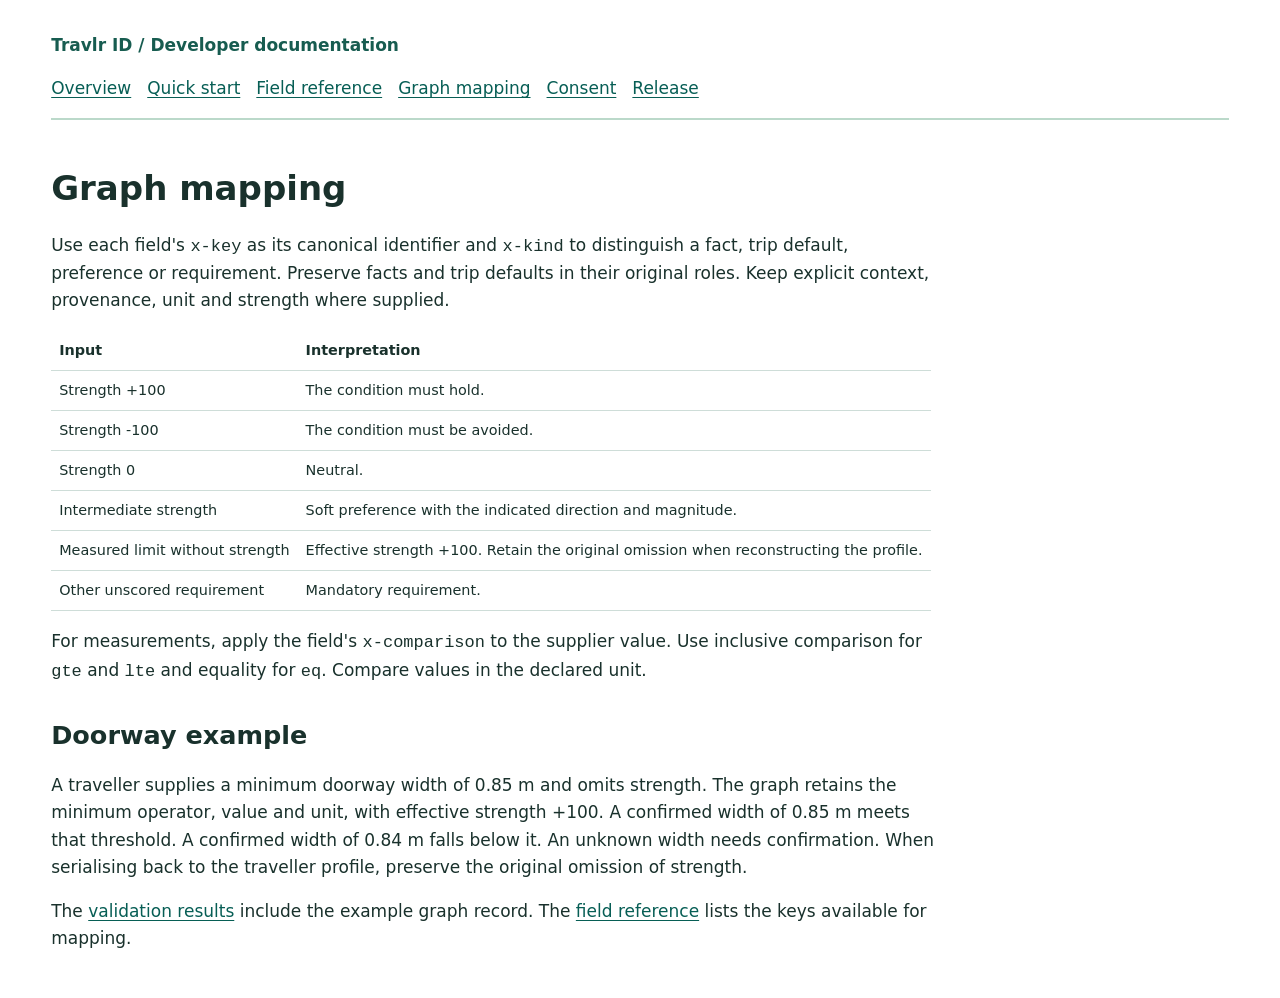
<file: graph-mapping.html>
<!doctype html><html lang="en"><meta charset="utf-8"><meta name="viewport" content="width=device-width,initial-scale=1"><title>Graph mapping | Travlr ID Global Traveler Profile</title><link rel="stylesheet" href="style.css"><body><header>Travlr ID / Developer documentation</header><nav aria-label="Documentation"><a href="index.html">Overview</a> <a href="quick-start.html">Quick start</a> <a href="field-reference.html">Field reference</a> <a href="graph-mapping.html">Graph mapping</a> <a href="consent.html">Consent</a> <a href="release-notes.html">Release</a></nav><main><h1 id="graph-mapping">Graph mapping</h1>
<p>Use each field's <code>x-key</code> as its canonical identifier and
<code>x-kind</code> to distinguish a fact, trip default, preference or
requirement. Preserve facts and trip defaults in their original roles.
Keep explicit context, provenance, unit and strength where supplied.</p>
<table>
<thead>
<tr class="header">
<th>Input</th>
<th>Interpretation</th>
</tr>
</thead>
<tbody>
<tr class="odd">
<td>Strength +100</td>
<td>The condition must hold.</td>
</tr>
<tr class="even">
<td>Strength -100</td>
<td>The condition must be avoided.</td>
</tr>
<tr class="odd">
<td>Strength 0</td>
<td>Neutral.</td>
</tr>
<tr class="even">
<td>Intermediate strength</td>
<td>Soft preference with the indicated direction and magnitude.</td>
</tr>
<tr class="odd">
<td>Measured limit without strength</td>
<td>Effective strength +100. Retain the original omission when
reconstructing the profile.</td>
</tr>
<tr class="even">
<td>Other unscored requirement</td>
<td>Mandatory requirement.</td>
</tr>
</tbody>
</table>
<p>For measurements, apply the field's <code>x-comparison</code> to the
supplier value. Use inclusive comparison for <code>gte</code> and
<code>lte</code> and equality for <code>eq</code>. Compare values in the
declared unit.</p>
<h2 id="doorway-example">Doorway example</h2>
<p>A traveller supplies a minimum doorway width of 0.85 m and omits
strength. The graph retains the minimum operator, value and unit, with
effective strength +100. A confirmed width of 0.85 m meets that
threshold. A confirmed width of 0.84 m falls below it. An unknown width
needs confirmation. When serialising back to the traveller profile,
preserve the original omission of strength.</p>
<p>The <a
href="traveler-profile/1.0.0/validation-results.json">validation
results</a> include the example graph record. The <a
href="field-reference.html">field reference</a> lists the keys available
for mapping.</p>
</main></body></html>
</file>
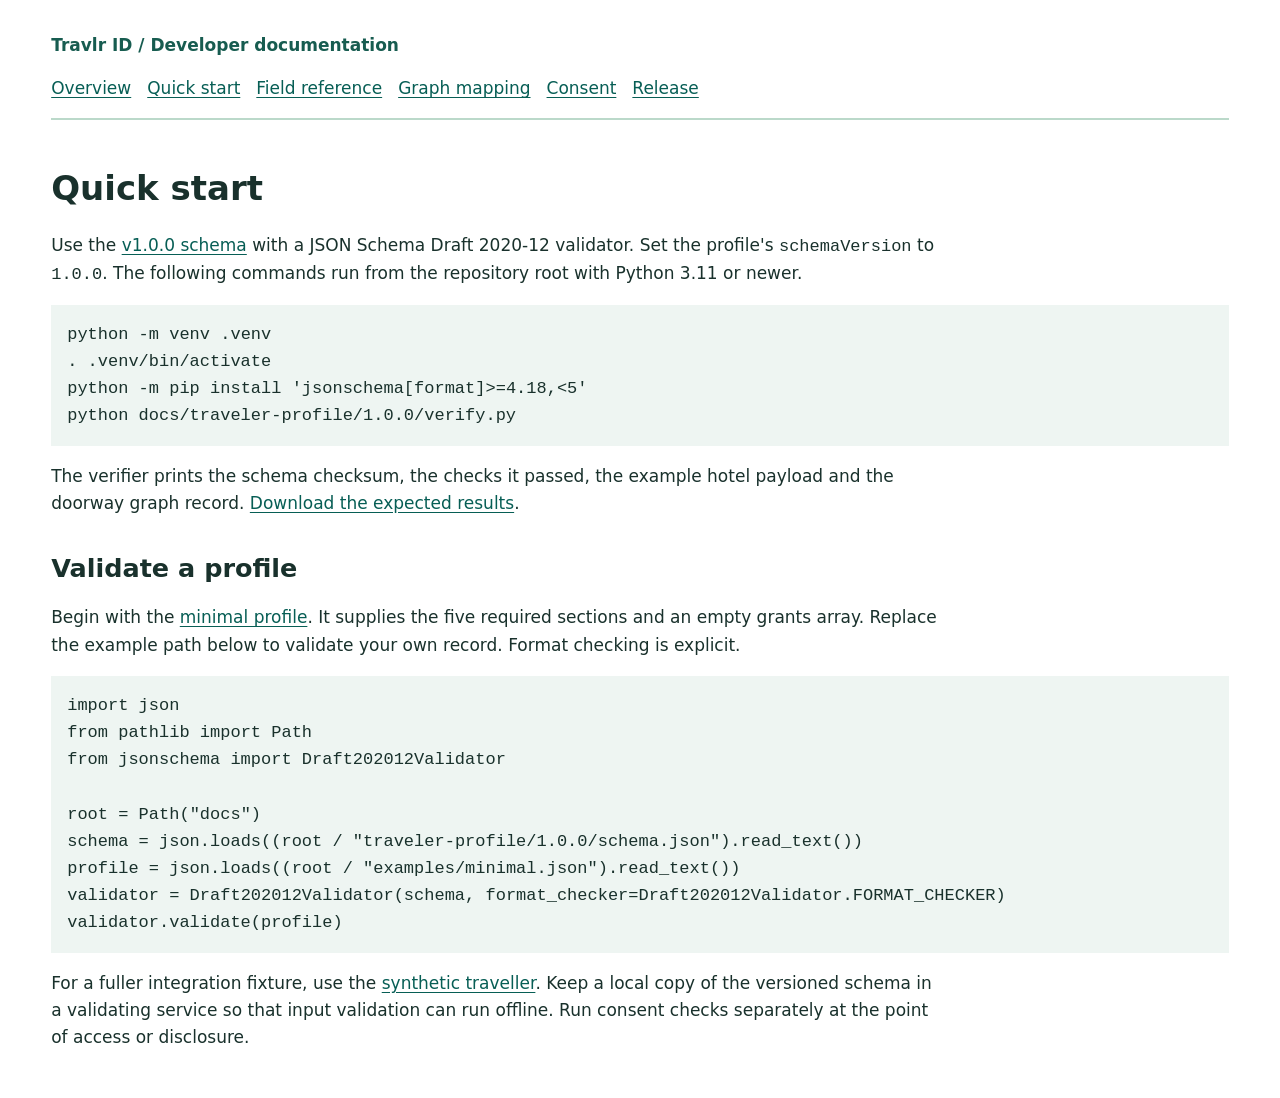
<file: quick-start.html>
<!doctype html><html lang="en"><meta charset="utf-8"><meta name="viewport" content="width=device-width,initial-scale=1"><title>Quick start | Travlr ID Global Traveler Profile</title><link rel="stylesheet" href="style.css"><body><header>Travlr ID / Developer documentation</header><nav aria-label="Documentation"><a href="index.html">Overview</a> <a href="quick-start.html">Quick start</a> <a href="field-reference.html">Field reference</a> <a href="graph-mapping.html">Graph mapping</a> <a href="consent.html">Consent</a> <a href="release-notes.html">Release</a></nav><main><h1 id="quick-start">Quick start</h1>
<p>Use the <a href="traveler-profile/1.0.0/schema.json">v1.0.0
schema</a> with a JSON Schema Draft 2020-12 validator. Set the profile's
<code>schemaVersion</code> to <code>1.0.0</code>. The following commands
run from the repository root with Python 3.11 or newer.</p>
<div class="sourceCode" id="cb1"><pre class="sourceCode sh"><code class="sourceCode bash"><span id="cb1-1"><a href="#cb1-1" aria-hidden="true" tabindex="-1"></a><span class="ex">python</span> <span class="at">-m</span> venv .venv</span>
<span id="cb1-2"><a href="#cb1-2" aria-hidden="true" tabindex="-1"></a><span class="bu">.</span> .venv/bin/activate</span>
<span id="cb1-3"><a href="#cb1-3" aria-hidden="true" tabindex="-1"></a><span class="ex">python</span> <span class="at">-m</span> pip install <span class="st">&#39;jsonschema[format]&gt;=4.18,&lt;5&#39;</span></span>
<span id="cb1-4"><a href="#cb1-4" aria-hidden="true" tabindex="-1"></a><span class="ex">python</span> docs/traveler-profile/1.0.0/verify.py</span></code></pre></div>
<p>The verifier prints the schema checksum, the checks it passed, the
example hotel payload and the doorway graph record. <a
href="traveler-profile/1.0.0/validation-results.json">Download the
expected results</a>.</p>
<h2 id="validate-a-profile">Validate a profile</h2>
<p>Begin with the <a href="examples/minimal.json">minimal profile</a>.
It supplies the five required sections and an empty grants array.
Replace the example path below to validate your own record. Format
checking is explicit.</p>
<div class="sourceCode" id="cb2"><pre
class="sourceCode python"><code class="sourceCode python"><span id="cb2-1"><a href="#cb2-1" aria-hidden="true" tabindex="-1"></a><span class="im">import</span> json</span>
<span id="cb2-2"><a href="#cb2-2" aria-hidden="true" tabindex="-1"></a><span class="im">from</span> pathlib <span class="im">import</span> Path</span>
<span id="cb2-3"><a href="#cb2-3" aria-hidden="true" tabindex="-1"></a><span class="im">from</span> jsonschema <span class="im">import</span> Draft202012Validator</span>
<span id="cb2-4"><a href="#cb2-4" aria-hidden="true" tabindex="-1"></a></span>
<span id="cb2-5"><a href="#cb2-5" aria-hidden="true" tabindex="-1"></a>root <span class="op">=</span> Path(<span class="st">&quot;docs&quot;</span>)</span>
<span id="cb2-6"><a href="#cb2-6" aria-hidden="true" tabindex="-1"></a>schema <span class="op">=</span> json.loads((root <span class="op">/</span> <span class="st">&quot;traveler-profile/1.0.0/schema.json&quot;</span>).read_text())</span>
<span id="cb2-7"><a href="#cb2-7" aria-hidden="true" tabindex="-1"></a>profile <span class="op">=</span> json.loads((root <span class="op">/</span> <span class="st">&quot;examples/minimal.json&quot;</span>).read_text())</span>
<span id="cb2-8"><a href="#cb2-8" aria-hidden="true" tabindex="-1"></a>validator <span class="op">=</span> Draft202012Validator(schema, format_checker<span class="op">=</span>Draft202012Validator.FORMAT_CHECKER)</span>
<span id="cb2-9"><a href="#cb2-9" aria-hidden="true" tabindex="-1"></a>validator.validate(profile)</span></code></pre></div>
<p>For a fuller integration fixture, use the <a
href="examples/traveller.json">synthetic traveller</a>. Keep a local
copy of the versioned schema in a validating service so that input
validation can run offline. Run consent checks separately at the point
of access or disclosure.</p>
</main></body></html>
</file>
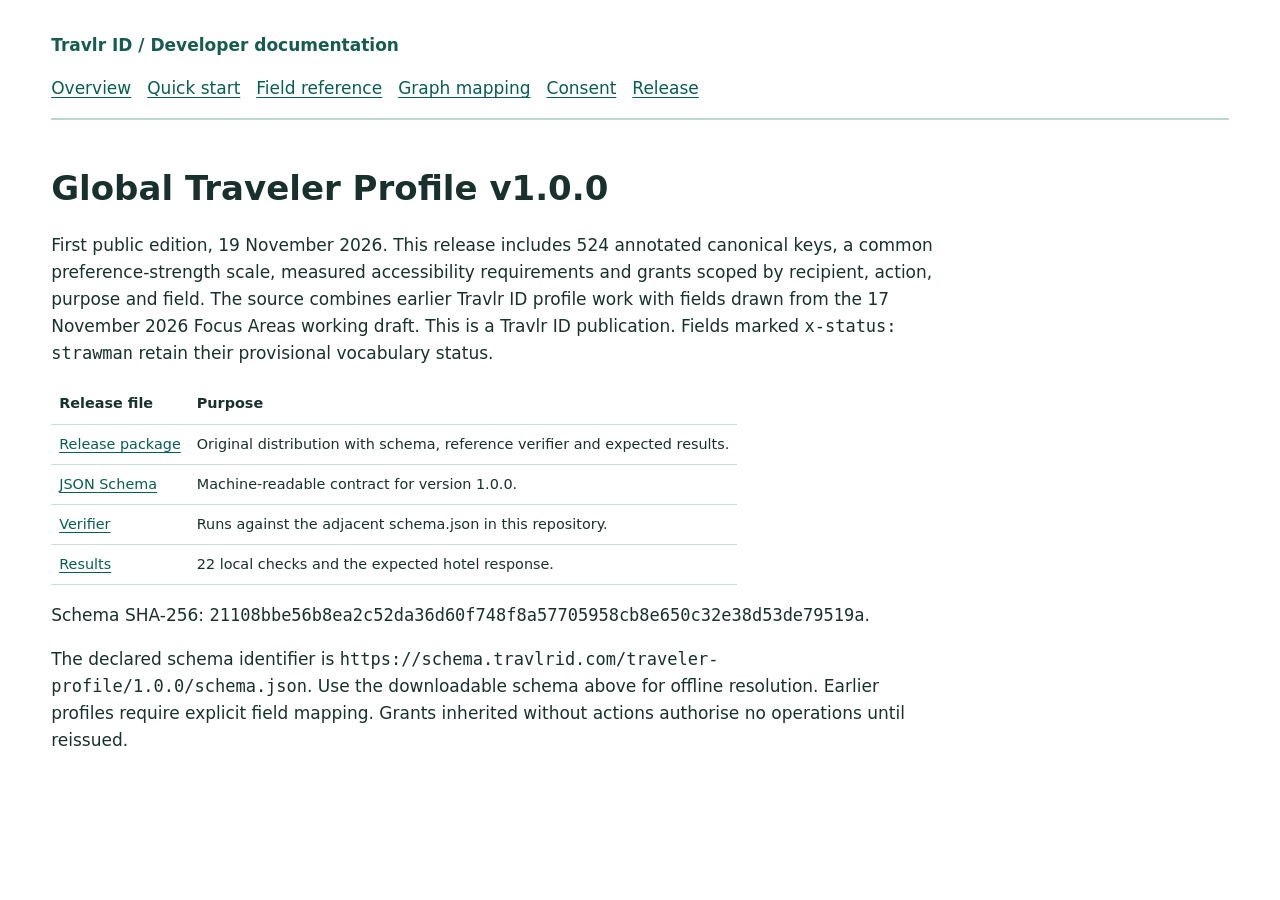
<file: release-notes.html>
<!doctype html><html lang="en"><meta charset="utf-8"><meta name="viewport" content="width=device-width,initial-scale=1"><title>Release | Travlr ID Global Traveler Profile</title><link rel="stylesheet" href="style.css"><body><header>Travlr ID / Developer documentation</header><nav aria-label="Documentation"><a href="index.html">Overview</a> <a href="quick-start.html">Quick start</a> <a href="field-reference.html">Field reference</a> <a href="graph-mapping.html">Graph mapping</a> <a href="consent.html">Consent</a> <a href="release-notes.html">Release</a></nav><main><h1 id="global-traveler-profile-v100">Global Traveler Profile
v1.0.0</h1>
<p>First public edition, 19 November 2026. This release includes 524
annotated canonical keys, a common preference-strength scale, measured
accessibility requirements and grants scoped by recipient, action,
purpose and field. The source combines earlier Travlr ID profile work
with fields drawn from the 17 November 2026 Focus Areas working draft.
This is a Travlr ID publication. Fields marked
<code>x-status: strawman</code> retain their provisional vocabulary
status.</p>
<table>
<thead>
<tr class="header">
<th>Release file</th>
<th>Purpose</th>
</tr>
</thead>
<tbody>
<tr class="odd">
<td><a
href="traveler-profile/1.0.0/Global_Traveler_Profile_v1.0.0.zip">Release
package</a></td>
<td>Original distribution with schema, reference verifier and expected
results.</td>
</tr>
<tr class="even">
<td><a href="traveler-profile/1.0.0/schema.json">JSON Schema</a></td>
<td>Machine-readable contract for version 1.0.0.</td>
</tr>
<tr class="odd">
<td><a href="traveler-profile/1.0.0/verify.py">Verifier</a></td>
<td>Runs against the adjacent schema.json in this repository.</td>
</tr>
<tr class="even">
<td><a
href="traveler-profile/1.0.0/validation-results.json">Results</a></td>
<td>22 local checks and the expected hotel response.</td>
</tr>
</tbody>
</table>
<p>Schema SHA-256:
<code>21108bbe56b8ea2c52da36d60f748f8a57705958cb8e650c32e38d53de79519a</code>.</p>
<p>The declared schema identifier is
<code>https://schema.travlrid.com/traveler-profile/1.0.0/schema.json</code>.
Use the downloadable schema above for offline resolution. Earlier
profiles require explicit field mapping. Grants inherited without
actions authorise no operations until reissued.</p>
</main></body></html>
</file>
<file: style.css>
body{font:17px/1.6 system-ui,sans-serif;color:#19312c;margin:0 auto;padding:2rem clamp(1rem,4vw,4rem);max-width:78rem}header{font-weight:700;color:#175c50}nav{display:flex;gap:1rem;flex-wrap:wrap;padding:1rem 0;border-bottom:2px solid #bbd9ca}a{color:#075e55;text-underline-offset:.18em}h1,h2{line-height:1.2;margin-top:1.4em}p,li{max-width:82ch}table{border-collapse:collapse;width:100%;font-size:.9rem;display:block;overflow:auto}td,th{padding:.5rem;text-align:left;border-bottom:1px solid #ceddd8}pre{padding:1rem;overflow:auto;background:#eef5f2}code{overflow-wrap:anywhere}nav a:focus-visible{outline:2px solid currentColor}
</file>
